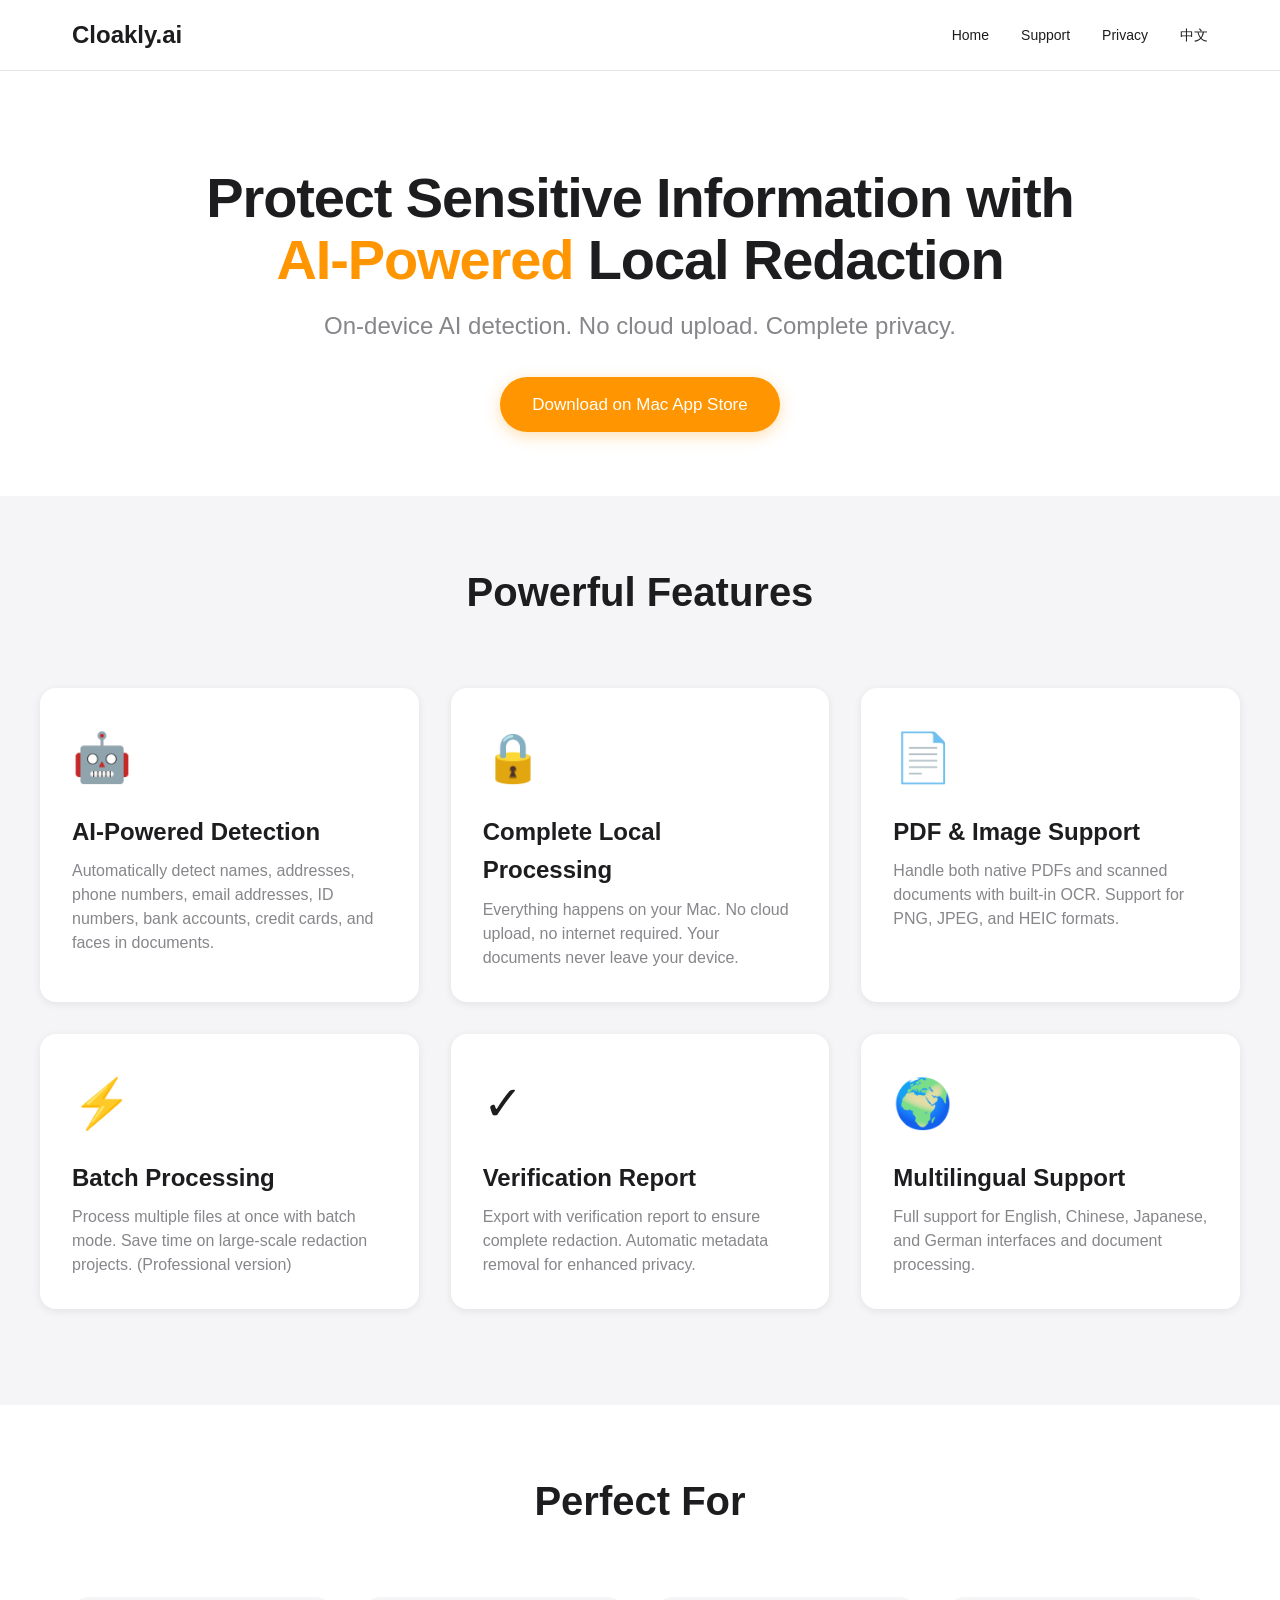
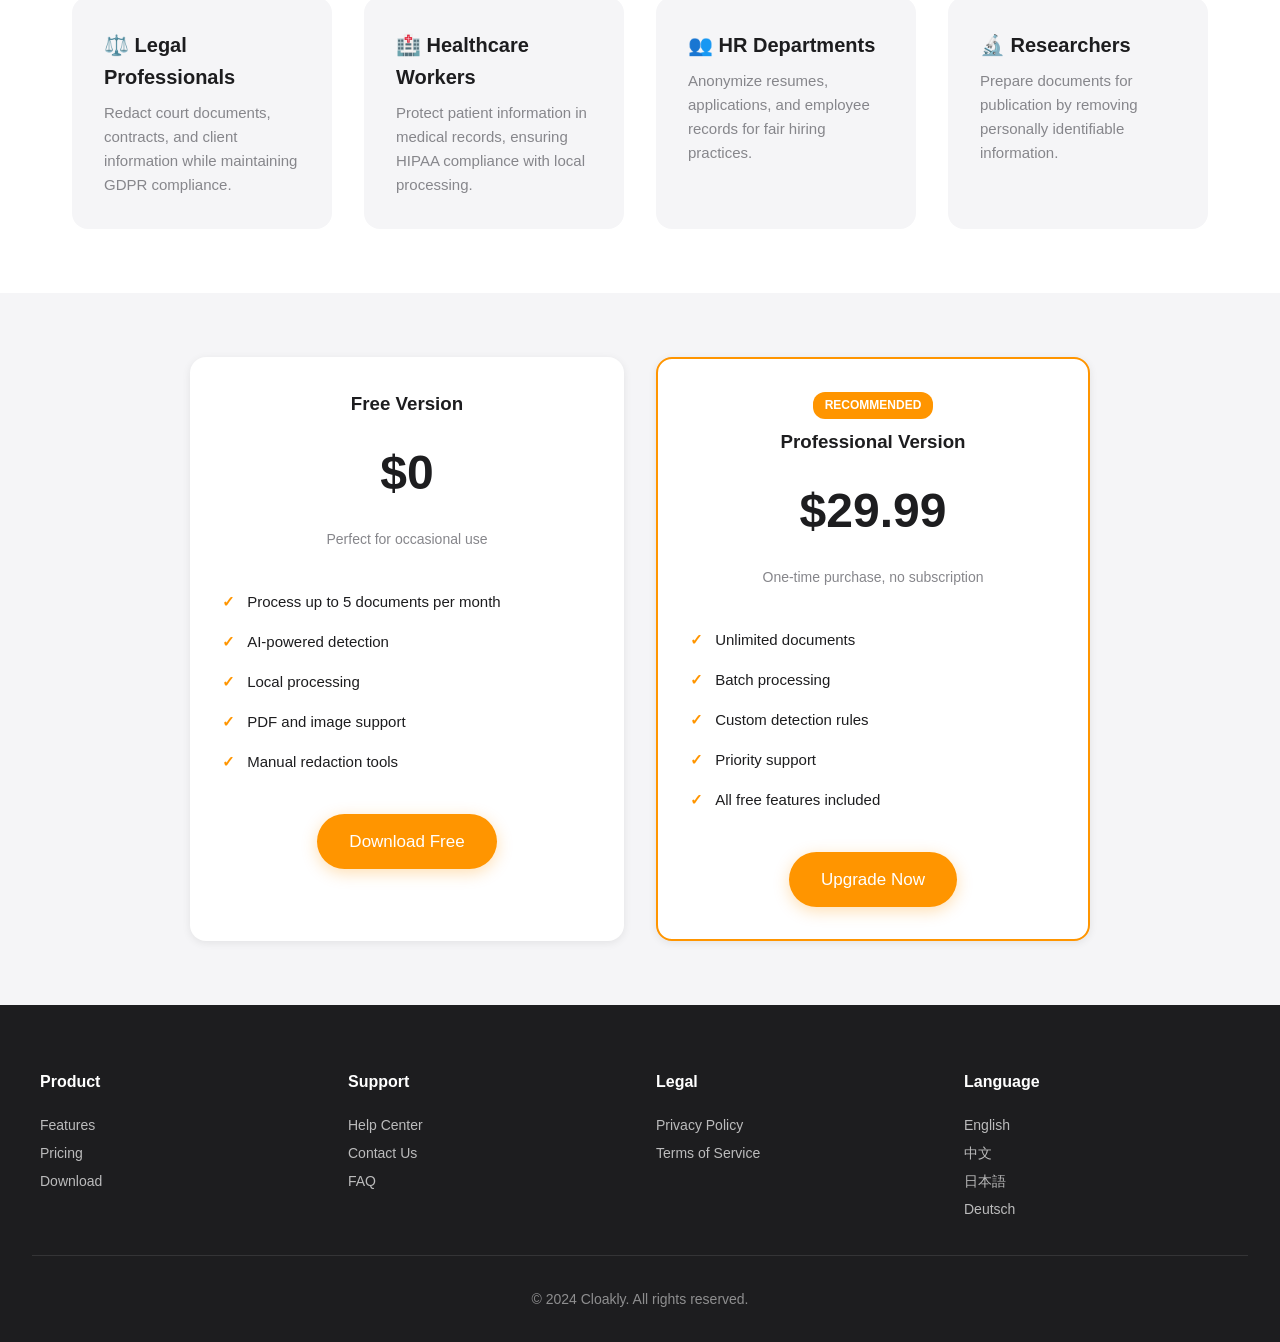
<file: index.html>
<!DOCTYPE html>
<html lang="en">
<head>
    <meta charset="UTF-8">
    <meta name="viewport" content="width=device-width, initial-scale=1.0">
    <meta name="description" content="Cloakly - AI-powered local document redaction tool. Protect sensitive information with on-device AI. No cloud upload, complete privacy.">
    <meta name="keywords" content="redaction, privacy, PDF, secure, local, document, AI, OCR, GDPR, confidential">
    <title>Cloakly - AI-Powered Local Document Redaction</title>
    <link rel="stylesheet" href="css/style.css">
</head>
<body>
    <header>
        <nav>
            <a href="index.html" class="logo">Cloakly.ai</a>
            <ul class="nav-links">
                <li><a href="index.html">Home</a></li>
                <li><a href="support.html">Support</a></li>
                <li><a href="privacy.html">Privacy</a></li>
                <li><a href="index-zh.html">中文</a></li>
            </ul>
        </nav>
    </header>

    <main>
        <section class="hero">
            <h1>Protect Sensitive Information with <span class="highlight">AI-Powered</span> Local Redaction</h1>
            <p>On-device AI detection. No cloud upload. Complete privacy.</p>
            <a href="https://apps.apple.com/app/cloakly" class="cta-button">Download on Mac App Store</a>
        </section>

        <section class="features">
            <div class="features-container">
                <h2 class="section-title">Powerful Features</h2>
                <div class="features-grid">
                    <div class="feature-card">
                        <div class="feature-icon">🤖</div>
                        <h3>AI-Powered Detection</h3>
                        <p>Automatically detect names, addresses, phone numbers, email addresses, ID numbers, bank accounts, credit cards, and faces in documents.</p>
                    </div>
                    <div class="feature-card">
                        <div class="feature-icon">🔒</div>
                        <h3>Complete Local Processing</h3>
                        <p>Everything happens on your Mac. No cloud upload, no internet required. Your documents never leave your device.</p>
                    </div>
                    <div class="feature-card">
                        <div class="feature-icon">📄</div>
                        <h3>PDF & Image Support</h3>
                        <p>Handle both native PDFs and scanned documents with built-in OCR. Support for PNG, JPEG, and HEIC formats.</p>
                    </div>
                    <div class="feature-card">
                        <div class="feature-icon">⚡</div>
                        <h3>Batch Processing</h3>
                        <p>Process multiple files at once with batch mode. Save time on large-scale redaction projects. (Professional version)</p>
                    </div>
                    <div class="feature-card">
                        <div class="feature-icon">✓</div>
                        <h3>Verification Report</h3>
                        <p>Export with verification report to ensure complete redaction. Automatic metadata removal for enhanced privacy.</p>
                    </div>
                    <div class="feature-card">
                        <div class="feature-icon">🌍</div>
                        <h3>Multilingual Support</h3>
                        <p>Full support for English, Chinese, Japanese, and German interfaces and document processing.</p>
                    </div>
                </div>
            </div>
        </section>

        <section class="use-cases">
            <h2 class="section-title">Perfect For</h2>
            <div class="use-cases-list">
                <div class="use-case">
                    <h3>⚖️ Legal Professionals</h3>
                    <p>Redact court documents, contracts, and client information while maintaining GDPR compliance.</p>
                </div>
                <div class="use-case">
                    <h3>🏥 Healthcare Workers</h3>
                    <p>Protect patient information in medical records, ensuring HIPAA compliance with local processing.</p>
                </div>
                <div class="use-case">
                    <h3>👥 HR Departments</h3>
                    <p>Anonymize resumes, applications, and employee records for fair hiring practices.</p>
                </div>
                <div class="use-case">
                    <h3>🔬 Researchers</h3>
                    <p>Prepare documents for publication by removing personally identifiable information.</p>
                </div>
            </div>
        </section>

        <section class="pricing">
            <div class="pricing-container">
                <div class="pricing-card">
                    <h3>Free Version</h3>
                    <p class="price">$0</p>
                    <p class="price-description">Perfect for occasional use</p>
                    <ul class="features-list">
                        <li>Process up to 5 documents per month</li>
                        <li>AI-powered detection</li>
                        <li>Local processing</li>
                        <li>PDF and image support</li>
                        <li>Manual redaction tools</li>
                    </ul>
                    <a href="https://apps.apple.com/app/cloakly" class="cta-button">Download Free</a>
                </div>
                <div class="pricing-card featured">
                    <span class="badge">RECOMMENDED</span>
                    <h3>Professional Version</h3>
                    <p class="price">$29.99</p>
                    <p class="price-description">One-time purchase, no subscription</p>
                    <ul class="features-list">
                        <li>Unlimited documents</li>
                        <li>Batch processing</li>
                        <li>Custom detection rules</li>
                        <li>Priority support</li>
                        <li>All free features included</li>
                    </ul>
                    <a href="https://apps.apple.com/app/cloakly" class="cta-button">Upgrade Now</a>
                </div>
            </div>
        </section>
    </main>

    <footer>
        <div class="footer-content">
            <div class="footer-section">
                <h4>Product</h4>
                <ul>
                    <li><a href="index.html">Features</a></li>
                    <li><a href="index.html#pricing">Pricing</a></li>
                    <li><a href="https://apps.apple.com/app/cloakly">Download</a></li>
                </ul>
            </div>
            <div class="footer-section">
                <h4>Support</h4>
                <ul>
                    <li><a href="support.html">Help Center</a></li>
                    <li><a href="support.html#contact">Contact Us</a></li>
                    <li><a href="support.html#faq">FAQ</a></li>
                </ul>
            </div>
            <div class="footer-section">
                <h4>Legal</h4>
                <ul>
                    <li><a href="privacy.html">Privacy Policy</a></li>
                    <li><a href="privacy.html#terms">Terms of Service</a></li>
                </ul>
            </div>
            <div class="footer-section">
                <h4>Language</h4>
                <ul>
                    <li><a href="index.html">English</a></li>
                    <li><a href="index-zh.html">中文</a></li>
                    <li><a href="index-ja.html">日本語</a></li>
                    <li><a href="index-de.html">Deutsch</a></li>
                </ul>
            </div>
        </div>
        <div class="footer-bottom">
            <p>&copy; 2024 Cloakly. All rights reserved.</p>
        </div>
    </footer>
</body>
</html>
</file>
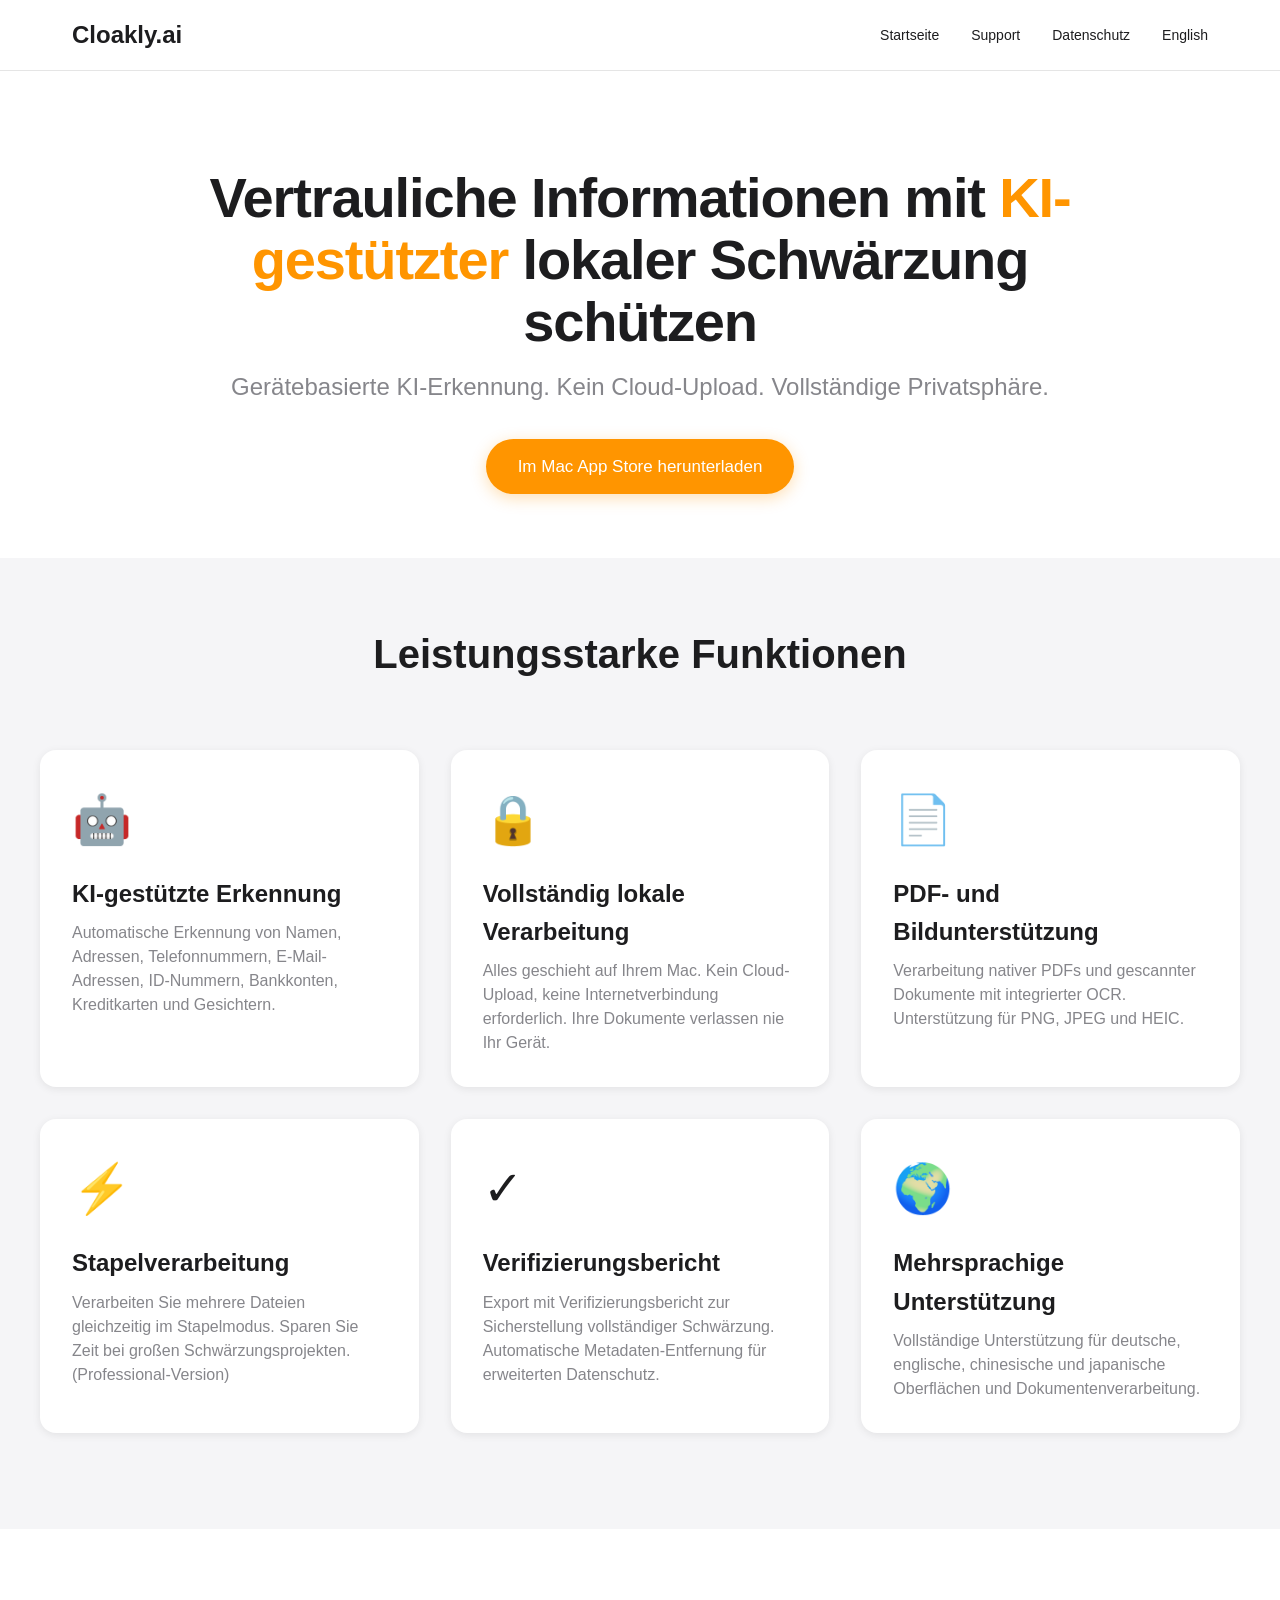
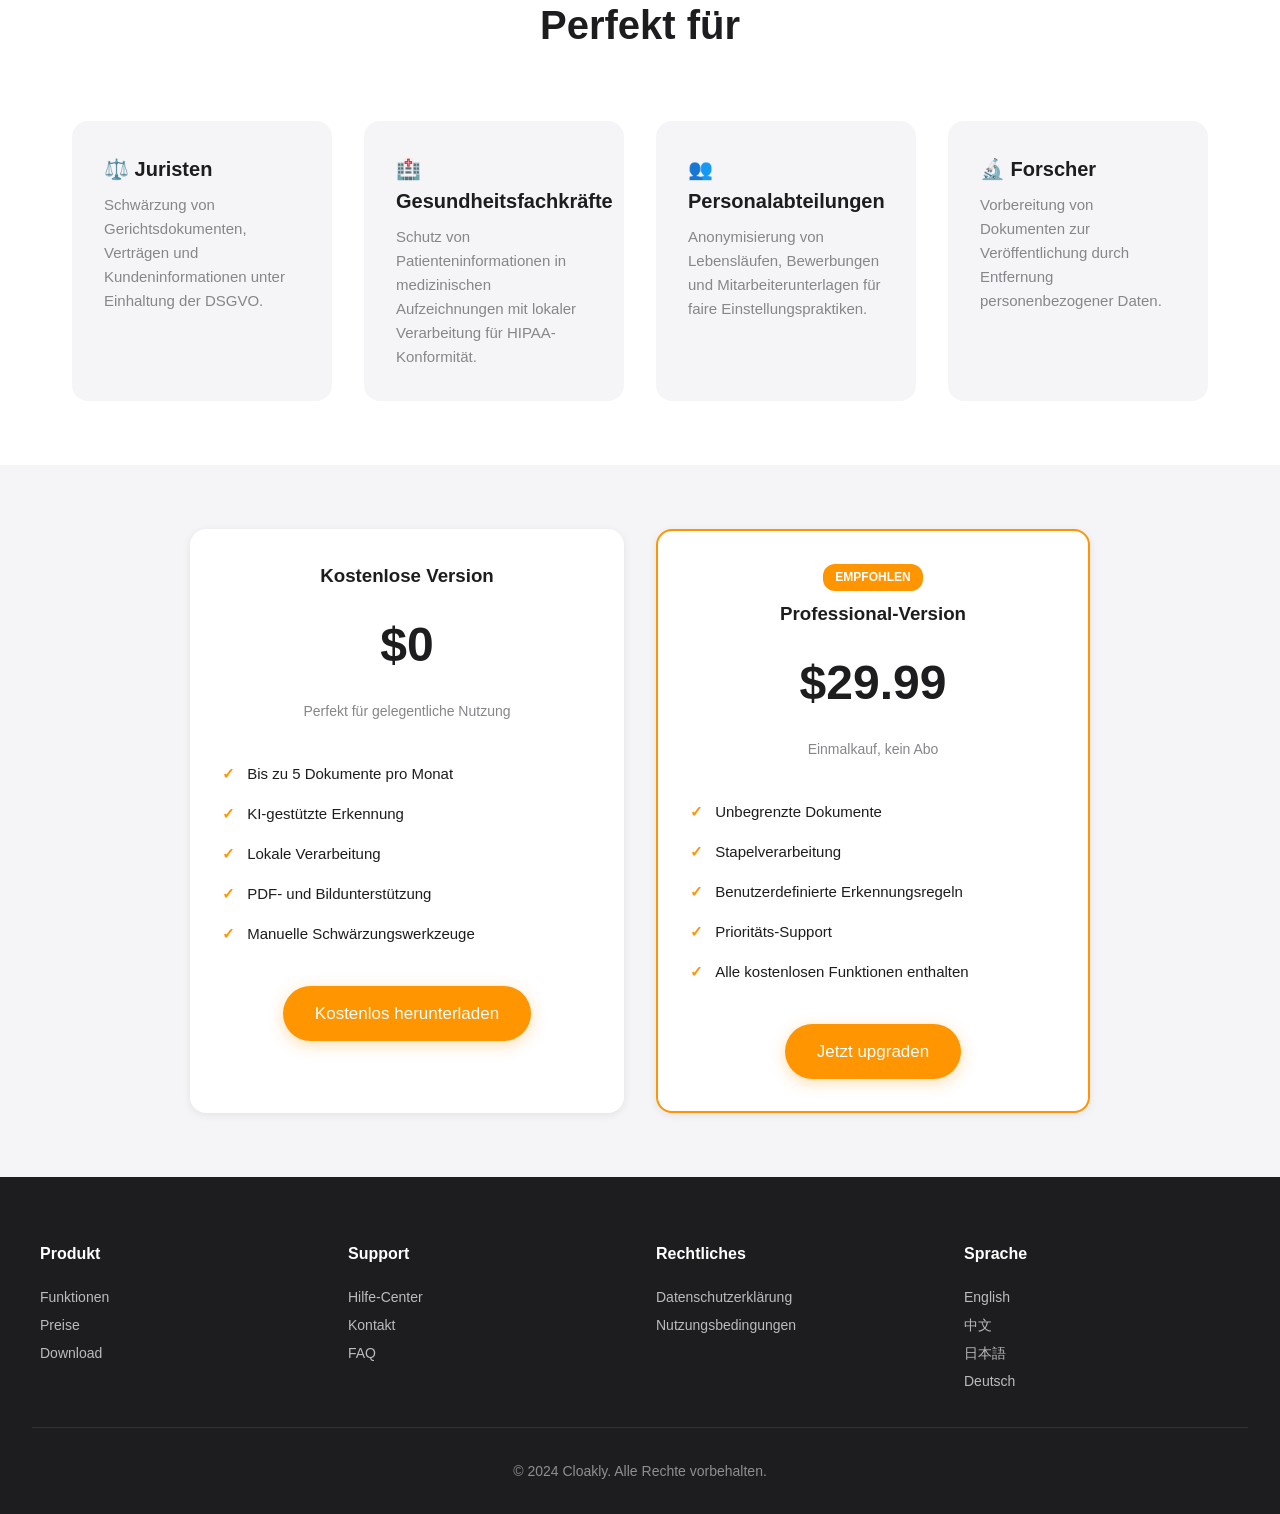
<file: index-de.html>
<!DOCTYPE html>
<html lang="de">
<head>
    <meta charset="UTF-8">
    <meta name="viewport" content="width=device-width, initial-scale=1.0">
    <meta name="description" content="Cloakly - KI-gestütztes lokales Dokumenten-Schwärzungstool. Schützen Sie vertrauliche Informationen mit gerätebasierter KI. Keine Cloud, vollständige Privatsphäre.">
    <meta name="keywords" content="Schwärzung,Datenschutz,PDF,sicher,lokal,Dokument,vertraulich,OCR,DSGVO,anonymisieren">
    <title>Cloakly - KI-gestützte lokale Dokumentenschwärzung</title>
    <link rel="stylesheet" href="css/style.css">
</head>
<body>
    <header>
        <nav>
            <a href="index-de.html" class="logo">Cloakly.ai</a>
            <ul class="nav-links">
                <li><a href="index-de.html">Startseite</a></li>
                <li><a href="support-de.html">Support</a></li>
                <li><a href="privacy-de.html">Datenschutz</a></li>
                <li><a href="index.html">English</a></li>
            </ul>
        </nav>
    </header>

    <main>
        <section class="hero">
            <h1>Vertrauliche Informationen mit <span class="highlight">KI-gestützter</span> lokaler Schwärzung schützen</h1>
            <p>Gerätebasierte KI-Erkennung. Kein Cloud-Upload. Vollständige Privatsphäre.</p>
            <a href="https://apps.apple.com/app/cloakly" class="cta-button">Im Mac App Store herunterladen</a>
        </section>

        <section class="features">
            <div class="features-container">
                <h2 class="section-title">Leistungsstarke Funktionen</h2>
                <div class="features-grid">
                    <div class="feature-card">
                        <div class="feature-icon">🤖</div>
                        <h3>KI-gestützte Erkennung</h3>
                        <p>Automatische Erkennung von Namen, Adressen, Telefonnummern, E-Mail-Adressen, ID-Nummern, Bankkonten, Kreditkarten und Gesichtern.</p>
                    </div>
                    <div class="feature-card">
                        <div class="feature-icon">🔒</div>
                        <h3>Vollständig lokale Verarbeitung</h3>
                        <p>Alles geschieht auf Ihrem Mac. Kein Cloud-Upload, keine Internetverbindung erforderlich. Ihre Dokumente verlassen nie Ihr Gerät.</p>
                    </div>
                    <div class="feature-card">
                        <div class="feature-icon">📄</div>
                        <h3>PDF- und Bildunterstützung</h3>
                        <p>Verarbeitung nativer PDFs und gescannter Dokumente mit integrierter OCR. Unterstützung für PNG, JPEG und HEIC.</p>
                    </div>
                    <div class="feature-card">
                        <div class="feature-icon">⚡</div>
                        <h3>Stapelverarbeitung</h3>
                        <p>Verarbeiten Sie mehrere Dateien gleichzeitig im Stapelmodus. Sparen Sie Zeit bei großen Schwärzungsprojekten. (Professional-Version)</p>
                    </div>
                    <div class="feature-card">
                        <div class="feature-icon">✓</div>
                        <h3>Verifizierungsbericht</h3>
                        <p>Export mit Verifizierungsbericht zur Sicherstellung vollständiger Schwärzung. Automatische Metadaten-Entfernung für erweiterten Datenschutz.</p>
                    </div>
                    <div class="feature-card">
                        <div class="feature-icon">🌍</div>
                        <h3>Mehrsprachige Unterstützung</h3>
                        <p>Vollständige Unterstützung für deutsche, englische, chinesische und japanische Oberflächen und Dokumentenverarbeitung.</p>
                    </div>
                </div>
            </div>
        </section>

        <section class="use-cases">
            <h2 class="section-title">Perfekt für</h2>
            <div class="use-cases-list">
                <div class="use-case">
                    <h3>⚖️ Juristen</h3>
                    <p>Schwärzung von Gerichtsdokumenten, Verträgen und Kundeninformationen unter Einhaltung der DSGVO.</p>
                </div>
                <div class="use-case">
                    <h3>🏥 Gesundheitsfachkräfte</h3>
                    <p>Schutz von Patienteninformationen in medizinischen Aufzeichnungen mit lokaler Verarbeitung für HIPAA-Konformität.</p>
                </div>
                <div class="use-case">
                    <h3>👥 Personalabteilungen</h3>
                    <p>Anonymisierung von Lebensläufen, Bewerbungen und Mitarbeiterunterlagen für faire Einstellungspraktiken.</p>
                </div>
                <div class="use-case">
                    <h3>🔬 Forscher</h3>
                    <p>Vorbereitung von Dokumenten zur Veröffentlichung durch Entfernung personenbezogener Daten.</p>
                </div>
            </div>
        </section>

        <section class="pricing">
            <div class="pricing-container">
                <div class="pricing-card">
                    <h3>Kostenlose Version</h3>
                    <p class="price">$0</p>
                    <p class="price-description">Perfekt für gelegentliche Nutzung</p>
                    <ul class="features-list">
                        <li>Bis zu 5 Dokumente pro Monat</li>
                        <li>KI-gestützte Erkennung</li>
                        <li>Lokale Verarbeitung</li>
                        <li>PDF- und Bildunterstützung</li>
                        <li>Manuelle Schwärzungswerkzeuge</li>
                    </ul>
                    <a href="https://apps.apple.com/app/cloakly" class="cta-button">Kostenlos herunterladen</a>
                </div>
                <div class="pricing-card featured">
                    <span class="badge">EMPFOHLEN</span>
                    <h3>Professional-Version</h3>
                    <p class="price">$29.99</p>
                    <p class="price-description">Einmalkauf, kein Abo</p>
                    <ul class="features-list">
                        <li>Unbegrenzte Dokumente</li>
                        <li>Stapelverarbeitung</li>
                        <li>Benutzerdefinierte Erkennungsregeln</li>
                        <li>Prioritäts-Support</li>
                        <li>Alle kostenlosen Funktionen enthalten</li>
                    </ul>
                    <a href="https://apps.apple.com/app/cloakly" class="cta-button">Jetzt upgraden</a>
                </div>
            </div>
        </section>
    </main>

    <footer>
        <div class="footer-content">
            <div class="footer-section">
                <h4>Produkt</h4>
                <ul>
                    <li><a href="index-de.html">Funktionen</a></li>
                    <li><a href="index-de.html#pricing">Preise</a></li>
                    <li><a href="https://apps.apple.com/app/cloakly">Download</a></li>
                </ul>
            </div>
            <div class="footer-section">
                <h4>Support</h4>
                <ul>
                    <li><a href="support-de.html">Hilfe-Center</a></li>
                    <li><a href="support-de.html#contact">Kontakt</a></li>
                    <li><a href="support-de.html#faq">FAQ</a></li>
                </ul>
            </div>
            <div class="footer-section">
                <h4>Rechtliches</h4>
                <ul>
                    <li><a href="privacy-de.html">Datenschutzerklärung</a></li>
                    <li><a href="privacy-de.html#terms">Nutzungsbedingungen</a></li>
                </ul>
            </div>
            <div class="footer-section">
                <h4>Sprache</h4>
                <ul>
                    <li><a href="index.html">English</a></li>
                    <li><a href="index-zh.html">中文</a></li>
                    <li><a href="index-ja.html">日本語</a></li>
                    <li><a href="index-de.html">Deutsch</a></li>
                </ul>
            </div>
        </div>
        <div class="footer-bottom">
            <p>&copy; 2024 Cloakly. Alle Rechte vorbehalten.</p>
        </div>
    </footer>
</body>
</html>
</file>
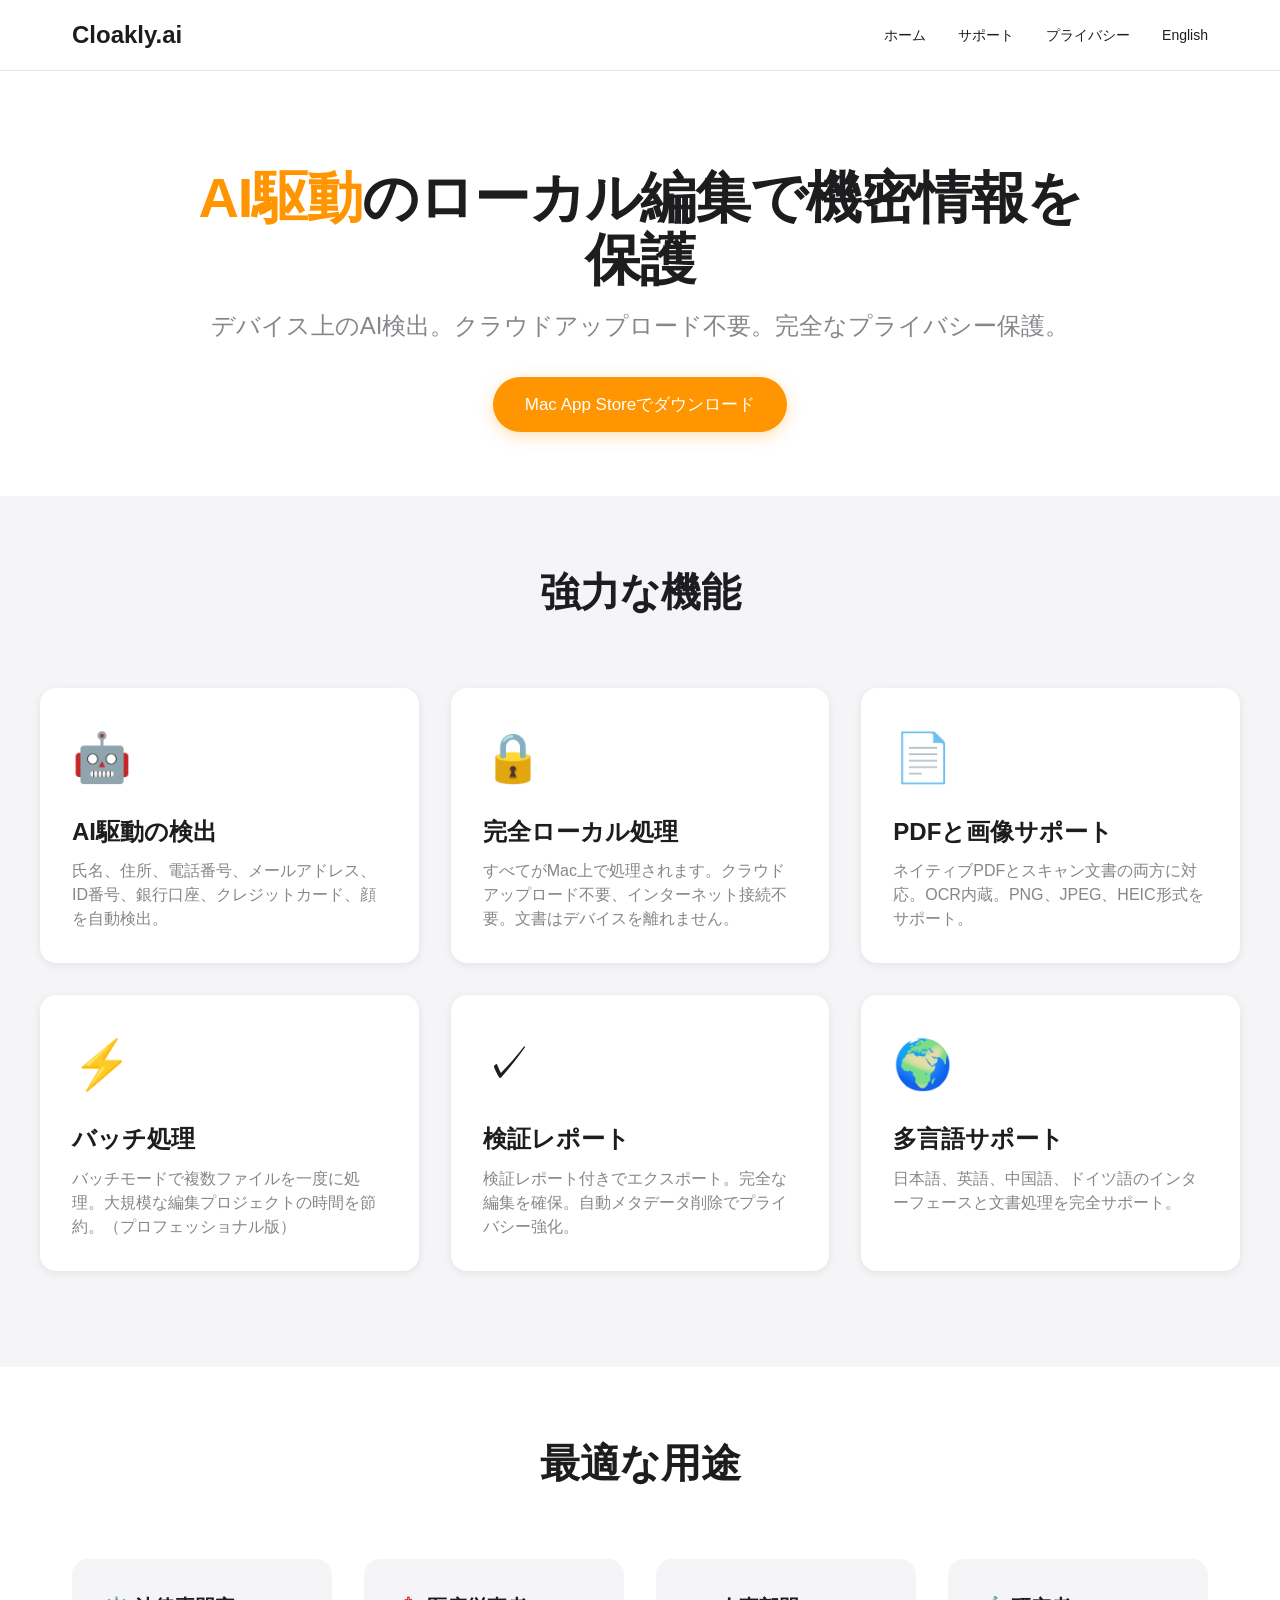
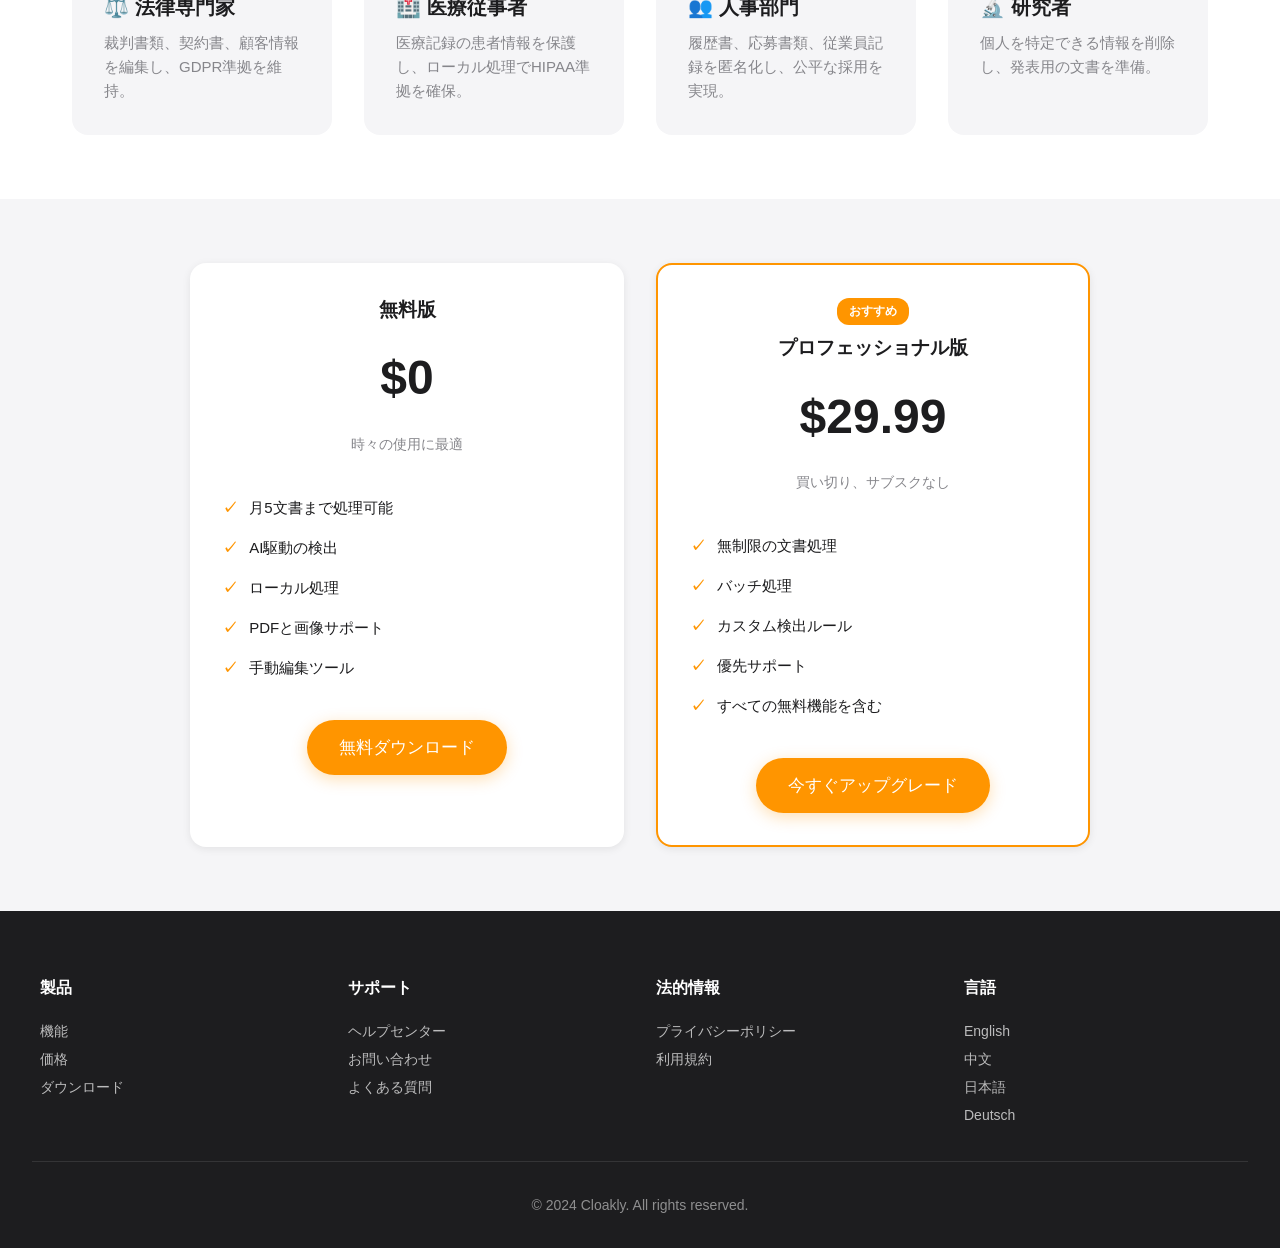
<file: index-ja.html>
<!DOCTYPE html>
<html lang="ja">
<head>
    <meta charset="UTF-8">
    <meta name="viewport" content="width=device-width, initial-scale=1.0">
    <meta name="description" content="Cloakly - AI駆動のローカル文書編集ツール。デバイス上のAIで機密情報を保護。クラウド不要、完全なプライバシー保護。">
    <meta name="keywords" content="編集,プライバシー,PDF,セキュア,ローカル,文書,機密,OCR,個人情報保護,匿名化">
    <title>Cloakly - AI駆動のローカル文書編集ツール</title>
    <link rel="stylesheet" href="css/style.css">
</head>
<body>
    <header>
        <nav>
            <a href="index-ja.html" class="logo">Cloakly.ai</a>
            <ul class="nav-links">
                <li><a href="index-ja.html">ホーム</a></li>
                <li><a href="support-ja.html">サポート</a></li>
                <li><a href="privacy-ja.html">プライバシー</a></li>
                <li><a href="index.html">English</a></li>
            </ul>
        </nav>
    </header>

    <main>
        <section class="hero">
            <h1><span class="highlight">AI駆動</span>のローカル編集で機密情報を保護</h1>
            <p>デバイス上のAI検出。クラウドアップロード不要。完全なプライバシー保護。</p>
            <a href="https://apps.apple.com/app/cloakly" class="cta-button">Mac App Storeでダウンロード</a>
        </section>

        <section class="features">
            <div class="features-container">
                <h2 class="section-title">強力な機能</h2>
                <div class="features-grid">
                    <div class="feature-card">
                        <div class="feature-icon">🤖</div>
                        <h3>AI駆動の検出</h3>
                        <p>氏名、住所、電話番号、メールアドレス、ID番号、銀行口座、クレジットカード、顔を自動検出。</p>
                    </div>
                    <div class="feature-card">
                        <div class="feature-icon">🔒</div>
                        <h3>完全ローカル処理</h3>
                        <p>すべてがMac上で処理されます。クラウドアップロード不要、インターネット接続不要。文書はデバイスを離れません。</p>
                    </div>
                    <div class="feature-card">
                        <div class="feature-icon">📄</div>
                        <h3>PDFと画像サポート</h3>
                        <p>ネイティブPDFとスキャン文書の両方に対応。OCR内蔵。PNG、JPEG、HEIC形式をサポート。</p>
                    </div>
                    <div class="feature-card">
                        <div class="feature-icon">⚡</div>
                        <h3>バッチ処理</h3>
                        <p>バッチモードで複数ファイルを一度に処理。大規模な編集プロジェクトの時間を節約。（プロフェッショナル版）</p>
                    </div>
                    <div class="feature-card">
                        <div class="feature-icon">✓</div>
                        <h3>検証レポート</h3>
                        <p>検証レポート付きでエクスポート。完全な編集を確保。自動メタデータ削除でプライバシー強化。</p>
                    </div>
                    <div class="feature-card">
                        <div class="feature-icon">🌍</div>
                        <h3>多言語サポート</h3>
                        <p>日本語、英語、中国語、ドイツ語のインターフェースと文書処理を完全サポート。</p>
                    </div>
                </div>
            </div>
        </section>

        <section class="use-cases">
            <h2 class="section-title">最適な用途</h2>
            <div class="use-cases-list">
                <div class="use-case">
                    <h3>⚖️ 法律専門家</h3>
                    <p>裁判書類、契約書、顧客情報を編集し、GDPR準拠を維持。</p>
                </div>
                <div class="use-case">
                    <h3>🏥 医療従事者</h3>
                    <p>医療記録の患者情報を保護し、ローカル処理でHIPAA準拠を確保。</p>
                </div>
                <div class="use-case">
                    <h3>👥 人事部門</h3>
                    <p>履歴書、応募書類、従業員記録を匿名化し、公平な採用を実現。</p>
                </div>
                <div class="use-case">
                    <h3>🔬 研究者</h3>
                    <p>個人を特定できる情報を削除し、発表用の文書を準備。</p>
                </div>
            </div>
        </section>

        <section class="pricing">
            <div class="pricing-container">
                <div class="pricing-card">
                    <h3>無料版</h3>
                    <p class="price">$0</p>
                    <p class="price-description">時々の使用に最適</p>
                    <ul class="features-list">
                        <li>月5文書まで処理可能</li>
                        <li>AI駆動の検出</li>
                        <li>ローカル処理</li>
                        <li>PDFと画像サポート</li>
                        <li>手動編集ツール</li>
                    </ul>
                    <a href="https://apps.apple.com/app/cloakly" class="cta-button">無料ダウンロード</a>
                </div>
                <div class="pricing-card featured">
                    <span class="badge">おすすめ</span>
                    <h3>プロフェッショナル版</h3>
                    <p class="price">$29.99</p>
                    <p class="price-description">買い切り、サブスクなし</p>
                    <ul class="features-list">
                        <li>無制限の文書処理</li>
                        <li>バッチ処理</li>
                        <li>カスタム検出ルール</li>
                        <li>優先サポート</li>
                        <li>すべての無料機能を含む</li>
                    </ul>
                    <a href="https://apps.apple.com/app/cloakly" class="cta-button">今すぐアップグレード</a>
                </div>
            </div>
        </section>
    </main>

    <footer>
        <div class="footer-content">
            <div class="footer-section">
                <h4>製品</h4>
                <ul>
                    <li><a href="index-ja.html">機能</a></li>
                    <li><a href="index-ja.html#pricing">価格</a></li>
                    <li><a href="https://apps.apple.com/app/cloakly">ダウンロード</a></li>
                </ul>
            </div>
            <div class="footer-section">
                <h4>サポート</h4>
                <ul>
                    <li><a href="support-ja.html">ヘルプセンター</a></li>
                    <li><a href="support-ja.html#contact">お問い合わせ</a></li>
                    <li><a href="support-ja.html#faq">よくある質問</a></li>
                </ul>
            </div>
            <div class="footer-section">
                <h4>法的情報</h4>
                <ul>
                    <li><a href="privacy-ja.html">プライバシーポリシー</a></li>
                    <li><a href="privacy-ja.html#terms">利用規約</a></li>
                </ul>
            </div>
            <div class="footer-section">
                <h4>言語</h4>
                <ul>
                    <li><a href="index.html">English</a></li>
                    <li><a href="index-zh.html">中文</a></li>
                    <li><a href="index-ja.html">日本語</a></li>
                    <li><a href="index-de.html">Deutsch</a></li>
                </ul>
            </div>
        </div>
        <div class="footer-bottom">
            <p>&copy; 2024 Cloakly. All rights reserved.</p>
        </div>
    </footer>
</body>
</html>
</file>
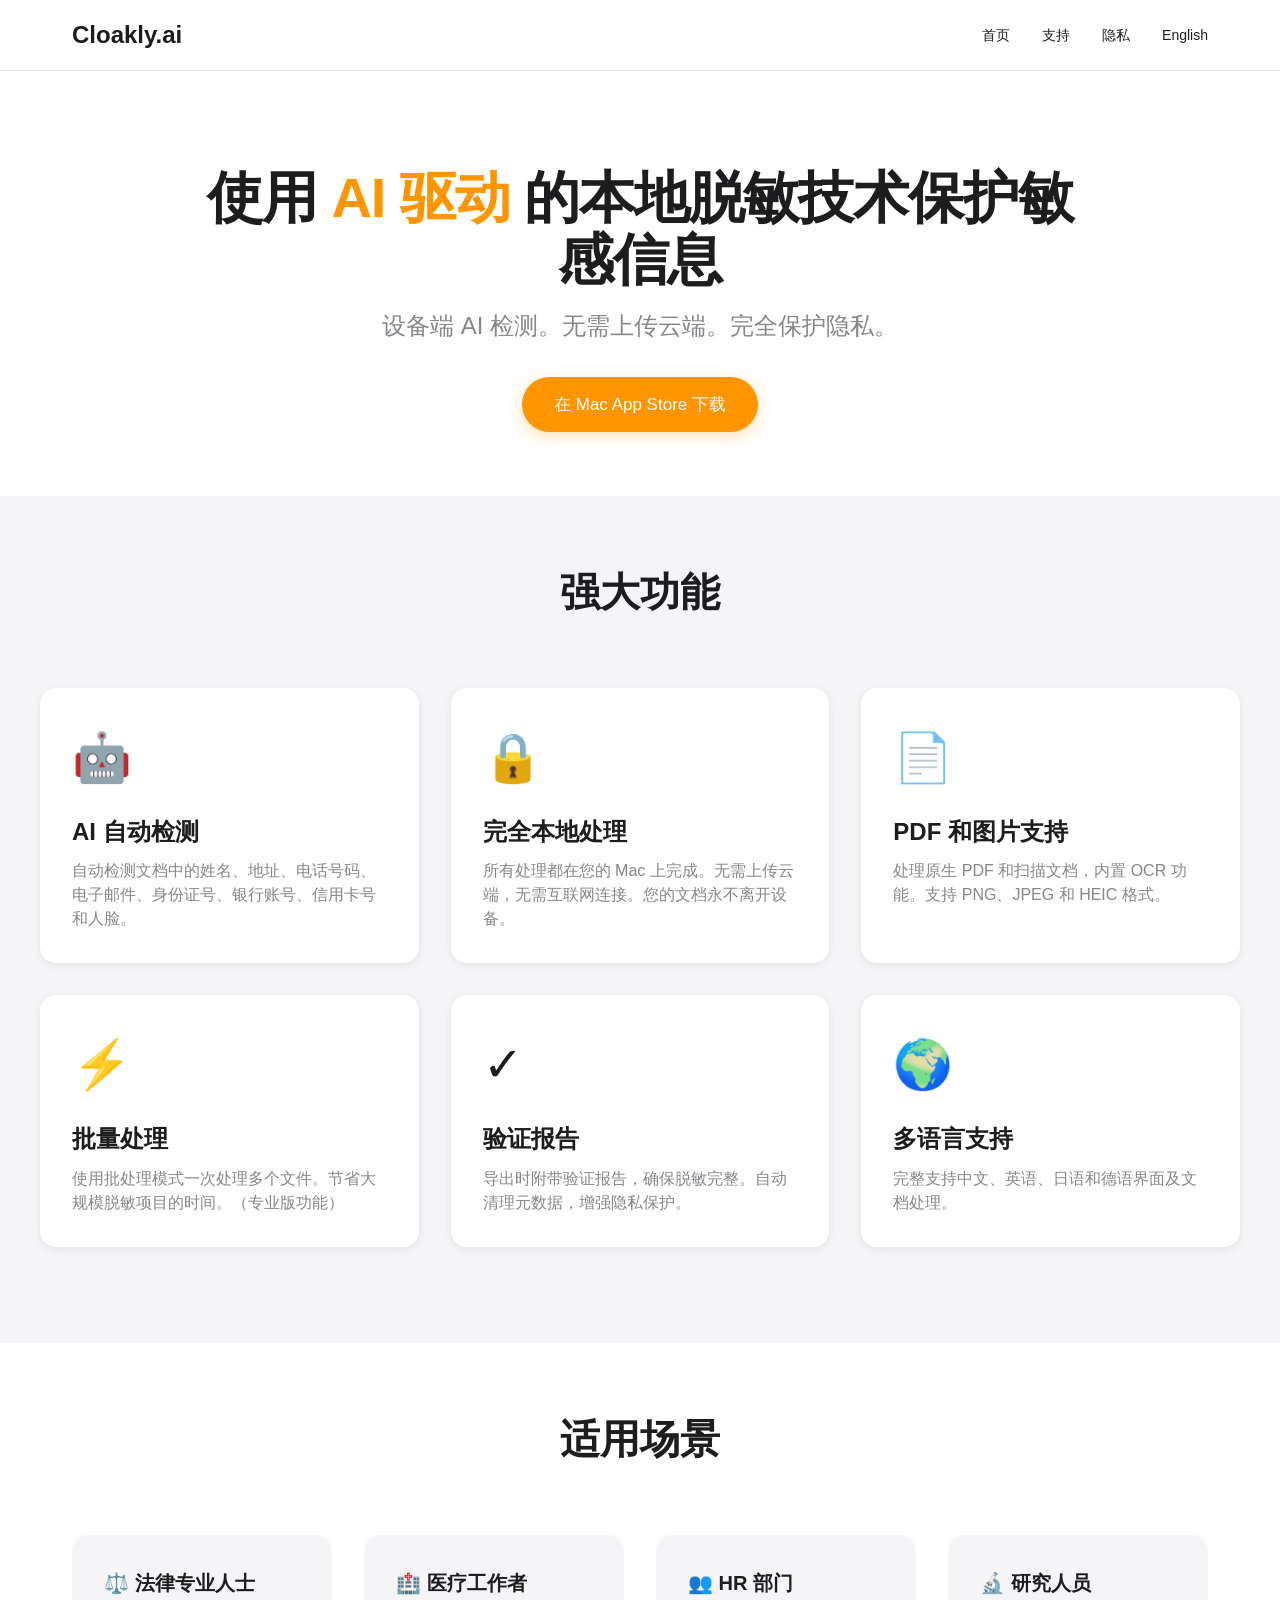
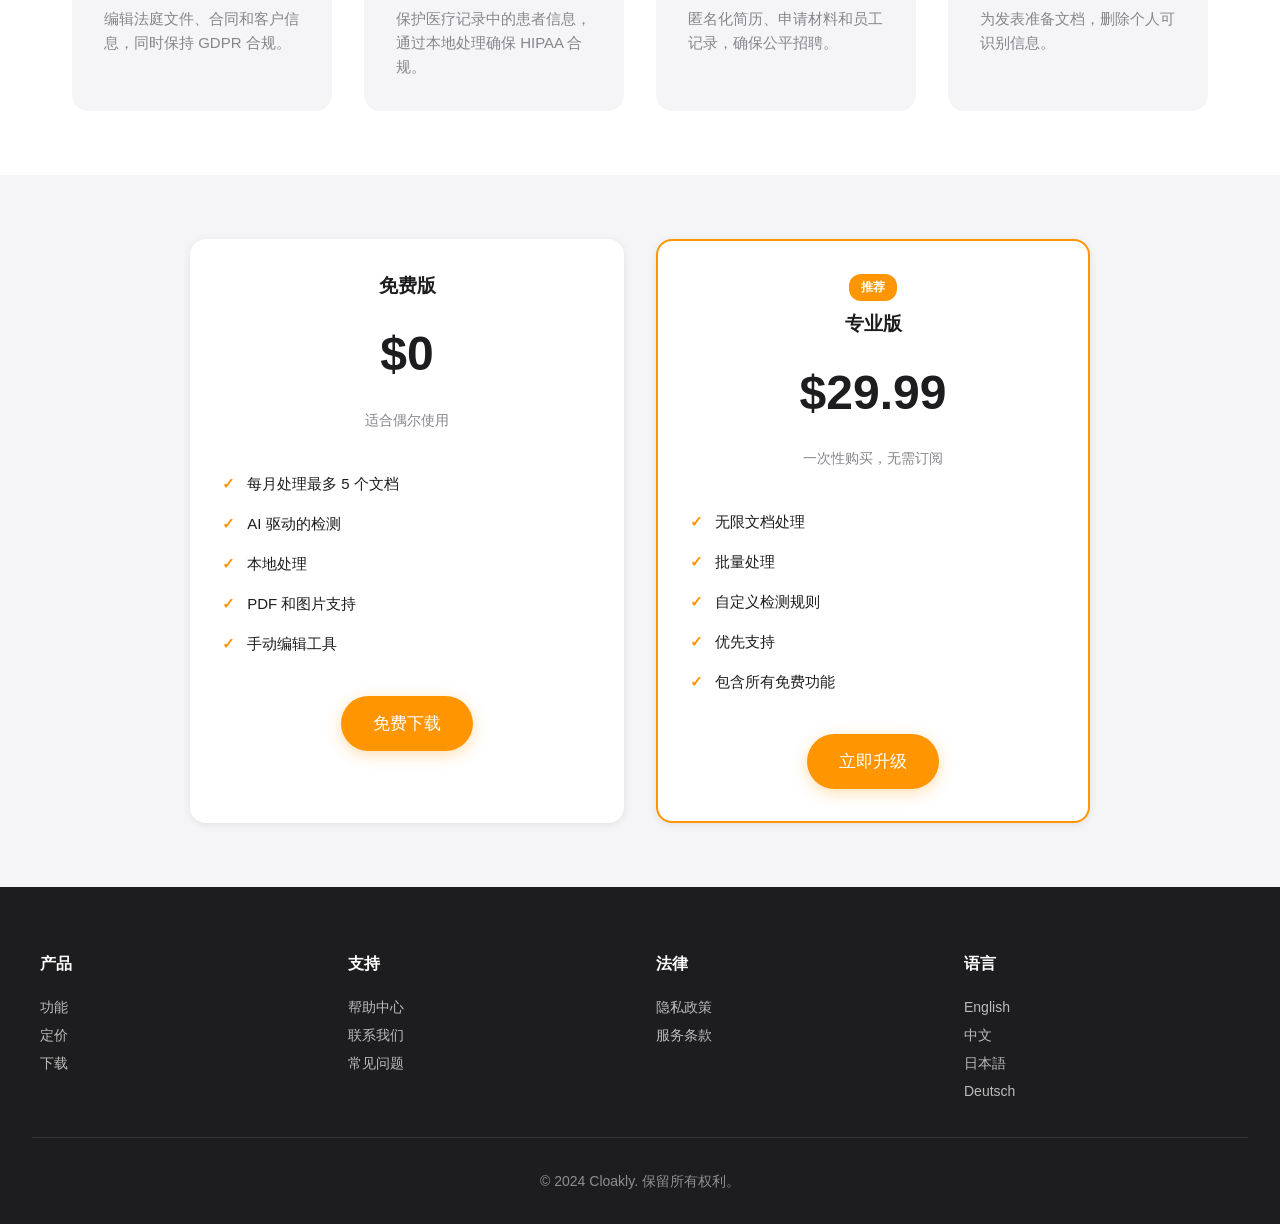
<file: index-zh.html>
<!DOCTYPE html>
<html lang="zh-Hans">
<head>
    <meta charset="UTF-8">
    <meta name="viewport" content="width=device-width, initial-scale=1.0">
    <meta name="description" content="Cloakly - AI 驱动的本地文档脱敏工具。使用设备端 AI 保护敏感信息。无需上传云端，完全保护隐私。">
    <meta name="keywords" content="脱敏,隐私保护,PDF,文档,安全,本地,敏感信息,机密,OCR,数据保护">
    <title>Cloakly - AI 驱动的本地文档脱敏工具</title>
    <link rel="stylesheet" href="css/style.css">
</head>
<body>
    <header>
        <nav>
            <a href="index-zh.html" class="logo">Cloakly.ai</a>
            <ul class="nav-links">
                <li><a href="index-zh.html">首页</a></li>
                <li><a href="support-zh.html">支持</a></li>
                <li><a href="privacy-zh.html">隐私</a></li>
                <li><a href="index.html">English</a></li>
            </ul>
        </nav>
    </header>

    <main>
        <section class="hero">
            <h1>使用 <span class="highlight">AI 驱动</span> 的本地脱敏技术保护敏感信息</h1>
            <p>设备端 AI 检测。无需上传云端。完全保护隐私。</p>
            <a href="https://apps.apple.com/app/cloakly" class="cta-button">在 Mac App Store 下载</a>
        </section>

        <section class="features">
            <div class="features-container">
                <h2 class="section-title">强大功能</h2>
                <div class="features-grid">
                    <div class="feature-card">
                        <div class="feature-icon">🤖</div>
                        <h3>AI 自动检测</h3>
                        <p>自动检测文档中的姓名、地址、电话号码、电子邮件、身份证号、银行账号、信用卡号和人脸。</p>
                    </div>
                    <div class="feature-card">
                        <div class="feature-icon">🔒</div>
                        <h3>完全本地处理</h3>
                        <p>所有处理都在您的 Mac 上完成。无需上传云端，无需互联网连接。您的文档永不离开设备。</p>
                    </div>
                    <div class="feature-card">
                        <div class="feature-icon">📄</div>
                        <h3>PDF 和图片支持</h3>
                        <p>处理原生 PDF 和扫描文档，内置 OCR 功能。支持 PNG、JPEG 和 HEIC 格式。</p>
                    </div>
                    <div class="feature-card">
                        <div class="feature-icon">⚡</div>
                        <h3>批量处理</h3>
                        <p>使用批处理模式一次处理多个文件。节省大规模脱敏项目的时间。（专业版功能）</p>
                    </div>
                    <div class="feature-card">
                        <div class="feature-icon">✓</div>
                        <h3>验证报告</h3>
                        <p>导出时附带验证报告，确保脱敏完整。自动清理元数据，增强隐私保护。</p>
                    </div>
                    <div class="feature-card">
                        <div class="feature-icon">🌍</div>
                        <h3>多语言支持</h3>
                        <p>完整支持中文、英语、日语和德语界面及文档处理。</p>
                    </div>
                </div>
            </div>
        </section>

        <section class="use-cases">
            <h2 class="section-title">适用场景</h2>
            <div class="use-cases-list">
                <div class="use-case">
                    <h3>⚖️ 法律专业人士</h3>
                    <p>编辑法庭文件、合同和客户信息，同时保持 GDPR 合规。</p>
                </div>
                <div class="use-case">
                    <h3>🏥 医疗工作者</h3>
                    <p>保护医疗记录中的患者信息，通过本地处理确保 HIPAA 合规。</p>
                </div>
                <div class="use-case">
                    <h3>👥 HR 部门</h3>
                    <p>匿名化简历、申请材料和员工记录，确保公平招聘。</p>
                </div>
                <div class="use-case">
                    <h3>🔬 研究人员</h3>
                    <p>为发表准备文档，删除个人可识别信息。</p>
                </div>
            </div>
        </section>

        <section class="pricing">
            <div class="pricing-container">
                <div class="pricing-card">
                    <h3>免费版</h3>
                    <p class="price">$0</p>
                    <p class="price-description">适合偶尔使用</p>
                    <ul class="features-list">
                        <li>每月处理最多 5 个文档</li>
                        <li>AI 驱动的检测</li>
                        <li>本地处理</li>
                        <li>PDF 和图片支持</li>
                        <li>手动编辑工具</li>
                    </ul>
                    <a href="https://apps.apple.com/app/cloakly" class="cta-button">免费下载</a>
                </div>
                <div class="pricing-card featured">
                    <span class="badge">推荐</span>
                    <h3>专业版</h3>
                    <p class="price">$29.99</p>
                    <p class="price-description">一次性购买，无需订阅</p>
                    <ul class="features-list">
                        <li>无限文档处理</li>
                        <li>批量处理</li>
                        <li>自定义检测规则</li>
                        <li>优先支持</li>
                        <li>包含所有免费功能</li>
                    </ul>
                    <a href="https://apps.apple.com/app/cloakly" class="cta-button">立即升级</a>
                </div>
            </div>
        </section>
    </main>

    <footer>
        <div class="footer-content">
            <div class="footer-section">
                <h4>产品</h4>
                <ul>
                    <li><a href="index-zh.html">功能</a></li>
                    <li><a href="index-zh.html#pricing">定价</a></li>
                    <li><a href="https://apps.apple.com/app/cloakly">下载</a></li>
                </ul>
            </div>
            <div class="footer-section">
                <h4>支持</h4>
                <ul>
                    <li><a href="support-zh.html">帮助中心</a></li>
                    <li><a href="support-zh.html#contact">联系我们</a></li>
                    <li><a href="support-zh.html#faq">常见问题</a></li>
                </ul>
            </div>
            <div class="footer-section">
                <h4>法律</h4>
                <ul>
                    <li><a href="privacy-zh.html">隐私政策</a></li>
                    <li><a href="privacy-zh.html#terms">服务条款</a></li>
                </ul>
            </div>
            <div class="footer-section">
                <h4>语言</h4>
                <ul>
                    <li><a href="index.html">English</a></li>
                    <li><a href="index-zh.html">中文</a></li>
                    <li><a href="index-ja.html">日本語</a></li>
                    <li><a href="index-de.html">Deutsch</a></li>
                </ul>
            </div>
        </div>
        <div class="footer-bottom">
            <p>&copy; 2024 Cloakly. 保留所有权利。</p>
        </div>
    </footer>
</body>
</html>
</file>
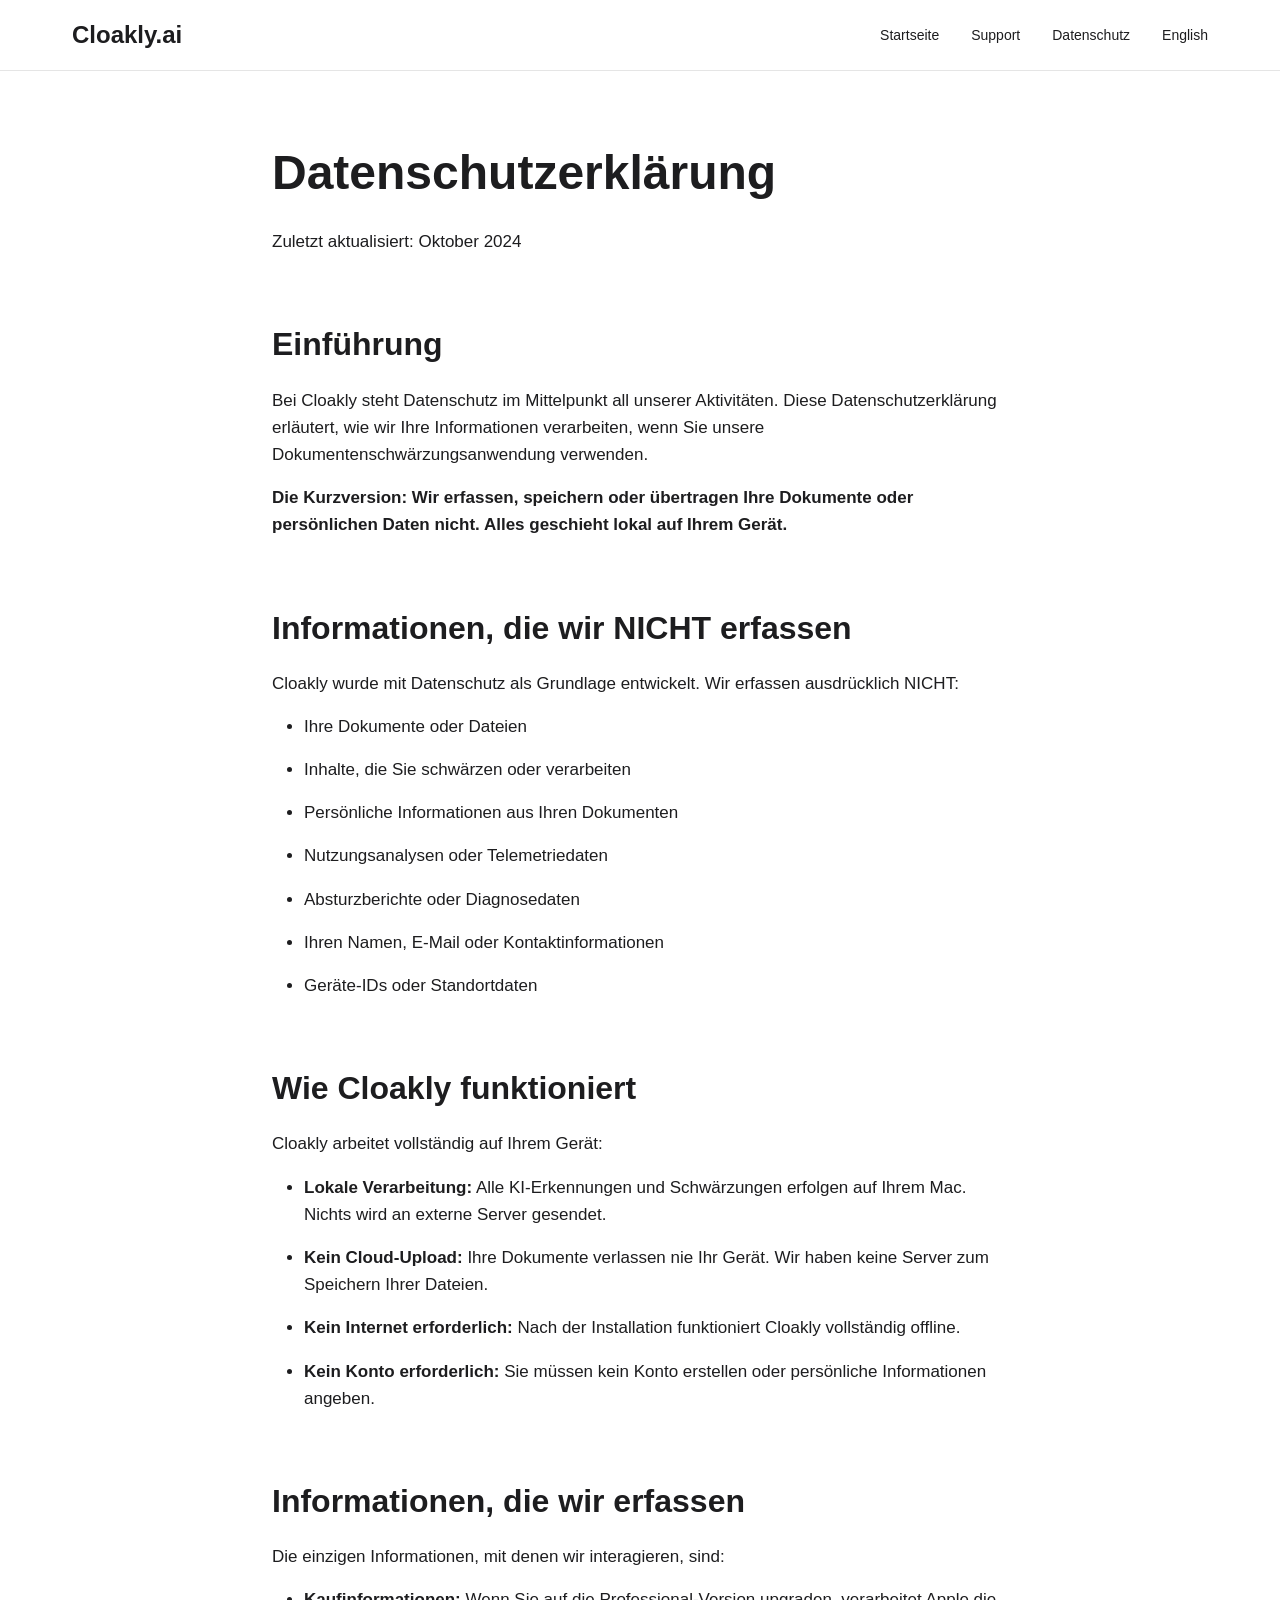
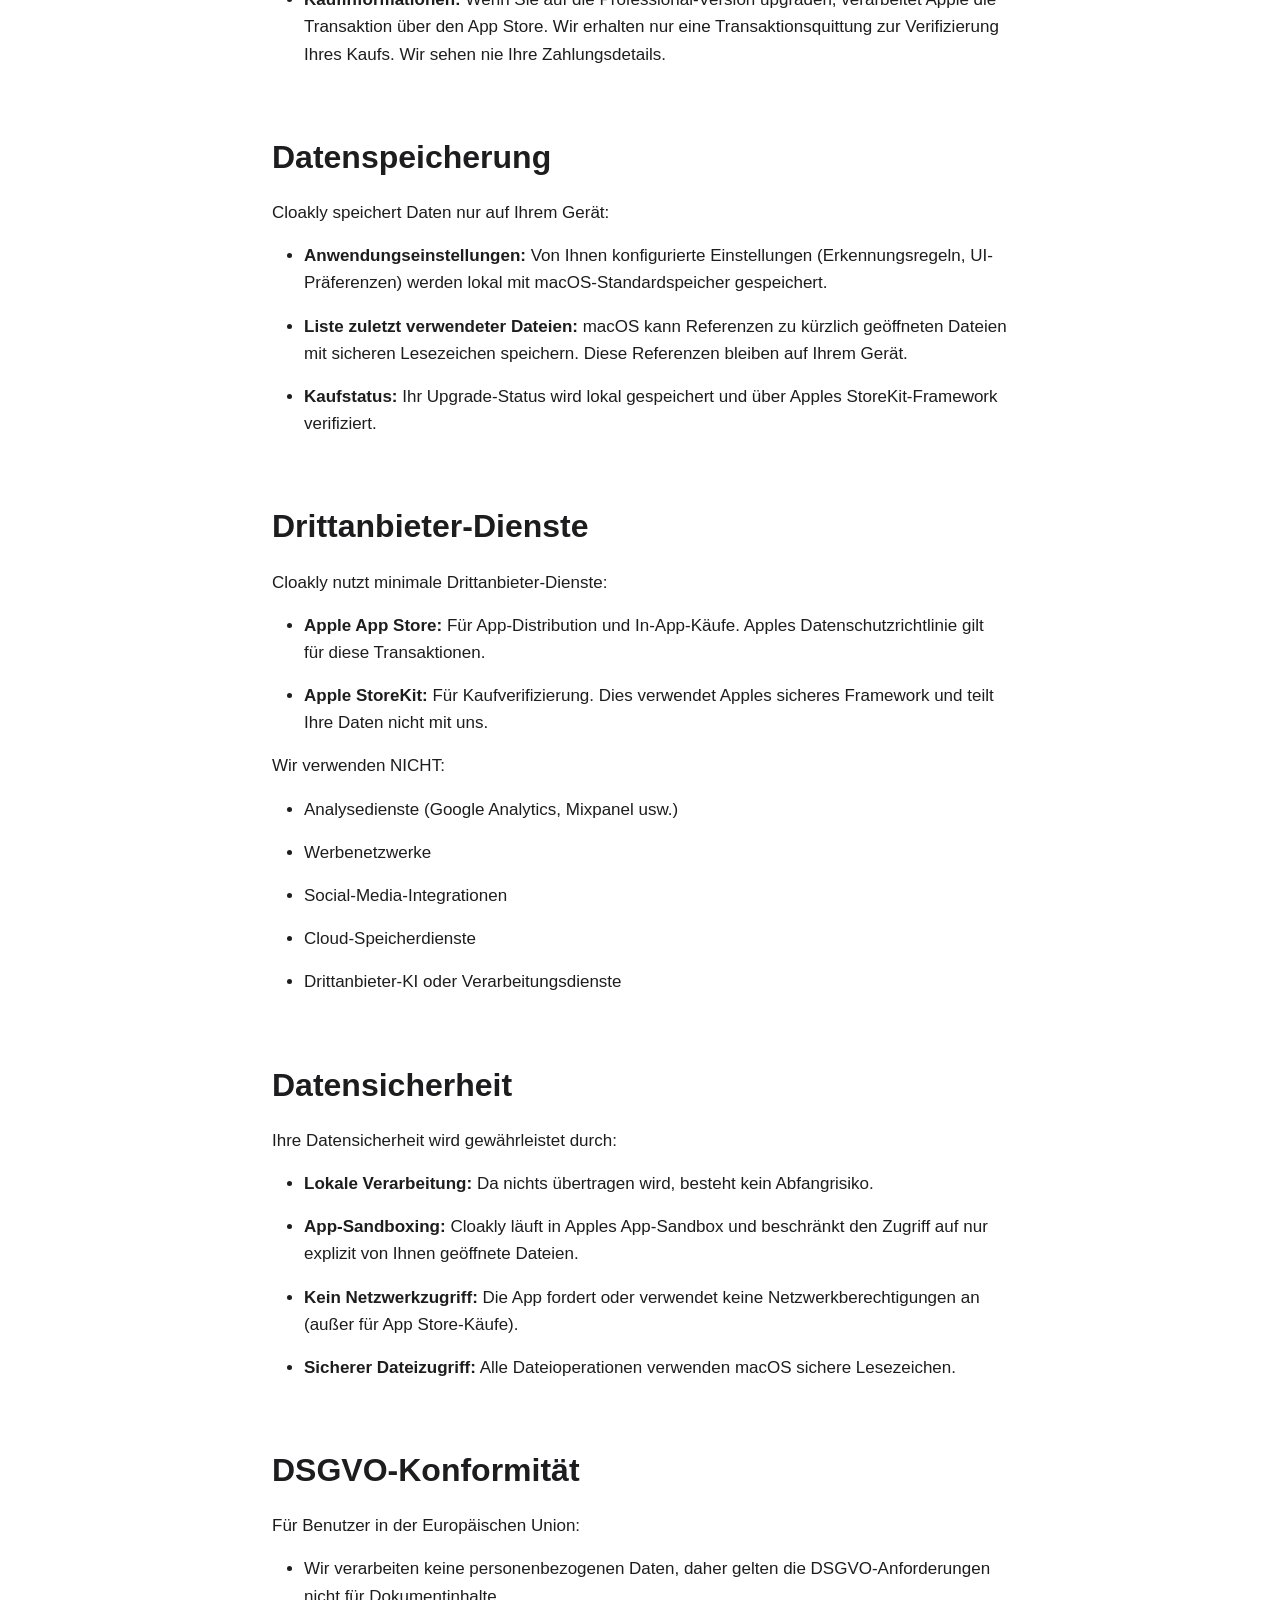
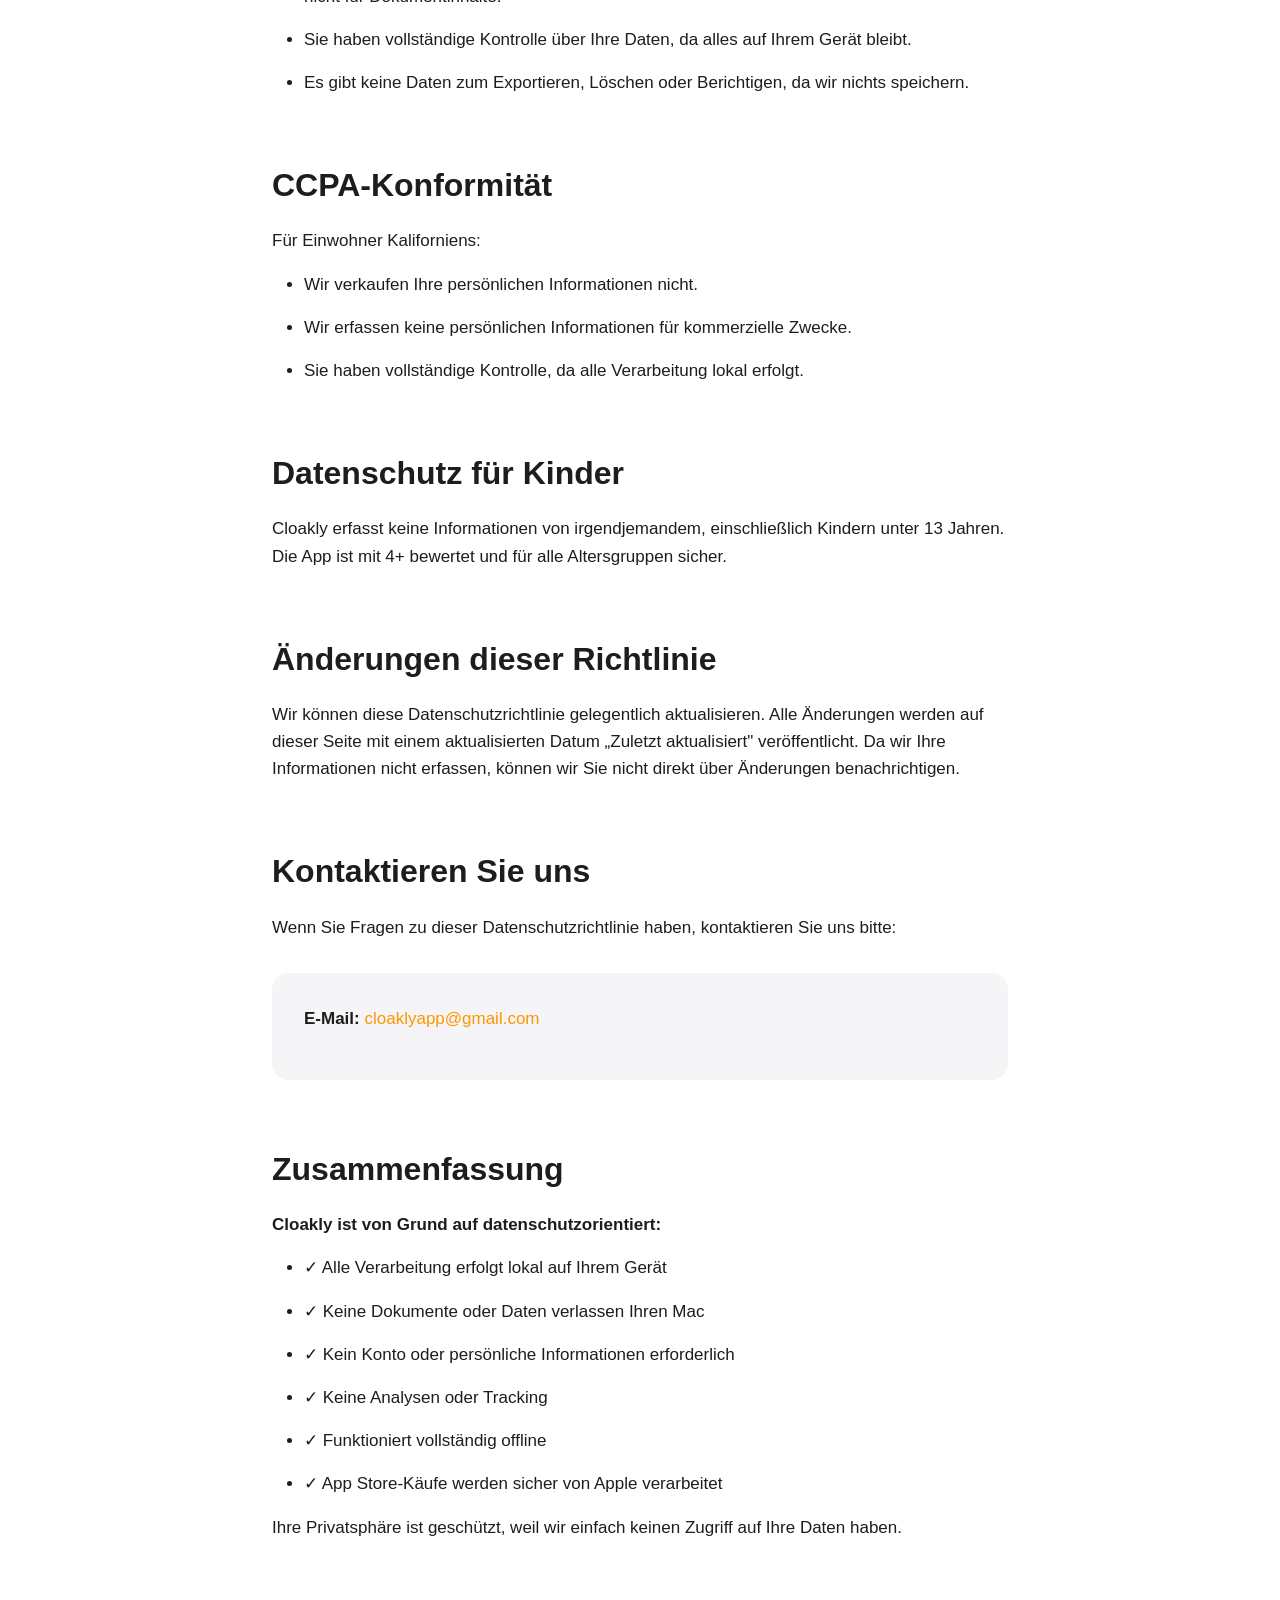
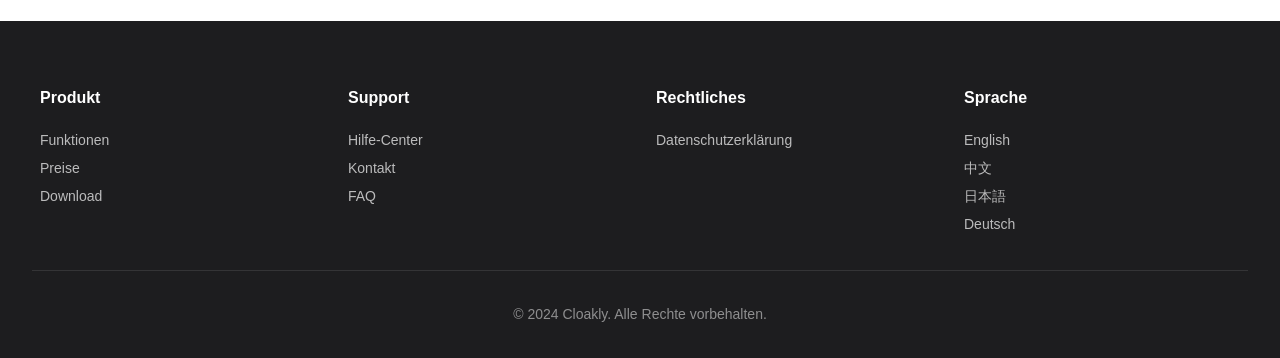
<file: privacy-de.html>
<!DOCTYPE html>
<html lang="de">
<head>
    <meta charset="UTF-8">
    <meta name="viewport" content="width=device-width, initial-scale=1.0">
    <meta name="description" content="Cloakly Datenschutzerklärung - Erfahren Sie, wie wir Ihre Daten und Privatsphäre schützen.">
    <title>Datenschutzerklärung - Cloakly</title>
    <link rel="stylesheet" href="css/style.css">
</head>
<body>
    <header>
        <nav>
            <a href="index-de.html" class="logo">Cloakly.ai</a>
            <ul class="nav-links">
                <li><a href="index-de.html">Startseite</a></li>
                <li><a href="support-de.html">Support</a></li>
                <li><a href="privacy-de.html">Datenschutz</a></li>
                <li><a href="privacy.html">English</a></li>
            </ul>
        </nav>
    </header>

    <main class="privacy-container">
        <h1>Datenschutzerklärung</h1>
        <p class="last-updated">Zuletzt aktualisiert: Oktober 2024</p>

        <h2>Einführung</h2>
        <p>Bei Cloakly steht Datenschutz im Mittelpunkt all unserer Aktivitäten. Diese Datenschutzerklärung erläutert, wie wir Ihre Informationen verarbeiten, wenn Sie unsere Dokumentenschwärzungsanwendung verwenden.</p>
        <p><strong>Die Kurzversion: Wir erfassen, speichern oder übertragen Ihre Dokumente oder persönlichen Daten nicht. Alles geschieht lokal auf Ihrem Gerät.</strong></p>

        <h2>Informationen, die wir NICHT erfassen</h2>
        <p>Cloakly wurde mit Datenschutz als Grundlage entwickelt. Wir erfassen ausdrücklich NICHT:</p>
        <ul>
            <li>Ihre Dokumente oder Dateien</li>
            <li>Inhalte, die Sie schwärzen oder verarbeiten</li>
            <li>Persönliche Informationen aus Ihren Dokumenten</li>
            <li>Nutzungsanalysen oder Telemetriedaten</li>
            <li>Absturzberichte oder Diagnosedaten</li>
            <li>Ihren Namen, E-Mail oder Kontaktinformationen</li>
            <li>Geräte-IDs oder Standortdaten</li>
        </ul>

        <h2>Wie Cloakly funktioniert</h2>
        <p>Cloakly arbeitet vollständig auf Ihrem Gerät:</p>
        <ul>
            <li><strong>Lokale Verarbeitung:</strong> Alle KI-Erkennungen und Schwärzungen erfolgen auf Ihrem Mac. Nichts wird an externe Server gesendet.</li>
            <li><strong>Kein Cloud-Upload:</strong> Ihre Dokumente verlassen nie Ihr Gerät. Wir haben keine Server zum Speichern Ihrer Dateien.</li>
            <li><strong>Kein Internet erforderlich:</strong> Nach der Installation funktioniert Cloakly vollständig offline.</li>
            <li><strong>Kein Konto erforderlich:</strong> Sie müssen kein Konto erstellen oder persönliche Informationen angeben.</li>
        </ul>

        <h2>Informationen, die wir erfassen</h2>
        <p>Die einzigen Informationen, mit denen wir interagieren, sind:</p>
        <ul>
            <li><strong>Kaufinformationen:</strong> Wenn Sie auf die Professional-Version upgraden, verarbeitet Apple die Transaktion über den App Store. Wir erhalten nur eine Transaktionsquittung zur Verifizierung Ihres Kaufs. Wir sehen nie Ihre Zahlungsdetails.</li>
        </ul>

        <h2>Datenspeicherung</h2>
        <p>Cloakly speichert Daten nur auf Ihrem Gerät:</p>
        <ul>
            <li><strong>Anwendungseinstellungen:</strong> Von Ihnen konfigurierte Einstellungen (Erkennungsregeln, UI-Präferenzen) werden lokal mit macOS-Standardspeicher gespeichert.</li>
            <li><strong>Liste zuletzt verwendeter Dateien:</strong> macOS kann Referenzen zu kürzlich geöffneten Dateien mit sicheren Lesezeichen speichern. Diese Referenzen bleiben auf Ihrem Gerät.</li>
            <li><strong>Kaufstatus:</strong> Ihr Upgrade-Status wird lokal gespeichert und über Apples StoreKit-Framework verifiziert.</li>
        </ul>

        <h2>Drittanbieter-Dienste</h2>
        <p>Cloakly nutzt minimale Drittanbieter-Dienste:</p>
        <ul>
            <li><strong>Apple App Store:</strong> Für App-Distribution und In-App-Käufe. Apples Datenschutzrichtlinie gilt für diese Transaktionen.</li>
            <li><strong>Apple StoreKit:</strong> Für Kaufverifizierung. Dies verwendet Apples sicheres Framework und teilt Ihre Daten nicht mit uns.</li>
        </ul>
        <p>Wir verwenden NICHT:</p>
        <ul>
            <li>Analysedienste (Google Analytics, Mixpanel usw.)</li>
            <li>Werbenetzwerke</li>
            <li>Social-Media-Integrationen</li>
            <li>Cloud-Speicherdienste</li>
            <li>Drittanbieter-KI oder Verarbeitungsdienste</li>
        </ul>

        <h2>Datensicherheit</h2>
        <p>Ihre Datensicherheit wird gewährleistet durch:</p>
        <ul>
            <li><strong>Lokale Verarbeitung:</strong> Da nichts übertragen wird, besteht kein Abfangrisiko.</li>
            <li><strong>App-Sandboxing:</strong> Cloakly läuft in Apples App-Sandbox und beschränkt den Zugriff auf nur explizit von Ihnen geöffnete Dateien.</li>
            <li><strong>Kein Netzwerkzugriff:</strong> Die App fordert oder verwendet keine Netzwerkberechtigungen an (außer für App Store-Käufe).</li>
            <li><strong>Sicherer Dateizugriff:</strong> Alle Dateioperationen verwenden macOS sichere Lesezeichen.</li>
        </ul>

        <h2>DSGVO-Konformität</h2>
        <p>Für Benutzer in der Europäischen Union:</p>
        <ul>
            <li>Wir verarbeiten keine personenbezogenen Daten, daher gelten die DSGVO-Anforderungen nicht für Dokumentinhalte.</li>
            <li>Sie haben vollständige Kontrolle über Ihre Daten, da alles auf Ihrem Gerät bleibt.</li>
            <li>Es gibt keine Daten zum Exportieren, Löschen oder Berichtigen, da wir nichts speichern.</li>
        </ul>

        <h2>CCPA-Konformität</h2>
        <p>Für Einwohner Kaliforniens:</p>
        <ul>
            <li>Wir verkaufen Ihre persönlichen Informationen nicht.</li>
            <li>Wir erfassen keine persönlichen Informationen für kommerzielle Zwecke.</li>
            <li>Sie haben vollständige Kontrolle, da alle Verarbeitung lokal erfolgt.</li>
        </ul>

        <h2>Datenschutz für Kinder</h2>
        <p>Cloakly erfasst keine Informationen von irgendjemandem, einschließlich Kindern unter 13 Jahren. Die App ist mit 4+ bewertet und für alle Altersgruppen sicher.</p>

        <h2>Änderungen dieser Richtlinie</h2>
        <p>Wir können diese Datenschutzrichtlinie gelegentlich aktualisieren. Alle Änderungen werden auf dieser Seite mit einem aktualisierten Datum „Zuletzt aktualisiert" veröffentlicht. Da wir Ihre Informationen nicht erfassen, können wir Sie nicht direkt über Änderungen benachrichtigen.</p>

        <h2>Kontaktieren Sie uns</h2>
        <p>Wenn Sie Fragen zu dieser Datenschutzrichtlinie haben, kontaktieren Sie uns bitte:</p>
        <div class="contact-box">
            <p><strong>E-Mail:</strong> <a href="mailto:cloaklyapp@gmail.com">cloaklyapp@gmail.com</a></p>
        </div>

        <h2>Zusammenfassung</h2>
        <p><strong>Cloakly ist von Grund auf datenschutzorientiert:</strong></p>
        <ul>
            <li>✓ Alle Verarbeitung erfolgt lokal auf Ihrem Gerät</li>
            <li>✓ Keine Dokumente oder Daten verlassen Ihren Mac</li>
            <li>✓ Kein Konto oder persönliche Informationen erforderlich</li>
            <li>✓ Keine Analysen oder Tracking</li>
            <li>✓ Funktioniert vollständig offline</li>
            <li>✓ App Store-Käufe werden sicher von Apple verarbeitet</li>
        </ul>
        <p>Ihre Privatsphäre ist geschützt, weil wir einfach keinen Zugriff auf Ihre Daten haben.</p>
    </main>

    <footer>
        <div class="footer-content">
            <div class="footer-section">
                <h4>Produkt</h4>
                <ul>
                    <li><a href="index-de.html">Funktionen</a></li>
                    <li><a href="index-de.html#pricing">Preise</a></li>
                    <li><a href="https://apps.apple.com/app/cloakly">Download</a></li>
                </ul>
            </div>
            <div class="footer-section">
                <h4>Support</h4>
                <ul>
                    <li><a href="support-de.html">Hilfe-Center</a></li>
                    <li><a href="support-de.html#contact">Kontakt</a></li>
                    <li><a href="support-de.html#faq">FAQ</a></li>
                </ul>
            </div>
            <div class="footer-section">
                <h4>Rechtliches</h4>
                <ul>
                    <li><a href="privacy-de.html">Datenschutzerklärung</a></li>
                </ul>
            </div>
            <div class="footer-section">
                <h4>Sprache</h4>
                <ul>
                    <li><a href="privacy.html">English</a></li>
                    <li><a href="privacy-zh.html">中文</a></li>
                    <li><a href="privacy-ja.html">日本語</a></li>
                    <li><a href="privacy-de.html">Deutsch</a></li>
                </ul>
            </div>
        </div>
        <div class="footer-bottom">
            <p>&copy; 2024 Cloakly. Alle Rechte vorbehalten.</p>
        </div>
    </footer>
</body>
</html>
</file>
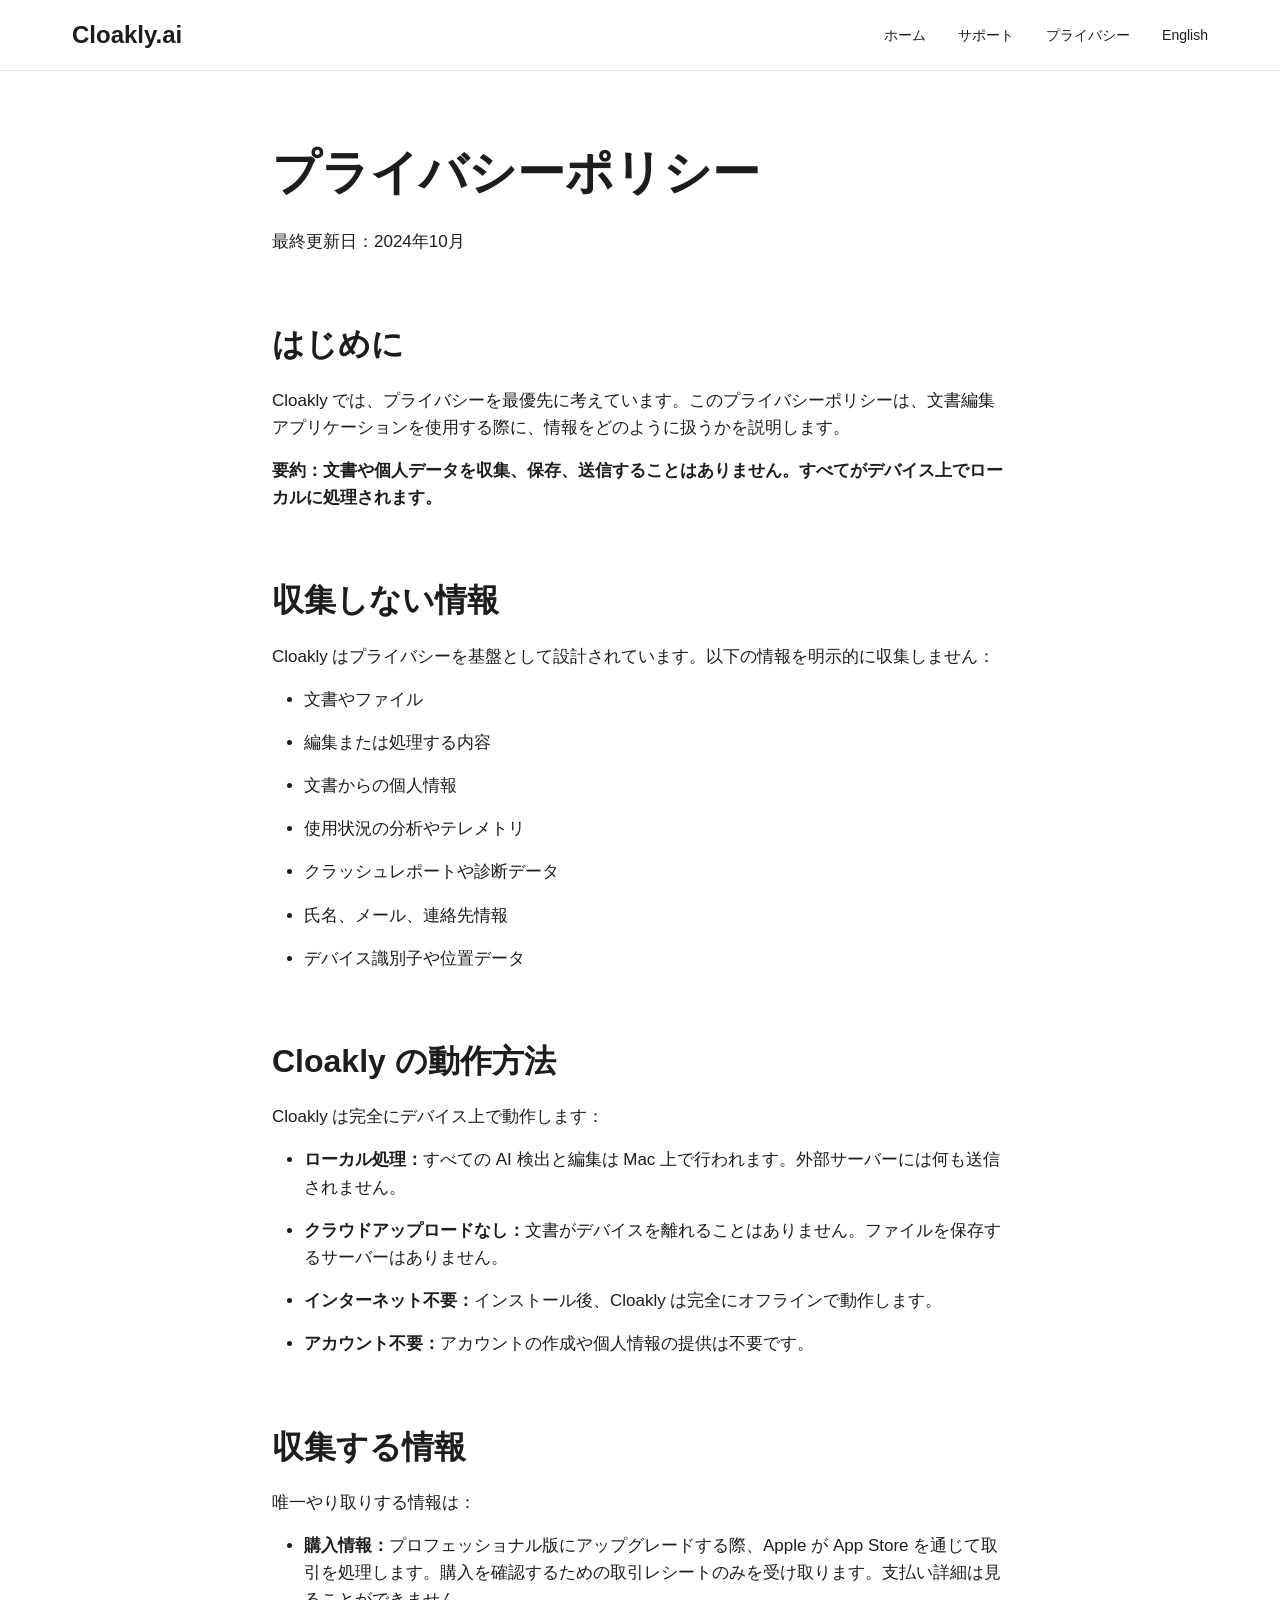
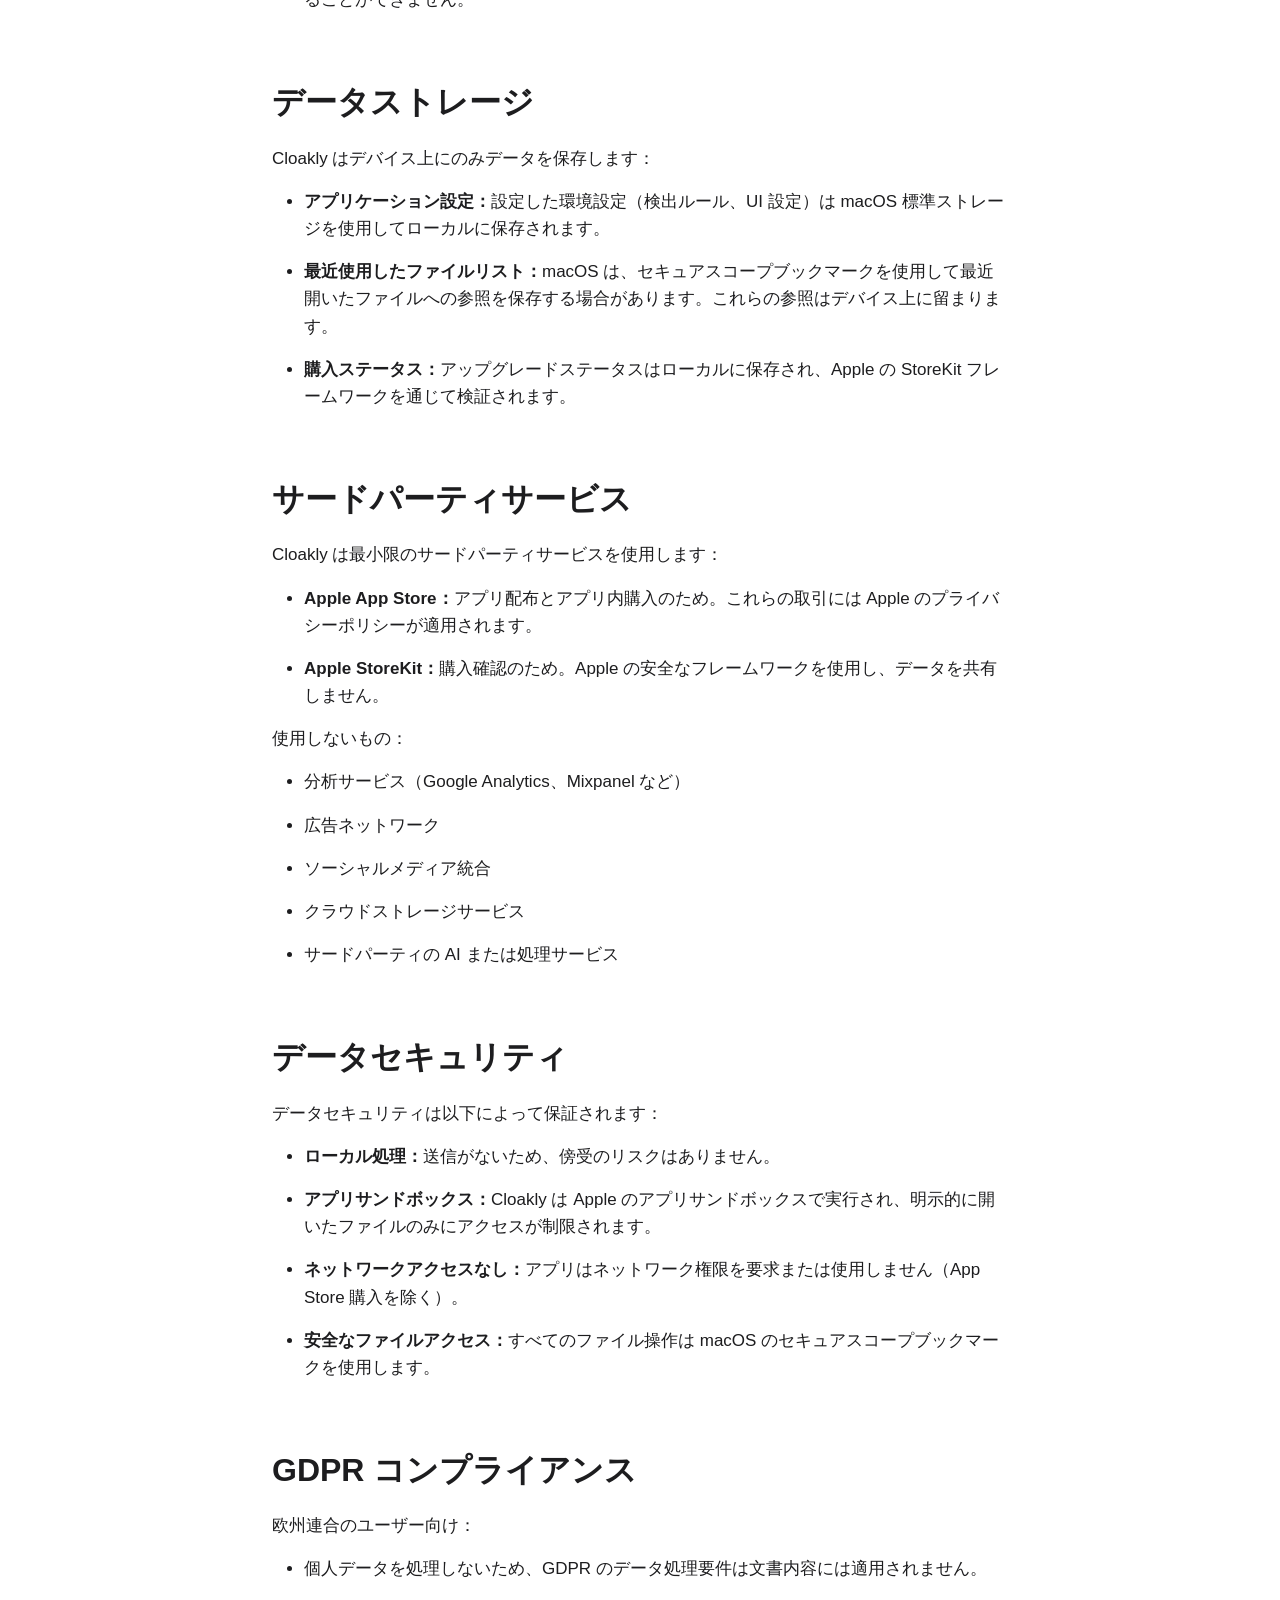
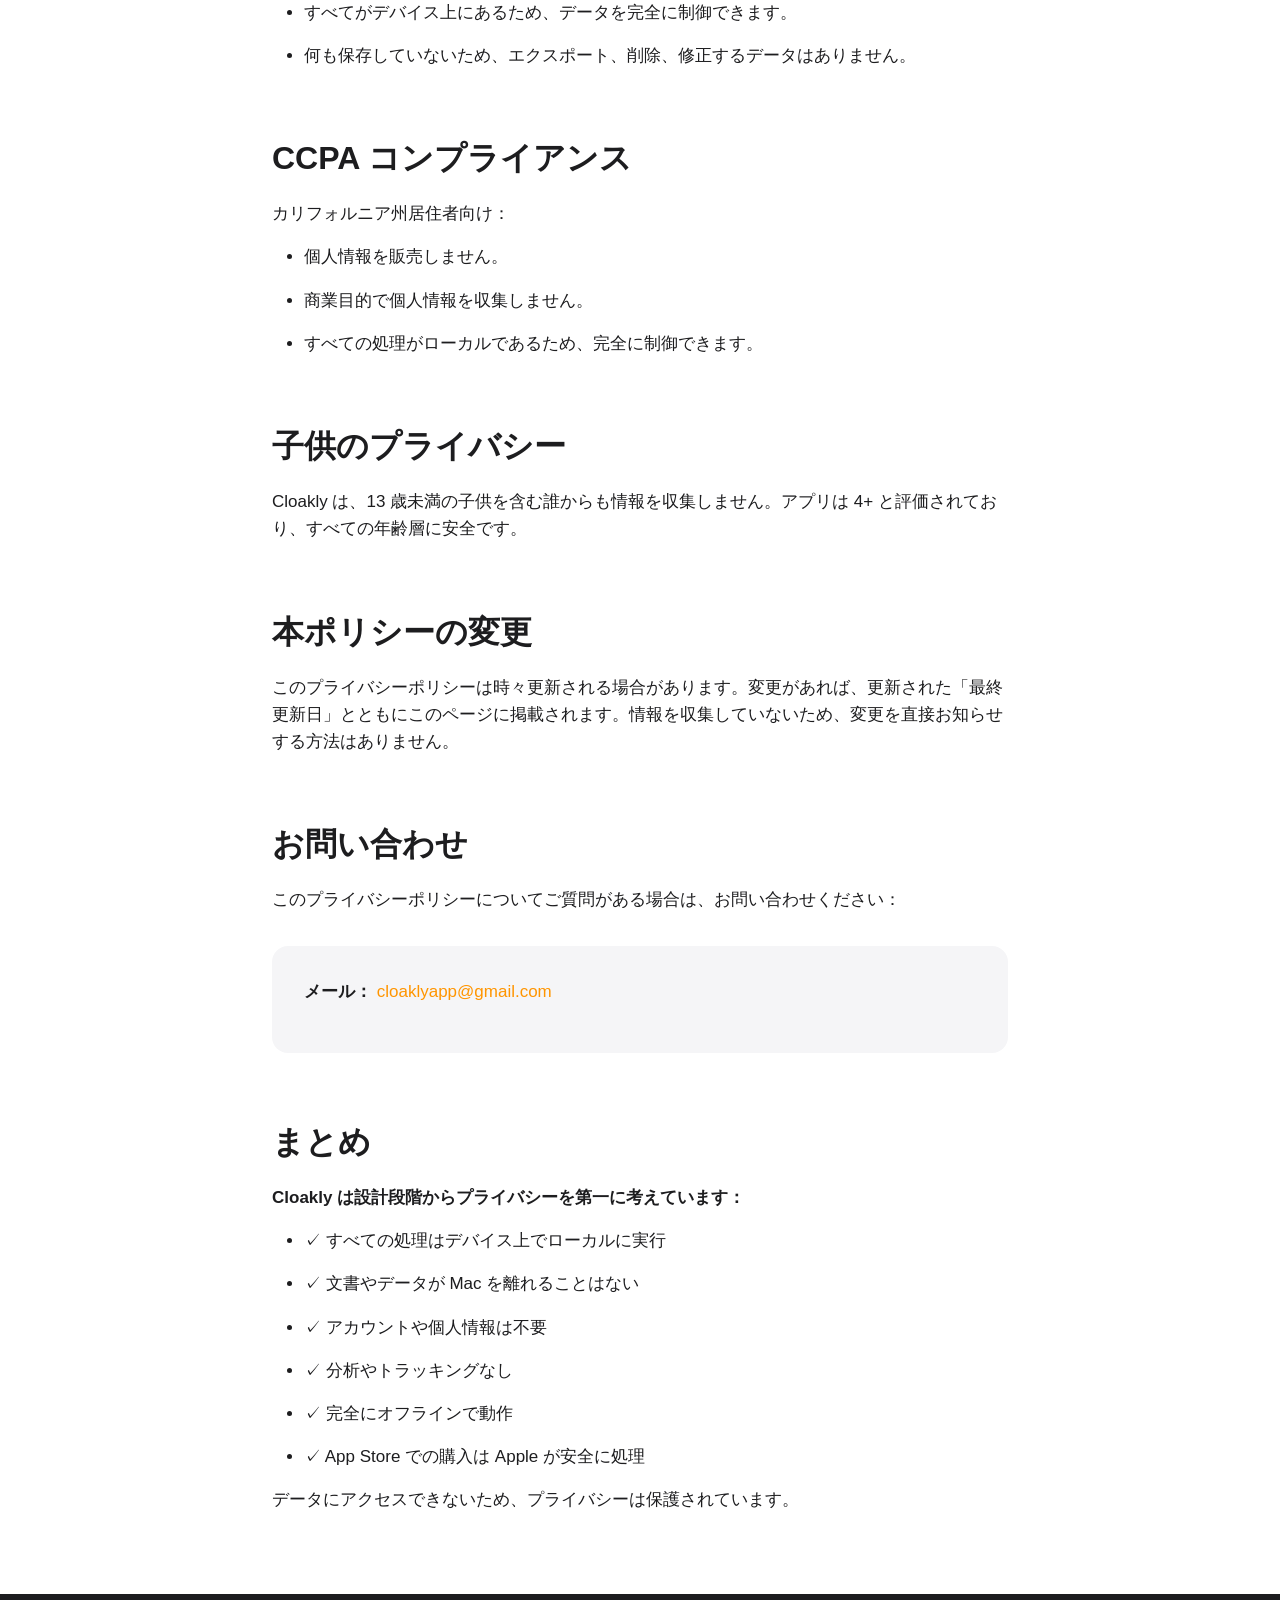
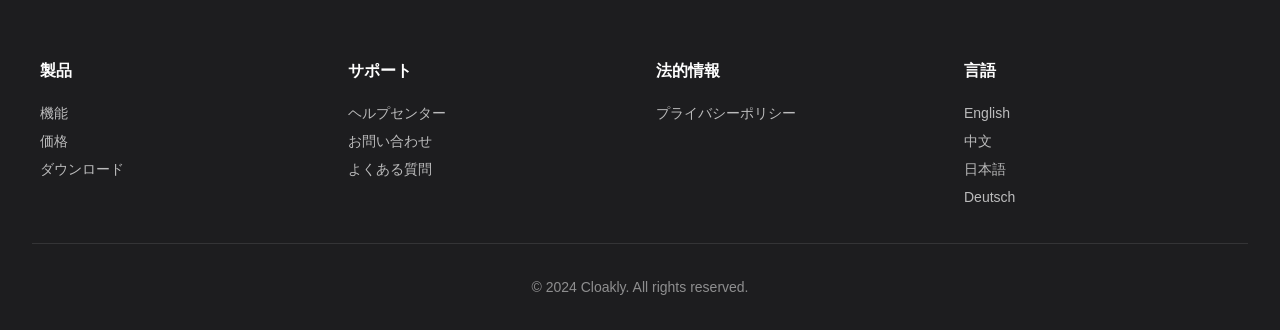
<file: privacy-ja.html>
<!DOCTYPE html>
<html lang="ja">
<head>
    <meta charset="UTF-8">
    <meta name="viewport" content="width=device-width, initial-scale=1.0">
    <meta name="description" content="Cloakly プライバシーポリシー - データとプライバシーの保護方法について。">
    <title>プライバシーポリシー - Cloakly</title>
    <link rel="stylesheet" href="css/style.css">
</head>
<body>
    <header>
        <nav>
            <a href="index-ja.html" class="logo">Cloakly.ai</a>
            <ul class="nav-links">
                <li><a href="index-ja.html">ホーム</a></li>
                <li><a href="support-ja.html">サポート</a></li>
                <li><a href="privacy-ja.html">プライバシー</a></li>
                <li><a href="privacy.html">English</a></li>
            </ul>
        </nav>
    </header>

    <main class="privacy-container">
        <h1>プライバシーポリシー</h1>
        <p class="last-updated">最終更新日：2024年10月</p>

        <h2>はじめに</h2>
        <p>Cloakly では、プライバシーを最優先に考えています。このプライバシーポリシーは、文書編集アプリケーションを使用する際に、情報をどのように扱うかを説明します。</p>
        <p><strong>要約：文書や個人データを収集、保存、送信することはありません。すべてがデバイス上でローカルに処理されます。</strong></p>

        <h2>収集しない情報</h2>
        <p>Cloakly はプライバシーを基盤として設計されています。以下の情報を明示的に収集しません：</p>
        <ul>
            <li>文書やファイル</li>
            <li>編集または処理する内容</li>
            <li>文書からの個人情報</li>
            <li>使用状況の分析やテレメトリ</li>
            <li>クラッシュレポートや診断データ</li>
            <li>氏名、メール、連絡先情報</li>
            <li>デバイス識別子や位置データ</li>
        </ul>

        <h2>Cloakly の動作方法</h2>
        <p>Cloakly は完全にデバイス上で動作します：</p>
        <ul>
            <li><strong>ローカル処理：</strong>すべての AI 検出と編集は Mac 上で行われます。外部サーバーには何も送信されません。</li>
            <li><strong>クラウドアップロードなし：</strong>文書がデバイスを離れることはありません。ファイルを保存するサーバーはありません。</li>
            <li><strong>インターネット不要：</strong>インストール後、Cloakly は完全にオフラインで動作します。</li>
            <li><strong>アカウント不要：</strong>アカウントの作成や個人情報の提供は不要です。</li>
        </ul>

        <h2>収集する情報</h2>
        <p>唯一やり取りする情報は：</p>
        <ul>
            <li><strong>購入情報：</strong>プロフェッショナル版にアップグレードする際、Apple が App Store を通じて取引を処理します。購入を確認するための取引レシートのみを受け取ります。支払い詳細は見ることができません。</li>
        </ul>

        <h2>データストレージ</h2>
        <p>Cloakly はデバイス上にのみデータを保存します：</p>
        <ul>
            <li><strong>アプリケーション設定：</strong>設定した環境設定（検出ルール、UI 設定）は macOS 標準ストレージを使用してローカルに保存されます。</li>
            <li><strong>最近使用したファイルリスト：</strong>macOS は、セキュアスコープブックマークを使用して最近開いたファイルへの参照を保存する場合があります。これらの参照はデバイス上に留まります。</li>
            <li><strong>購入ステータス：</strong>アップグレードステータスはローカルに保存され、Apple の StoreKit フレームワークを通じて検証されます。</li>
        </ul>

        <h2>サードパーティサービス</h2>
        <p>Cloakly は最小限のサードパーティサービスを使用します：</p>
        <ul>
            <li><strong>Apple App Store：</strong>アプリ配布とアプリ内購入のため。これらの取引には Apple のプライバシーポリシーが適用されます。</li>
            <li><strong>Apple StoreKit：</strong>購入確認のため。Apple の安全なフレームワークを使用し、データを共有しません。</li>
        </ul>
        <p>使用しないもの：</p>
        <ul>
            <li>分析サービス（Google Analytics、Mixpanel など）</li>
            <li>広告ネットワーク</li>
            <li>ソーシャルメディア統合</li>
            <li>クラウドストレージサービス</li>
            <li>サードパーティの AI または処理サービス</li>
        </ul>

        <h2>データセキュリティ</h2>
        <p>データセキュリティは以下によって保証されます：</p>
        <ul>
            <li><strong>ローカル処理：</strong>送信がないため、傍受のリスクはありません。</li>
            <li><strong>アプリサンドボックス：</strong>Cloakly は Apple のアプリサンドボックスで実行され、明示的に開いたファイルのみにアクセスが制限されます。</li>
            <li><strong>ネットワークアクセスなし：</strong>アプリはネットワーク権限を要求または使用しません（App Store 購入を除く）。</li>
            <li><strong>安全なファイルアクセス：</strong>すべてのファイル操作は macOS のセキュアスコープブックマークを使用します。</li>
        </ul>

        <h2>GDPR コンプライアンス</h2>
        <p>欧州連合のユーザー向け：</p>
        <ul>
            <li>個人データを処理しないため、GDPR のデータ処理要件は文書内容には適用されません。</li>
            <li>すべてがデバイス上にあるため、データを完全に制御できます。</li>
            <li>何も保存していないため、エクスポート、削除、修正するデータはありません。</li>
        </ul>

        <h2>CCPA コンプライアンス</h2>
        <p>カリフォルニア州居住者向け：</p>
        <ul>
            <li>個人情報を販売しません。</li>
            <li>商業目的で個人情報を収集しません。</li>
            <li>すべての処理がローカルであるため、完全に制御できます。</li>
        </ul>

        <h2>子供のプライバシー</h2>
        <p>Cloakly は、13 歳未満の子供を含む誰からも情報を収集しません。アプリは 4+ と評価されており、すべての年齢層に安全です。</p>

        <h2>本ポリシーの変更</h2>
        <p>このプライバシーポリシーは時々更新される場合があります。変更があれば、更新された「最終更新日」とともにこのページに掲載されます。情報を収集していないため、変更を直接お知らせする方法はありません。</p>

        <h2>お問い合わせ</h2>
        <p>このプライバシーポリシーについてご質問がある場合は、お問い合わせください：</p>
        <div class="contact-box">
            <p><strong>メール：</strong> <a href="mailto:cloaklyapp@gmail.com">cloaklyapp@gmail.com</a></p>
        </div>

        <h2>まとめ</h2>
        <p><strong>Cloakly は設計段階からプライバシーを第一に考えています：</strong></p>
        <ul>
            <li>✓ すべての処理はデバイス上でローカルに実行</li>
            <li>✓ 文書やデータが Mac を離れることはない</li>
            <li>✓ アカウントや個人情報は不要</li>
            <li>✓ 分析やトラッキングなし</li>
            <li>✓ 完全にオフラインで動作</li>
            <li>✓ App Store での購入は Apple が安全に処理</li>
        </ul>
        <p>データにアクセスできないため、プライバシーは保護されています。</p>
    </main>

    <footer>
        <div class="footer-content">
            <div class="footer-section">
                <h4>製品</h4>
                <ul>
                    <li><a href="index-ja.html">機能</a></li>
                    <li><a href="index-ja.html#pricing">価格</a></li>
                    <li><a href="https://apps.apple.com/app/cloakly">ダウンロード</a></li>
                </ul>
            </div>
            <div class="footer-section">
                <h4>サポート</h4>
                <ul>
                    <li><a href="support-ja.html">ヘルプセンター</a></li>
                    <li><a href="support-ja.html#contact">お問い合わせ</a></li>
                    <li><a href="support-ja.html#faq">よくある質問</a></li>
                </ul>
            </div>
            <div class="footer-section">
                <h4>法的情報</h4>
                <ul>
                    <li><a href="privacy-ja.html">プライバシーポリシー</a></li>
                </ul>
            </div>
            <div class="footer-section">
                <h4>言語</h4>
                <ul>
                    <li><a href="privacy.html">English</a></li>
                    <li><a href="privacy-zh.html">中文</a></li>
                    <li><a href="privacy-ja.html">日本語</a></li>
                    <li><a href="privacy-de.html">Deutsch</a></li>
                </ul>
            </div>
        </div>
        <div class="footer-bottom">
            <p>&copy; 2024 Cloakly. All rights reserved.</p>
        </div>
    </footer>
</body>
</html>
</file>
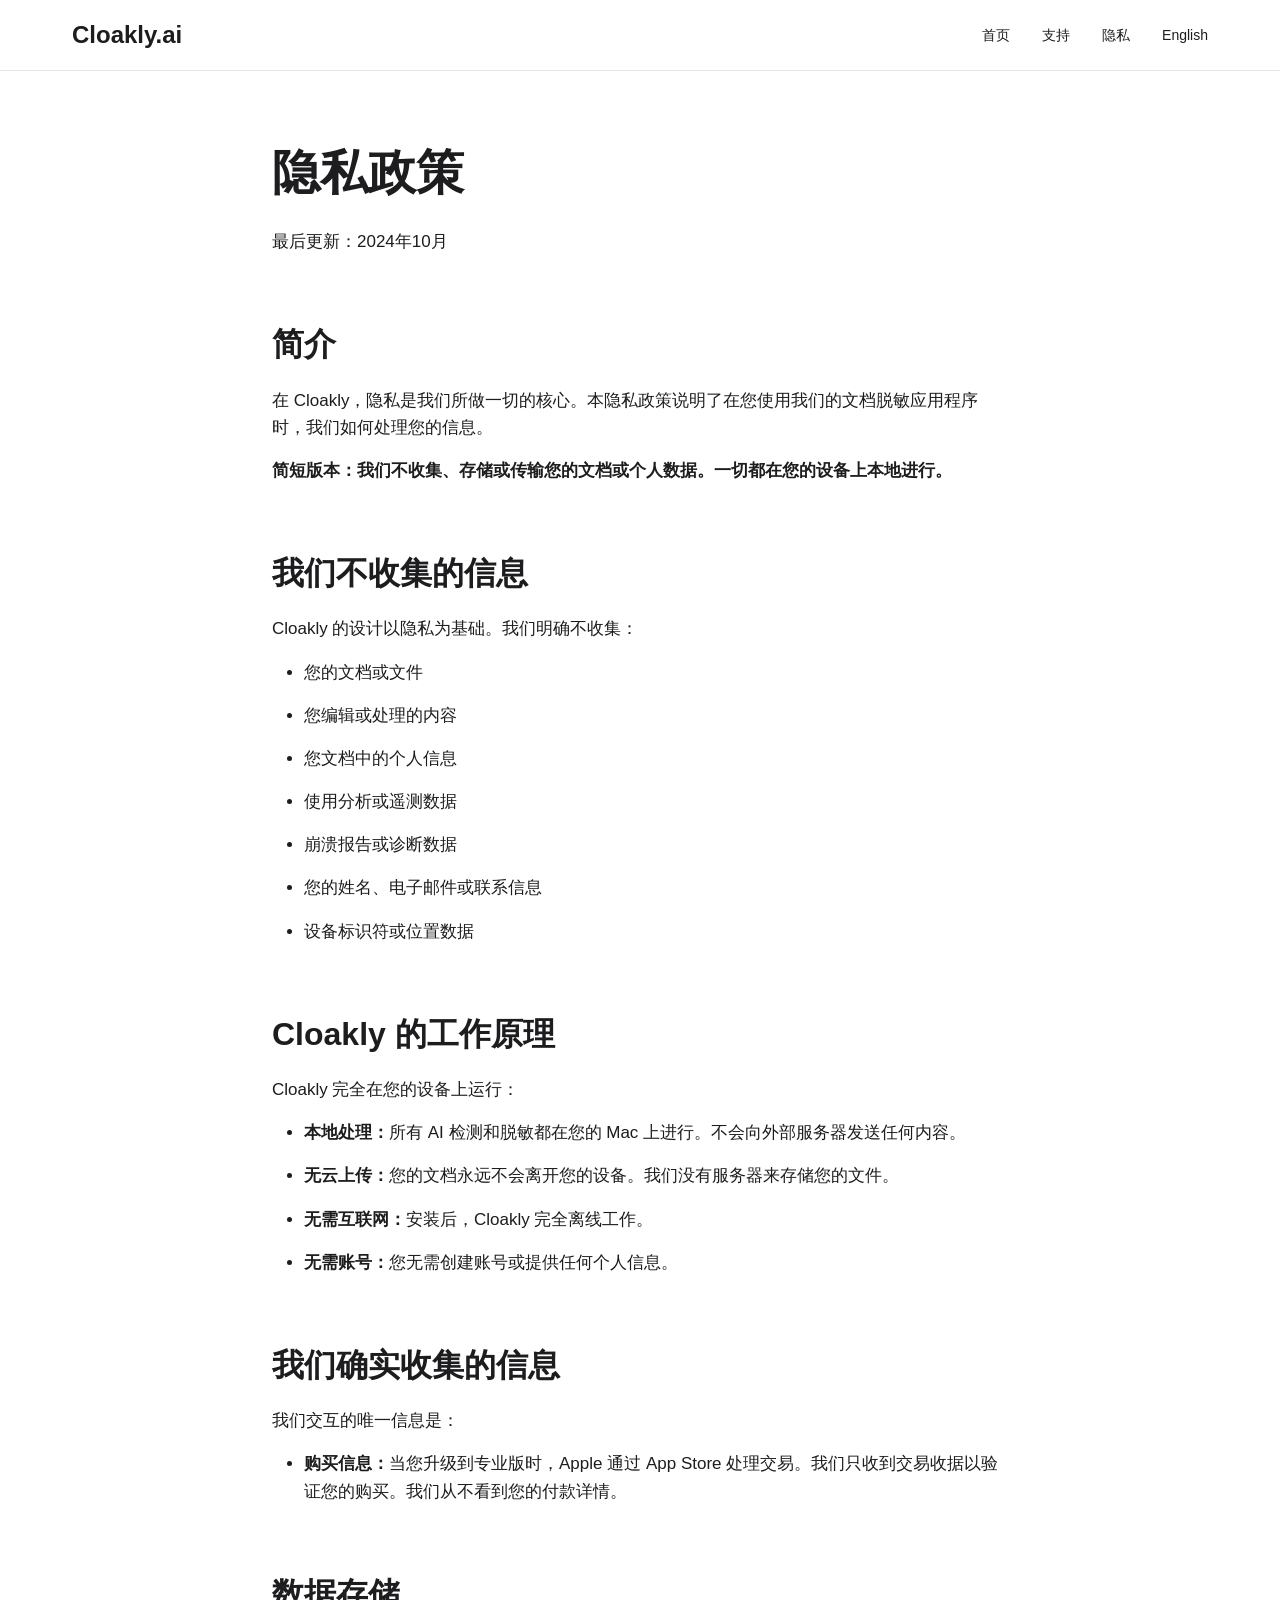
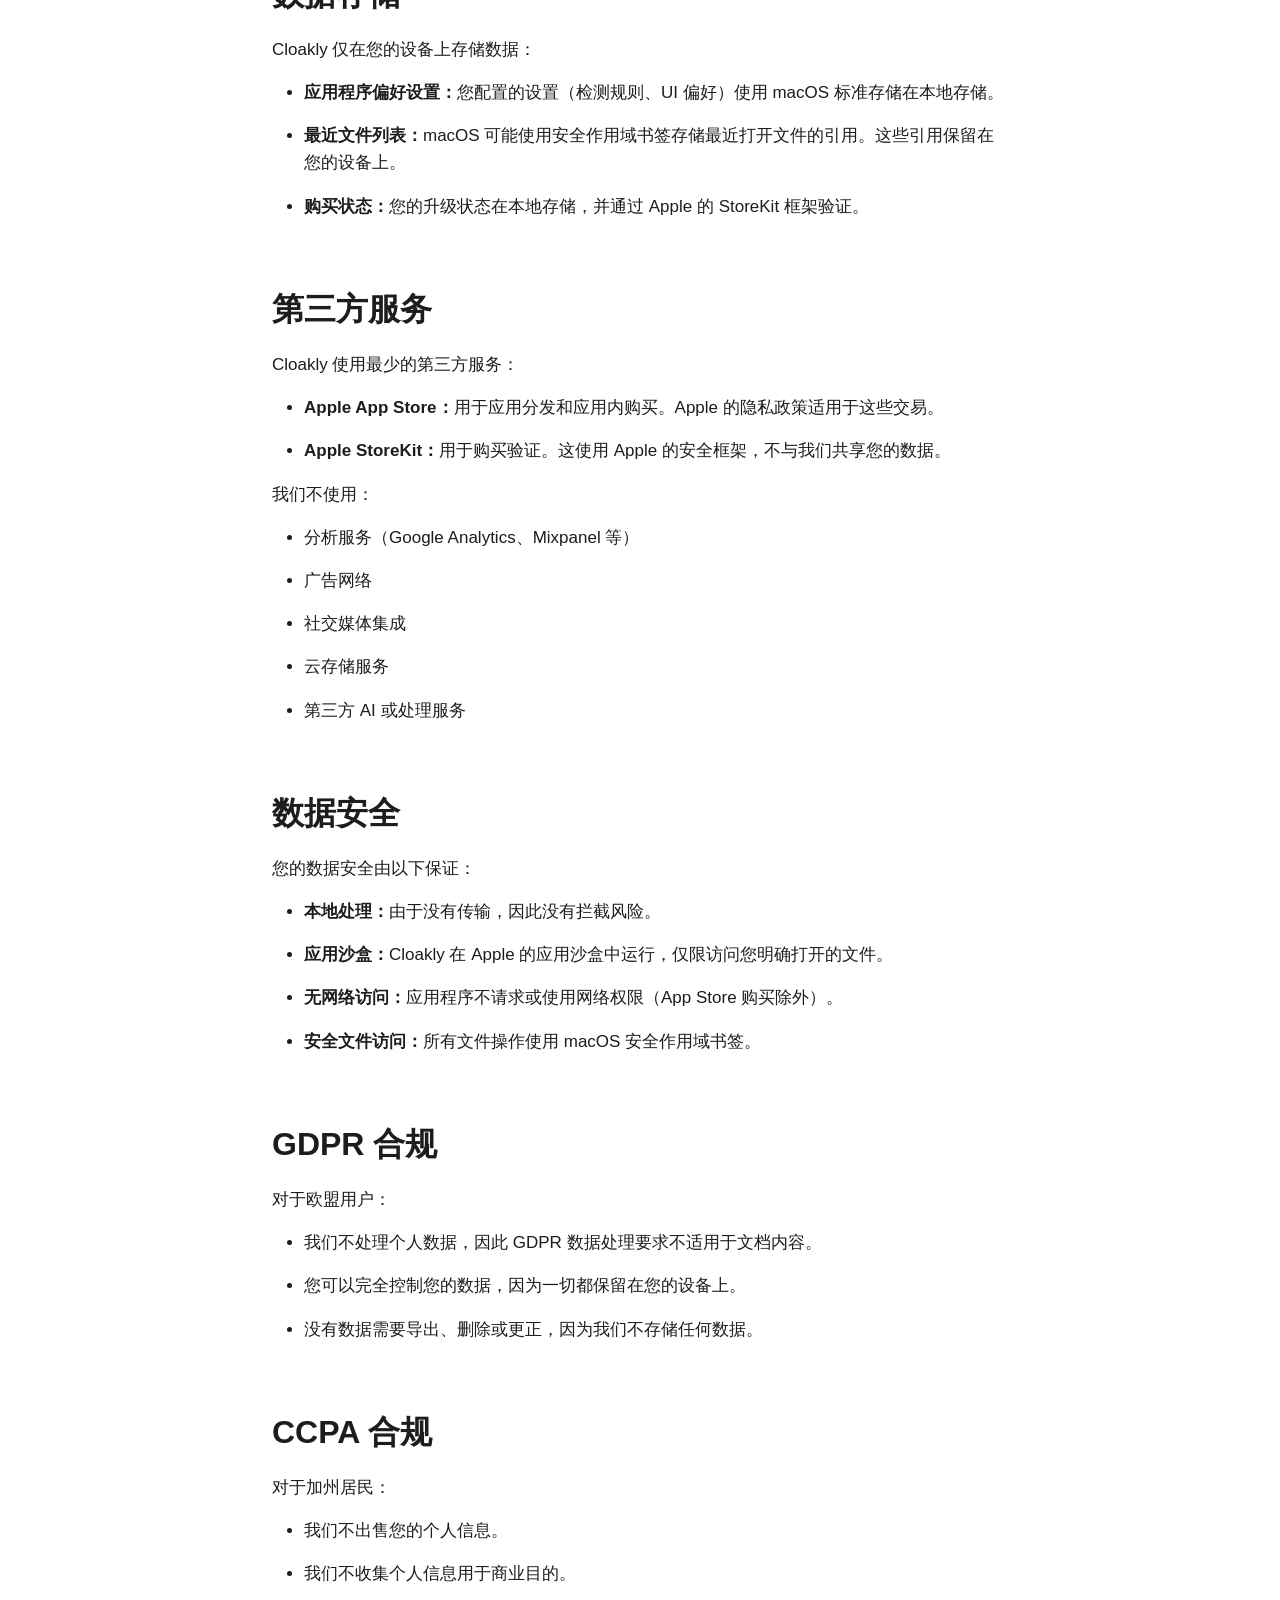
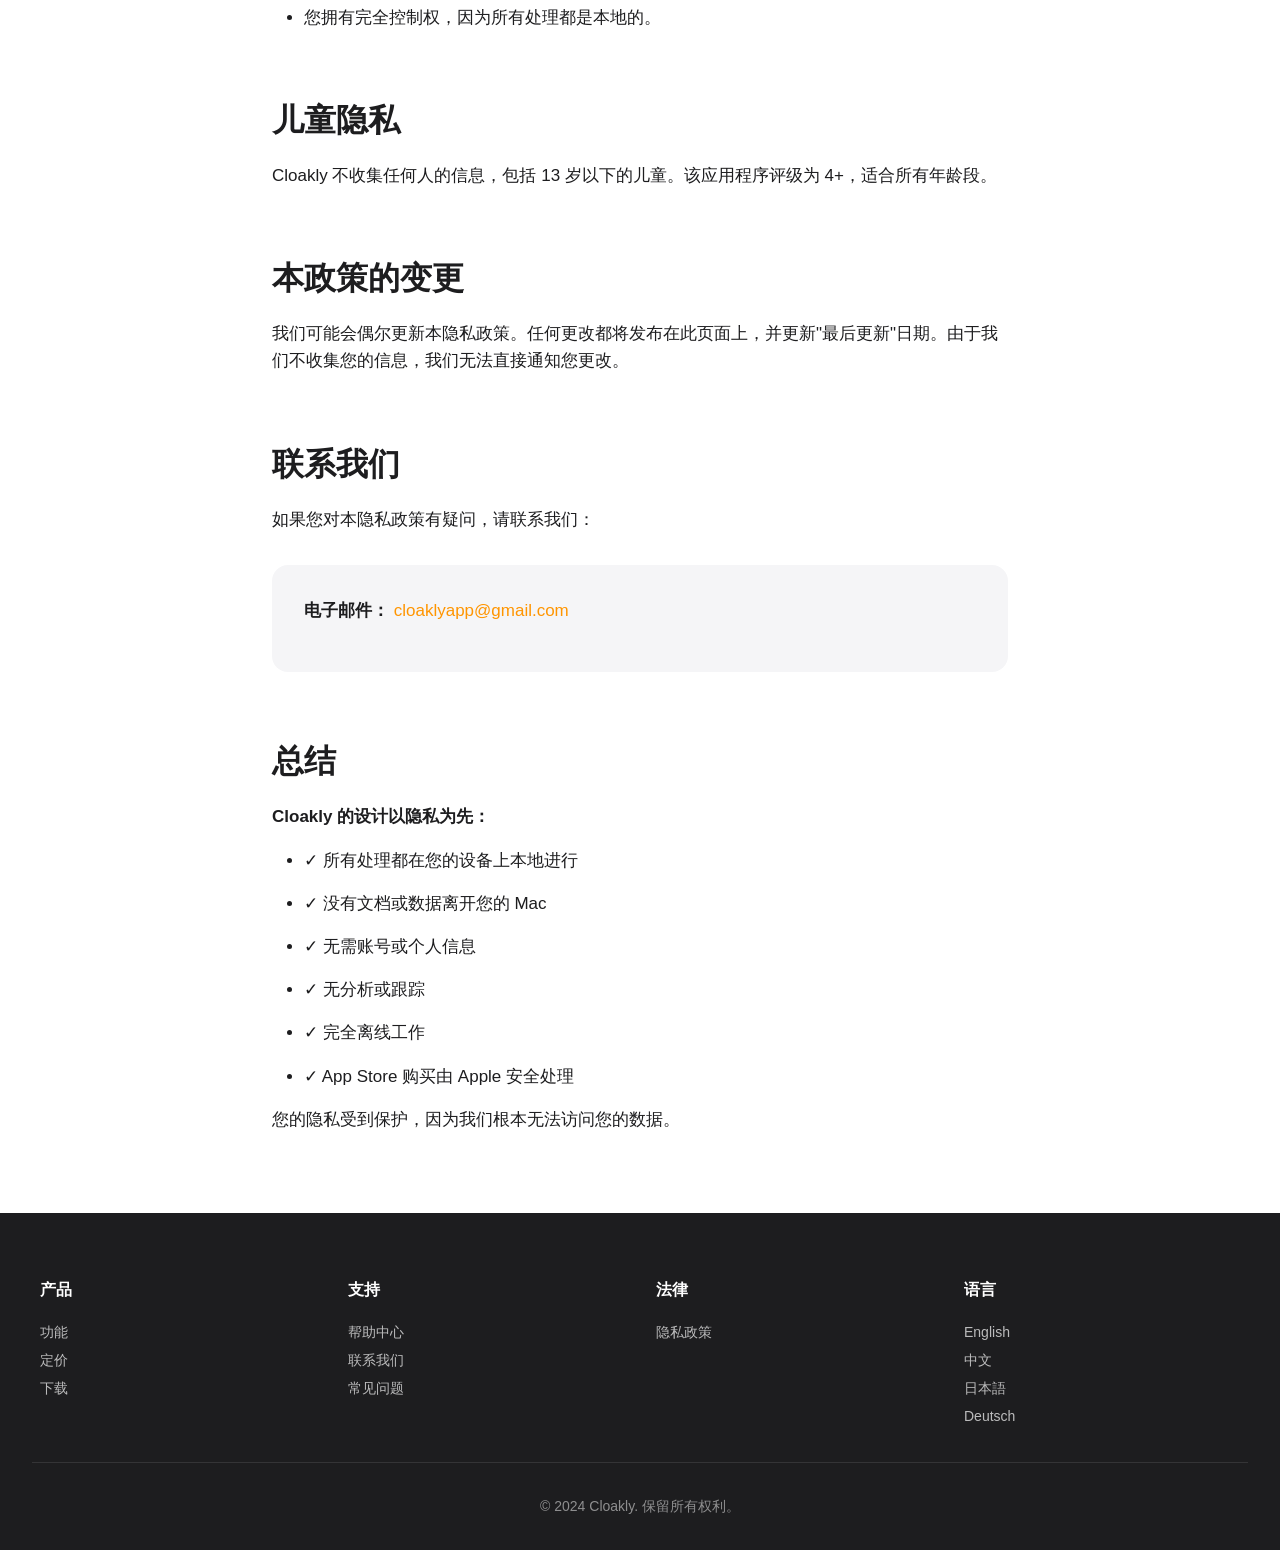
<file: privacy-zh.html>
<!DOCTYPE html>
<html lang="zh-Hans">
<head>
    <meta charset="UTF-8">
    <meta name="viewport" content="width=device-width, initial-scale=1.0">
    <meta name="description" content="Cloakly 隐私政策 - 了解我们如何保护您的数据和隐私。">
    <title>隐私政策 - Cloakly</title>
    <link rel="stylesheet" href="css/style.css">
</head>
<body>
    <header>
        <nav>
            <a href="index-zh.html" class="logo">Cloakly.ai</a>
            <ul class="nav-links">
                <li><a href="index-zh.html">首页</a></li>
                <li><a href="support-zh.html">支持</a></li>
                <li><a href="privacy-zh.html">隐私</a></li>
                <li><a href="privacy.html">English</a></li>
            </ul>
        </nav>
    </header>

    <main class="privacy-container">
        <h1>隐私政策</h1>
        <p class="last-updated">最后更新：2024年10月</p>

        <h2>简介</h2>
        <p>在 Cloakly，隐私是我们所做一切的核心。本隐私政策说明了在您使用我们的文档脱敏应用程序时，我们如何处理您的信息。</p>
        <p><strong>简短版本：我们不收集、存储或传输您的文档或个人数据。一切都在您的设备上本地进行。</strong></p>

        <h2>我们不收集的信息</h2>
        <p>Cloakly 的设计以隐私为基础。我们明确不收集：</p>
        <ul>
            <li>您的文档或文件</li>
            <li>您编辑或处理的内容</li>
            <li>您文档中的个人信息</li>
            <li>使用分析或遥测数据</li>
            <li>崩溃报告或诊断数据</li>
            <li>您的姓名、电子邮件或联系信息</li>
            <li>设备标识符或位置数据</li>
        </ul>

        <h2>Cloakly 的工作原理</h2>
        <p>Cloakly 完全在您的设备上运行：</p>
        <ul>
            <li><strong>本地处理：</strong>所有 AI 检测和脱敏都在您的 Mac 上进行。不会向外部服务器发送任何内容。</li>
            <li><strong>无云上传：</strong>您的文档永远不会离开您的设备。我们没有服务器来存储您的文件。</li>
            <li><strong>无需互联网：</strong>安装后，Cloakly 完全离线工作。</li>
            <li><strong>无需账号：</strong>您无需创建账号或提供任何个人信息。</li>
        </ul>

        <h2>我们确实收集的信息</h2>
        <p>我们交互的唯一信息是：</p>
        <ul>
            <li><strong>购买信息：</strong>当您升级到专业版时，Apple 通过 App Store 处理交易。我们只收到交易收据以验证您的购买。我们从不看到您的付款详情。</li>
        </ul>

        <h2>数据存储</h2>
        <p>Cloakly 仅在您的设备上存储数据：</p>
        <ul>
            <li><strong>应用程序偏好设置：</strong>您配置的设置（检测规则、UI 偏好）使用 macOS 标准存储在本地存储。</li>
            <li><strong>最近文件列表：</strong>macOS 可能使用安全作用域书签存储最近打开文件的引用。这些引用保留在您的设备上。</li>
            <li><strong>购买状态：</strong>您的升级状态在本地存储，并通过 Apple 的 StoreKit 框架验证。</li>
        </ul>

        <h2>第三方服务</h2>
        <p>Cloakly 使用最少的第三方服务：</p>
        <ul>
            <li><strong>Apple App Store：</strong>用于应用分发和应用内购买。Apple 的隐私政策适用于这些交易。</li>
            <li><strong>Apple StoreKit：</strong>用于购买验证。这使用 Apple 的安全框架，不与我们共享您的数据。</li>
        </ul>
        <p>我们不使用：</p>
        <ul>
            <li>分析服务（Google Analytics、Mixpanel 等）</li>
            <li>广告网络</li>
            <li>社交媒体集成</li>
            <li>云存储服务</li>
            <li>第三方 AI 或处理服务</li>
        </ul>

        <h2>数据安全</h2>
        <p>您的数据安全由以下保证：</p>
        <ul>
            <li><strong>本地处理：</strong>由于没有传输，因此没有拦截风险。</li>
            <li><strong>应用沙盒：</strong>Cloakly 在 Apple 的应用沙盒中运行，仅限访问您明确打开的文件。</li>
            <li><strong>无网络访问：</strong>应用程序不请求或使用网络权限（App Store 购买除外）。</li>
            <li><strong>安全文件访问：</strong>所有文件操作使用 macOS 安全作用域书签。</li>
        </ul>

        <h2>GDPR 合规</h2>
        <p>对于欧盟用户：</p>
        <ul>
            <li>我们不处理个人数据，因此 GDPR 数据处理要求不适用于文档内容。</li>
            <li>您可以完全控制您的数据，因为一切都保留在您的设备上。</li>
            <li>没有数据需要导出、删除或更正，因为我们不存储任何数据。</li>
        </ul>

        <h2>CCPA 合规</h2>
        <p>对于加州居民：</p>
        <ul>
            <li>我们不出售您的个人信息。</li>
            <li>我们不收集个人信息用于商业目的。</li>
            <li>您拥有完全控制权，因为所有处理都是本地的。</li>
        </ul>

        <h2>儿童隐私</h2>
        <p>Cloakly 不收集任何人的信息，包括 13 岁以下的儿童。该应用程序评级为 4+，适合所有年龄段。</p>

        <h2>本政策的变更</h2>
        <p>我们可能会偶尔更新本隐私政策。任何更改都将发布在此页面上，并更新"最后更新"日期。由于我们不收集您的信息，我们无法直接通知您更改。</p>

        <h2>联系我们</h2>
        <p>如果您对本隐私政策有疑问，请联系我们：</p>
        <div class="contact-box">
            <p><strong>电子邮件：</strong> <a href="mailto:cloaklyapp@gmail.com">cloaklyapp@gmail.com</a></p>
        </div>

        <h2>总结</h2>
        <p><strong>Cloakly 的设计以隐私为先：</strong></p>
        <ul>
            <li>✓ 所有处理都在您的设备上本地进行</li>
            <li>✓ 没有文档或数据离开您的 Mac</li>
            <li>✓ 无需账号或个人信息</li>
            <li>✓ 无分析或跟踪</li>
            <li>✓ 完全离线工作</li>
            <li>✓ App Store 购买由 Apple 安全处理</li>
        </ul>
        <p>您的隐私受到保护，因为我们根本无法访问您的数据。</p>
    </main>

    <footer>
        <div class="footer-content">
            <div class="footer-section">
                <h4>产品</h4>
                <ul>
                    <li><a href="index-zh.html">功能</a></li>
                    <li><a href="index-zh.html#pricing">定价</a></li>
                    <li><a href="https://apps.apple.com/app/cloakly">下载</a></li>
                </ul>
            </div>
            <div class="footer-section">
                <h4>支持</h4>
                <ul>
                    <li><a href="support-zh.html">帮助中心</a></li>
                    <li><a href="support-zh.html#contact">联系我们</a></li>
                    <li><a href="support-zh.html#faq">常见问题</a></li>
                </ul>
            </div>
            <div class="footer-section">
                <h4>法律</h4>
                <ul>
                    <li><a href="privacy-zh.html">隐私政策</a></li>
                </ul>
            </div>
            <div class="footer-section">
                <h4>语言</h4>
                <ul>
                    <li><a href="privacy.html">English</a></li>
                    <li><a href="privacy-zh.html">中文</a></li>
                    <li><a href="privacy-ja.html">日本語</a></li>
                    <li><a href="privacy-de.html">Deutsch</a></li>
                </ul>
            </div>
        </div>
        <div class="footer-bottom">
            <p>&copy; 2024 Cloakly. 保留所有权利。</p>
        </div>
    </footer>
</body>
</html>
</file>
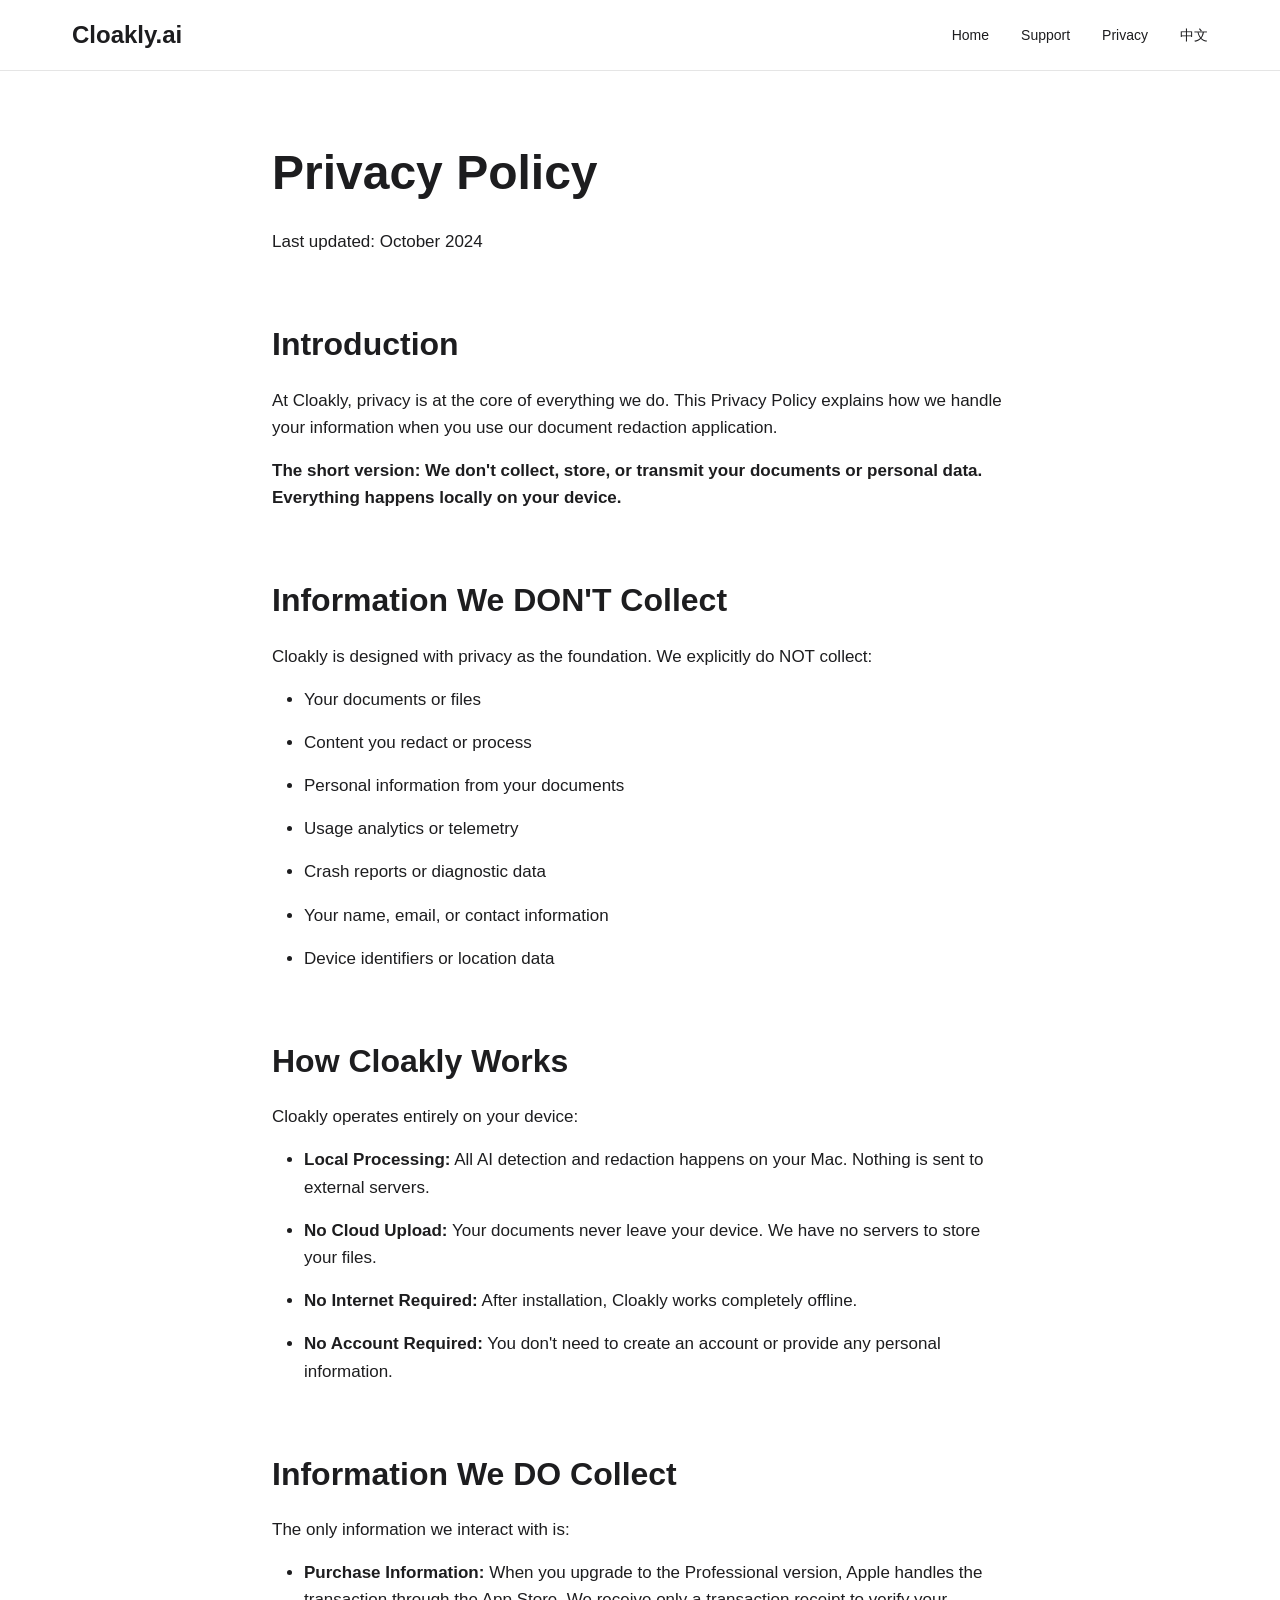
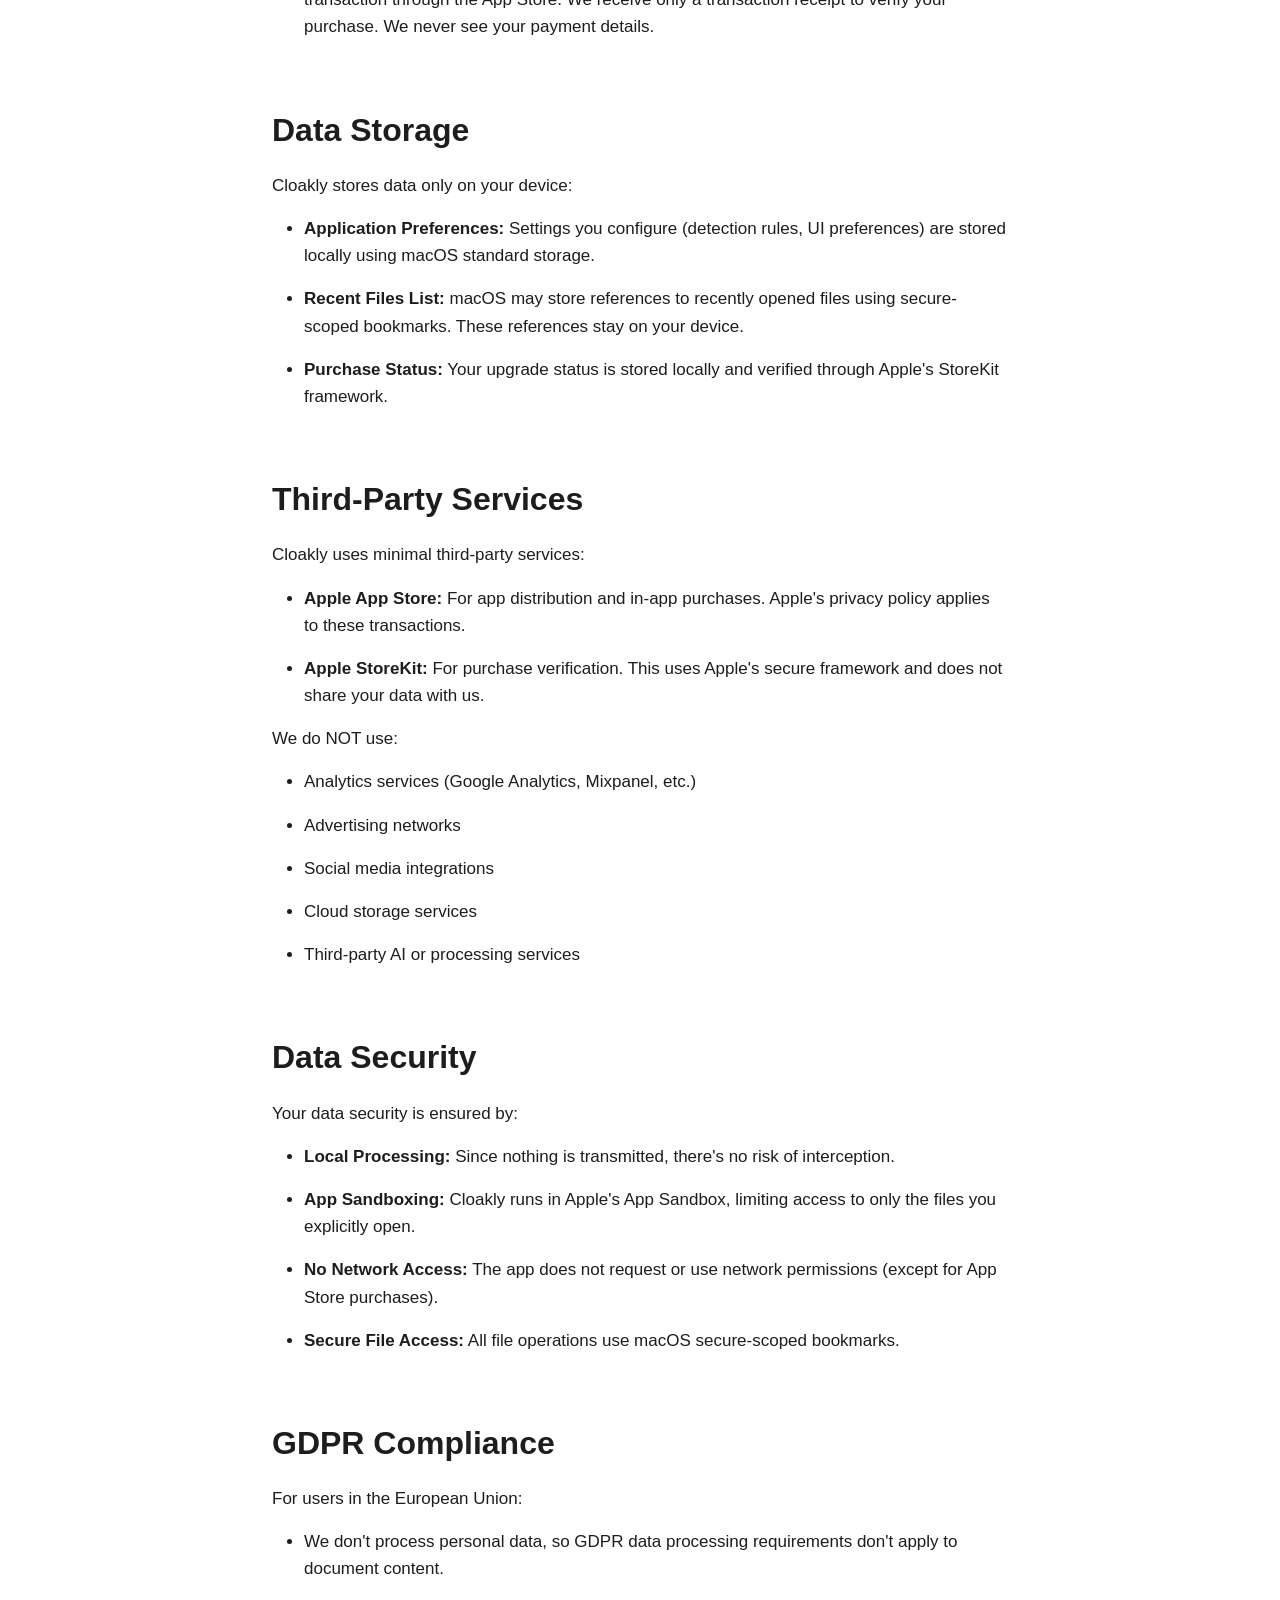
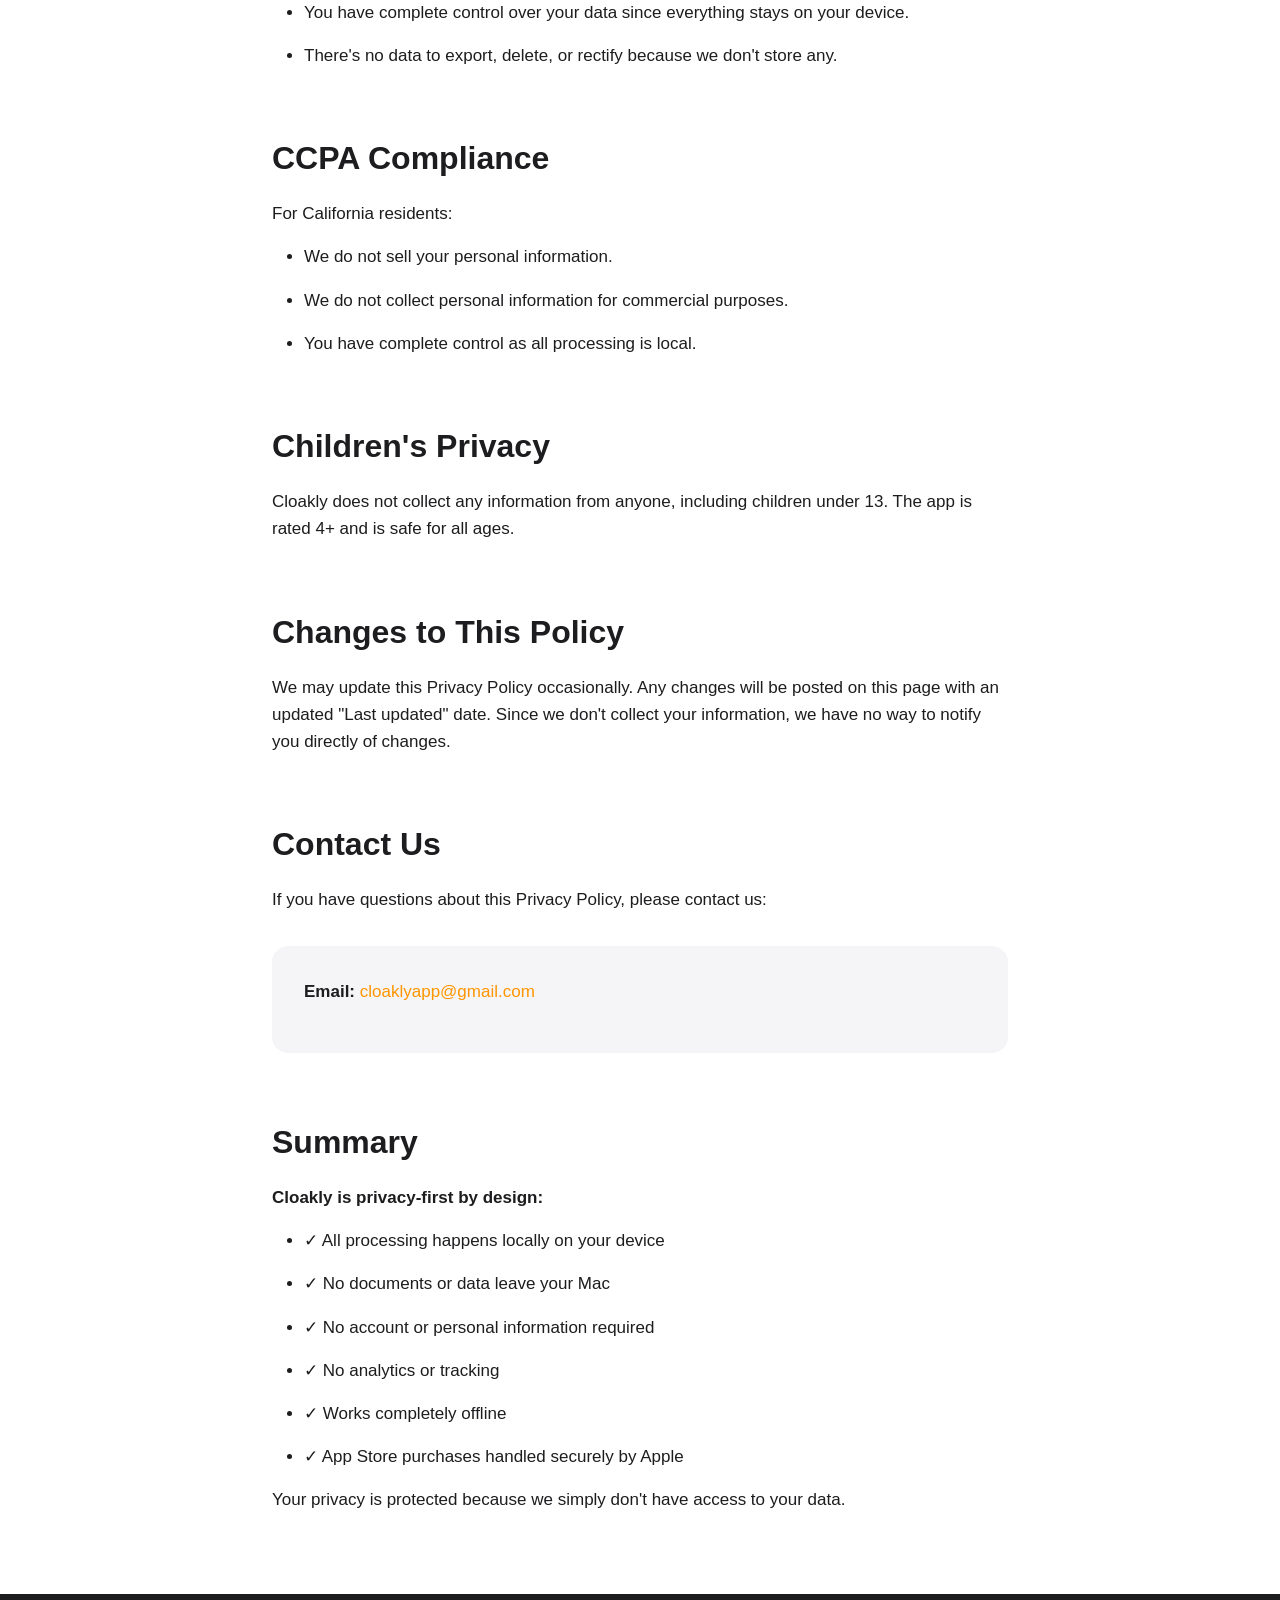
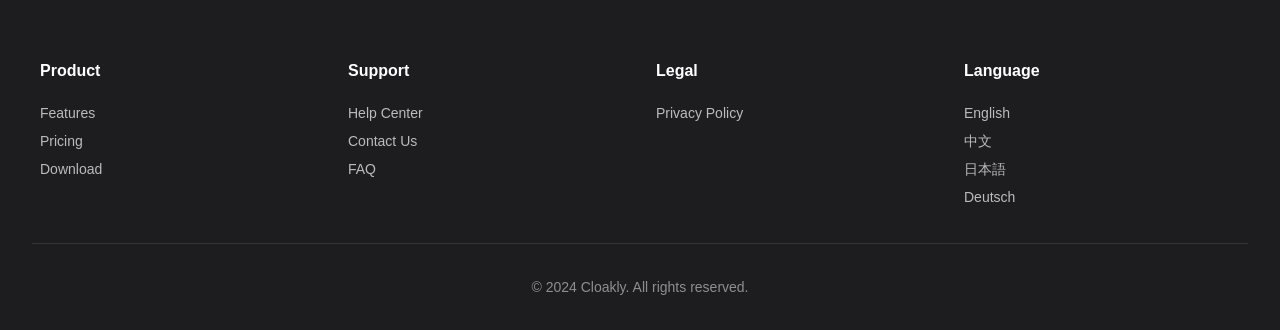
<file: privacy.html>
<!DOCTYPE html>
<html lang="en">
<head>
    <meta charset="UTF-8">
    <meta name="viewport" content="width=device-width, initial-scale=1.0">
    <meta name="description" content="Cloakly Privacy Policy - Learn how we protect your data and privacy.">
    <title>Privacy Policy - Cloakly</title>
    <link rel="stylesheet" href="css/style.css">
</head>
<body>
    <header>
        <nav>
            <a href="index.html" class="logo">Cloakly.ai</a>
            <ul class="nav-links">
                <li><a href="index.html">Home</a></li>
                <li><a href="support.html">Support</a></li>
                <li><a href="privacy.html">Privacy</a></li>
                <li><a href="index-zh.html">中文</a></li>
            </ul>
        </nav>
    </header>

    <main class="privacy-container">
        <h1>Privacy Policy</h1>
        <p class="last-updated">Last updated: October 2024</p>

        <h2>Introduction</h2>
        <p>At Cloakly, privacy is at the core of everything we do. This Privacy Policy explains how we handle your information when you use our document redaction application.</p>
        <p><strong>The short version: We don't collect, store, or transmit your documents or personal data. Everything happens locally on your device.</strong></p>

        <h2>Information We DON'T Collect</h2>
        <p>Cloakly is designed with privacy as the foundation. We explicitly do NOT collect:</p>
        <ul>
            <li>Your documents or files</li>
            <li>Content you redact or process</li>
            <li>Personal information from your documents</li>
            <li>Usage analytics or telemetry</li>
            <li>Crash reports or diagnostic data</li>
            <li>Your name, email, or contact information</li>
            <li>Device identifiers or location data</li>
        </ul>

        <h2>How Cloakly Works</h2>
        <p>Cloakly operates entirely on your device:</p>
        <ul>
            <li><strong>Local Processing:</strong> All AI detection and redaction happens on your Mac. Nothing is sent to external servers.</li>
            <li><strong>No Cloud Upload:</strong> Your documents never leave your device. We have no servers to store your files.</li>
            <li><strong>No Internet Required:</strong> After installation, Cloakly works completely offline.</li>
            <li><strong>No Account Required:</strong> You don't need to create an account or provide any personal information.</li>
        </ul>

        <h2>Information We DO Collect</h2>
        <p>The only information we interact with is:</p>
        <ul>
            <li><strong>Purchase Information:</strong> When you upgrade to the Professional version, Apple handles the transaction through the App Store. We receive only a transaction receipt to verify your purchase. We never see your payment details.</li>
        </ul>

        <h2>Data Storage</h2>
        <p>Cloakly stores data only on your device:</p>
        <ul>
            <li><strong>Application Preferences:</strong> Settings you configure (detection rules, UI preferences) are stored locally using macOS standard storage.</li>
            <li><strong>Recent Files List:</strong> macOS may store references to recently opened files using secure-scoped bookmarks. These references stay on your device.</li>
            <li><strong>Purchase Status:</strong> Your upgrade status is stored locally and verified through Apple's StoreKit framework.</li>
        </ul>

        <h2>Third-Party Services</h2>
        <p>Cloakly uses minimal third-party services:</p>
        <ul>
            <li><strong>Apple App Store:</strong> For app distribution and in-app purchases. Apple's privacy policy applies to these transactions.</li>
            <li><strong>Apple StoreKit:</strong> For purchase verification. This uses Apple's secure framework and does not share your data with us.</li>
        </ul>
        <p>We do NOT use:</p>
        <ul>
            <li>Analytics services (Google Analytics, Mixpanel, etc.)</li>
            <li>Advertising networks</li>
            <li>Social media integrations</li>
            <li>Cloud storage services</li>
            <li>Third-party AI or processing services</li>
        </ul>

        <h2>Data Security</h2>
        <p>Your data security is ensured by:</p>
        <ul>
            <li><strong>Local Processing:</strong> Since nothing is transmitted, there's no risk of interception.</li>
            <li><strong>App Sandboxing:</strong> Cloakly runs in Apple's App Sandbox, limiting access to only the files you explicitly open.</li>
            <li><strong>No Network Access:</strong> The app does not request or use network permissions (except for App Store purchases).</li>
            <li><strong>Secure File Access:</strong> All file operations use macOS secure-scoped bookmarks.</li>
        </ul>

        <h2>GDPR Compliance</h2>
        <p>For users in the European Union:</p>
        <ul>
            <li>We don't process personal data, so GDPR data processing requirements don't apply to document content.</li>
            <li>You have complete control over your data since everything stays on your device.</li>
            <li>There's no data to export, delete, or rectify because we don't store any.</li>
        </ul>

        <h2>CCPA Compliance</h2>
        <p>For California residents:</p>
        <ul>
            <li>We do not sell your personal information.</li>
            <li>We do not collect personal information for commercial purposes.</li>
            <li>You have complete control as all processing is local.</li>
        </ul>

        <h2>Children's Privacy</h2>
        <p>Cloakly does not collect any information from anyone, including children under 13. The app is rated 4+ and is safe for all ages.</p>

        <h2>Changes to This Policy</h2>
        <p>We may update this Privacy Policy occasionally. Any changes will be posted on this page with an updated "Last updated" date. Since we don't collect your information, we have no way to notify you directly of changes.</p>

        <h2>Contact Us</h2>
        <p>If you have questions about this Privacy Policy, please contact us:</p>
        <div class="contact-box">
            <p><strong>Email:</strong> <a href="mailto:cloaklyapp@gmail.com">cloaklyapp@gmail.com</a></p>
        </div>

        <h2>Summary</h2>
        <p><strong>Cloakly is privacy-first by design:</strong></p>
        <ul>
            <li>✓ All processing happens locally on your device</li>
            <li>✓ No documents or data leave your Mac</li>
            <li>✓ No account or personal information required</li>
            <li>✓ No analytics or tracking</li>
            <li>✓ Works completely offline</li>
            <li>✓ App Store purchases handled securely by Apple</li>
        </ul>
        <p>Your privacy is protected because we simply don't have access to your data.</p>
    </main>

    <footer>
        <div class="footer-content">
            <div class="footer-section">
                <h4>Product</h4>
                <ul>
                    <li><a href="index.html">Features</a></li>
                    <li><a href="index.html#pricing">Pricing</a></li>
                    <li><a href="https://apps.apple.com/app/cloakly">Download</a></li>
                </ul>
            </div>
            <div class="footer-section">
                <h4>Support</h4>
                <ul>
                    <li><a href="support.html">Help Center</a></li>
                    <li><a href="support.html#contact">Contact Us</a></li>
                    <li><a href="support.html#faq">FAQ</a></li>
                </ul>
            </div>
            <div class="footer-section">
                <h4>Legal</h4>
                <ul>
                    <li><a href="privacy.html">Privacy Policy</a></li>
                </ul>
            </div>
            <div class="footer-section">
                <h4>Language</h4>
                <ul>
                    <li><a href="privacy.html">English</a></li>
                    <li><a href="privacy-zh.html">中文</a></li>
                    <li><a href="privacy-ja.html">日本語</a></li>
                    <li><a href="privacy-de.html">Deutsch</a></li>
                </ul>
            </div>
        </div>
        <div class="footer-bottom">
            <p>&copy; 2024 Cloakly. All rights reserved.</p>
        </div>
    </footer>
</body>
</html>
</file>
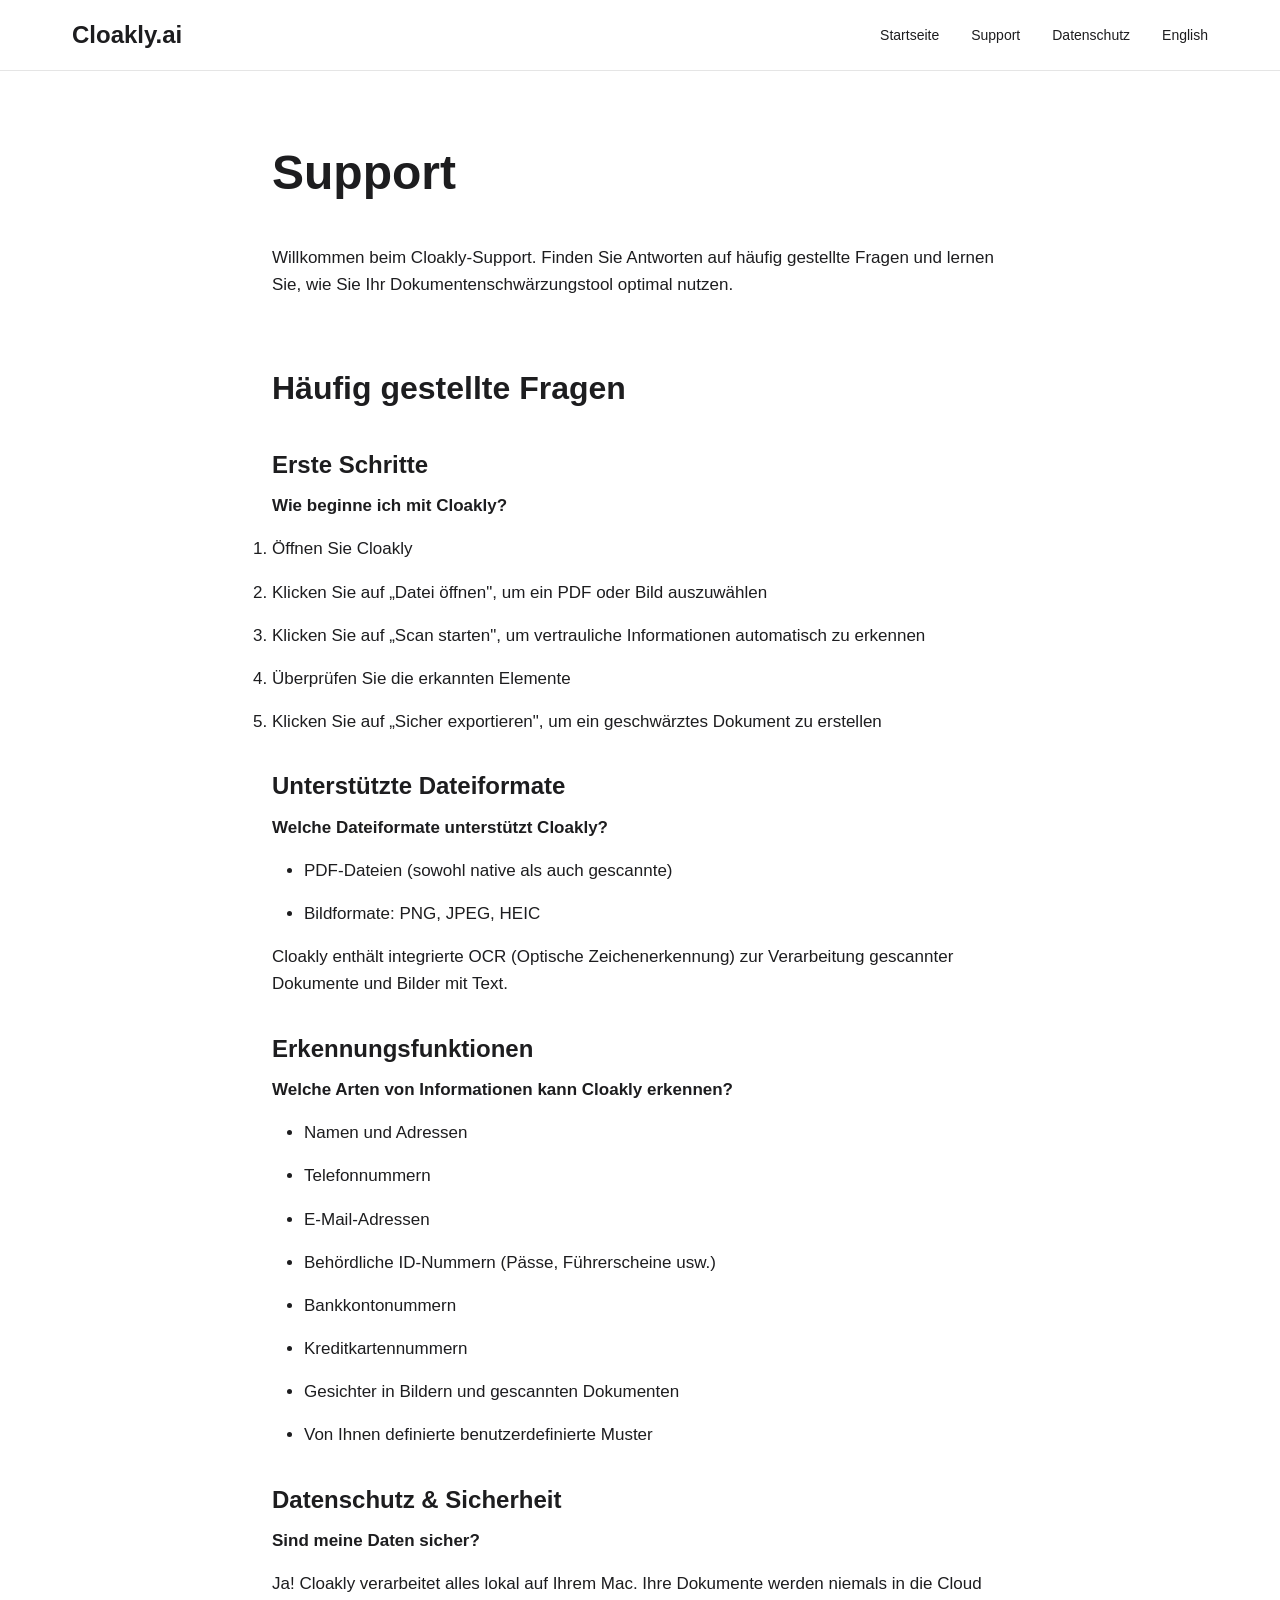
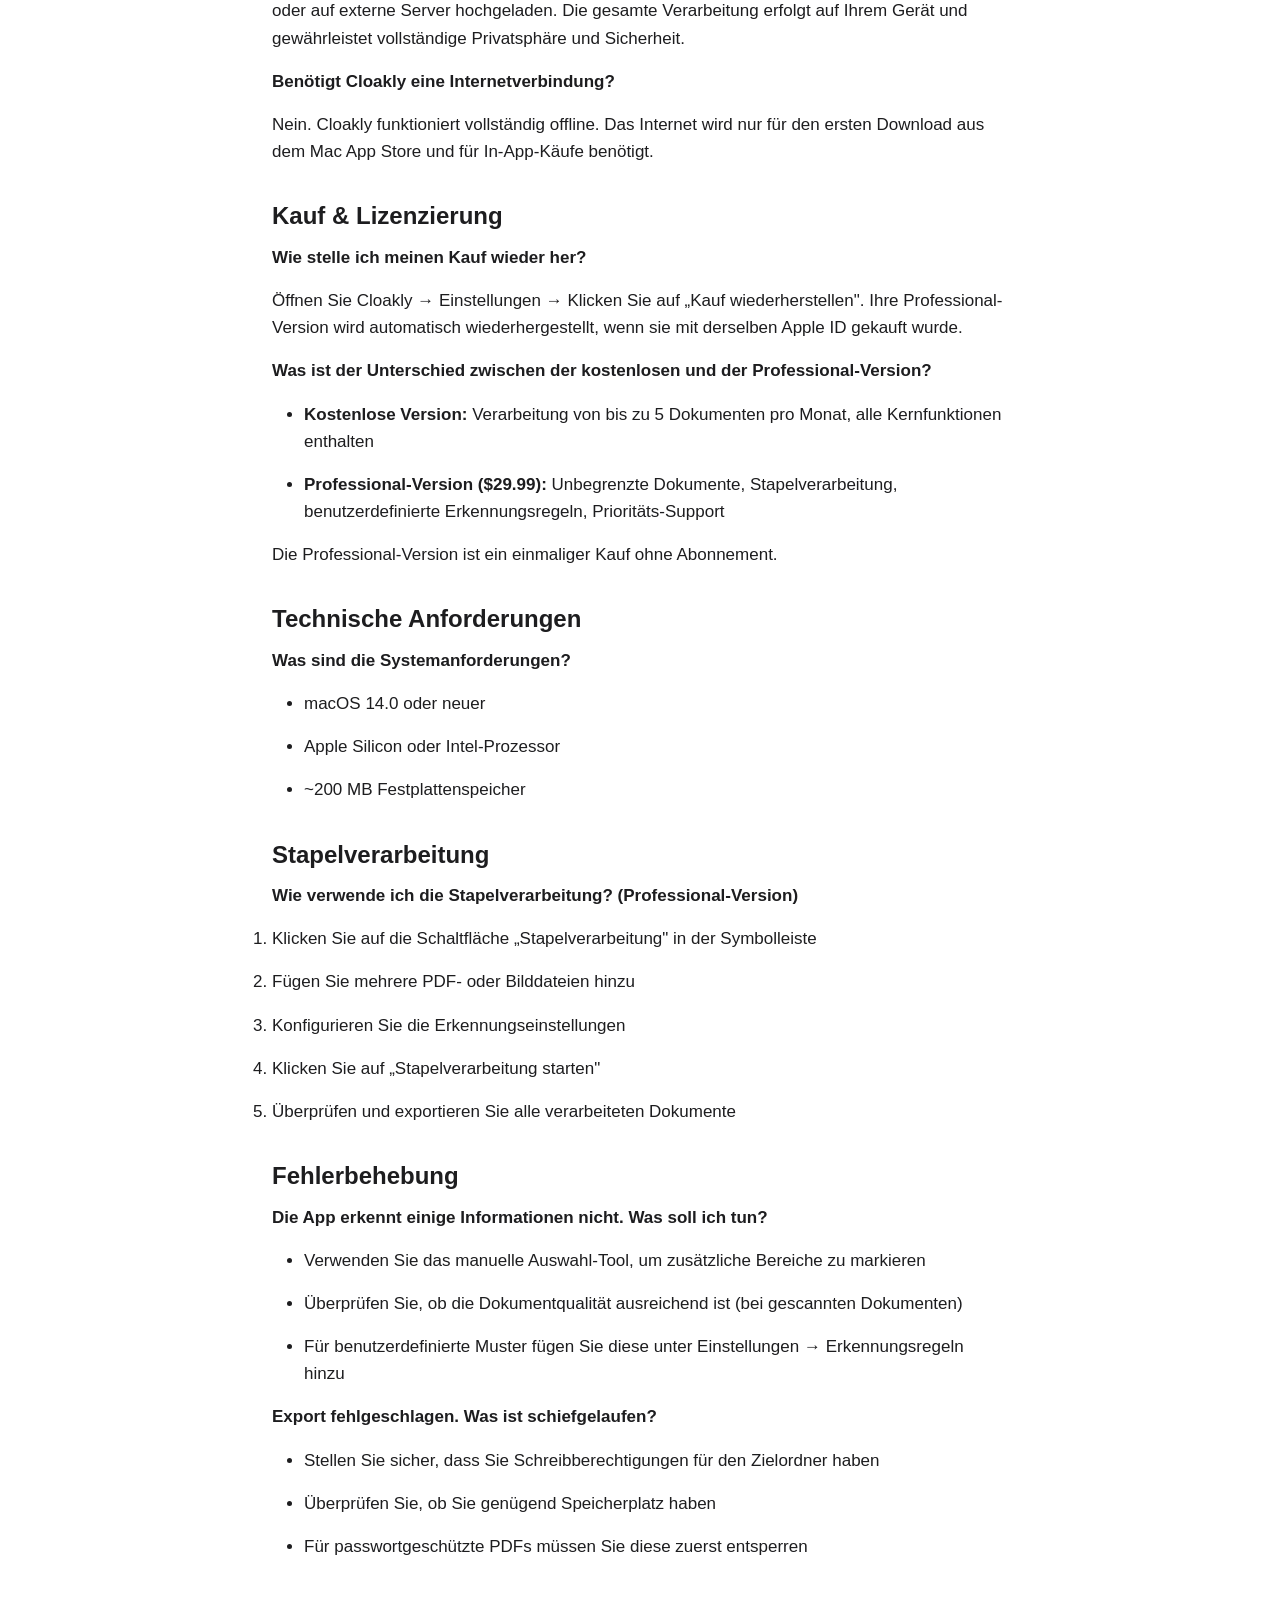
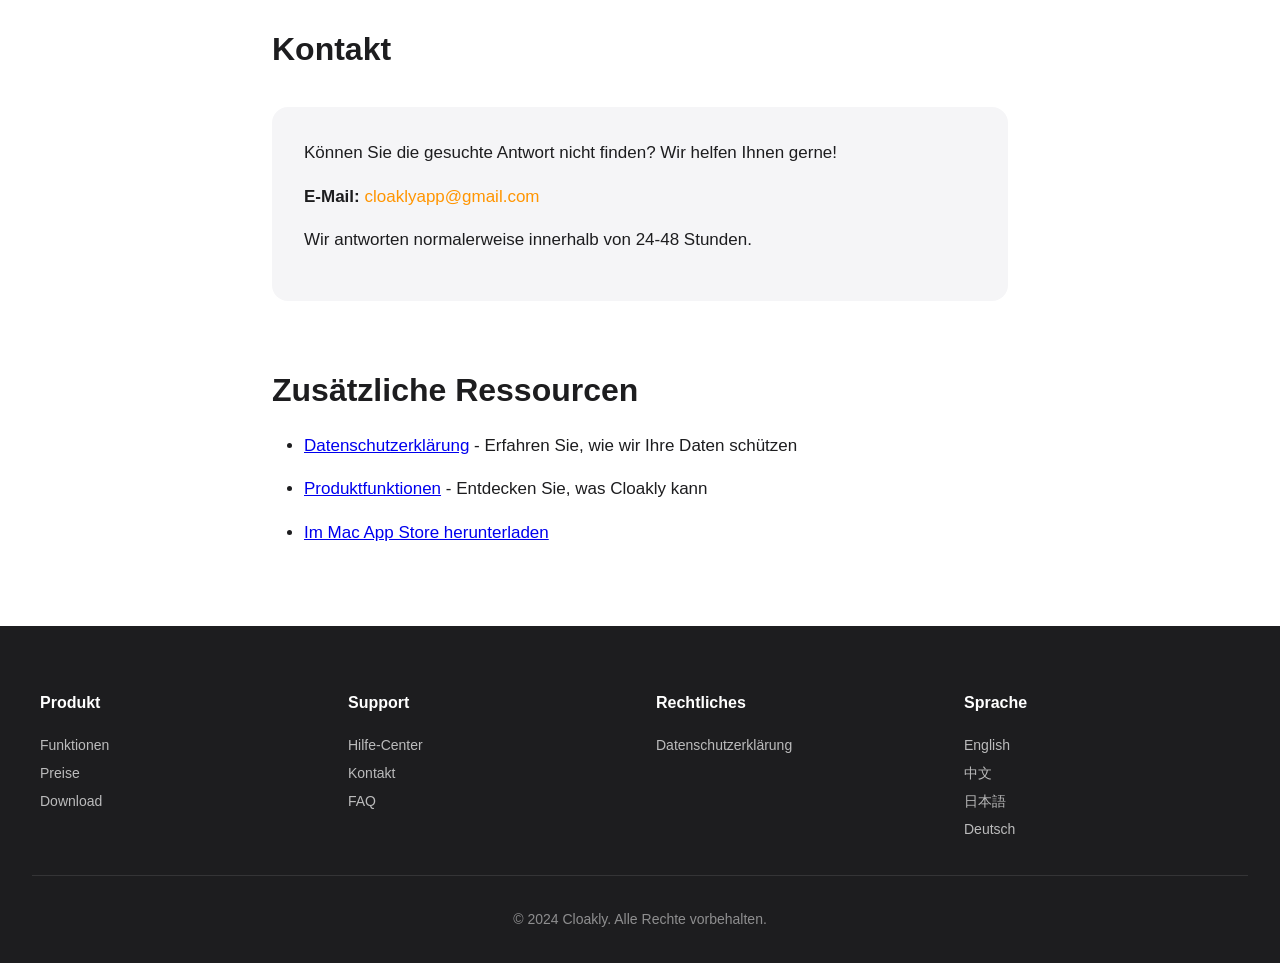
<file: support-de.html>
<!DOCTYPE html>
<html lang="de">
<head>
    <meta charset="UTF-8">
    <meta name="viewport" content="width=device-width, initial-scale=1.0">
    <meta name="description" content="Cloakly Support - Hilfe-Center, FAQ und Kontaktinformationen für das Dokumentenschwärzungstool.">
    <title>Support - Cloakly</title>
    <link rel="stylesheet" href="css/style.css">
</head>
<body>
    <header>
        <nav>
            <a href="index-de.html" class="logo">Cloakly.ai</a>
            <ul class="nav-links">
                <li><a href="index-de.html">Startseite</a></li>
                <li><a href="support-de.html">Support</a></li>
                <li><a href="privacy-de.html">Datenschutz</a></li>
                <li><a href="support.html">English</a></li>
            </ul>
        </nav>
    </header>

    <main class="support-container">
        <h1>Support</h1>
        <p>Willkommen beim Cloakly-Support. Finden Sie Antworten auf häufig gestellte Fragen und lernen Sie, wie Sie Ihr Dokumentenschwärzungstool optimal nutzen.</p>

        <h2 id="faq">Häufig gestellte Fragen</h2>

        <h3>Erste Schritte</h3>
        <p><strong>Wie beginne ich mit Cloakly?</strong></p>
        <ol>
            <li>Öffnen Sie Cloakly</li>
            <li>Klicken Sie auf „Datei öffnen", um ein PDF oder Bild auszuwählen</li>
            <li>Klicken Sie auf „Scan starten", um vertrauliche Informationen automatisch zu erkennen</li>
            <li>Überprüfen Sie die erkannten Elemente</li>
            <li>Klicken Sie auf „Sicher exportieren", um ein geschwärztes Dokument zu erstellen</li>
        </ol>

        <h3>Unterstützte Dateiformate</h3>
        <p><strong>Welche Dateiformate unterstützt Cloakly?</strong></p>
        <ul>
            <li>PDF-Dateien (sowohl native als auch gescannte)</li>
            <li>Bildformate: PNG, JPEG, HEIC</li>
        </ul>
        <p>Cloakly enthält integrierte OCR (Optische Zeichenerkennung) zur Verarbeitung gescannter Dokumente und Bilder mit Text.</p>

        <h3>Erkennungsfunktionen</h3>
        <p><strong>Welche Arten von Informationen kann Cloakly erkennen?</strong></p>
        <ul>
            <li>Namen und Adressen</li>
            <li>Telefonnummern</li>
            <li>E-Mail-Adressen</li>
            <li>Behördliche ID-Nummern (Pässe, Führerscheine usw.)</li>
            <li>Bankkontonummern</li>
            <li>Kreditkartennummern</li>
            <li>Gesichter in Bildern und gescannten Dokumenten</li>
            <li>Von Ihnen definierte benutzerdefinierte Muster</li>
        </ul>

        <h3>Datenschutz & Sicherheit</h3>
        <p><strong>Sind meine Daten sicher?</strong></p>
        <p>Ja! Cloakly verarbeitet alles lokal auf Ihrem Mac. Ihre Dokumente werden niemals in die Cloud oder auf externe Server hochgeladen. Die gesamte Verarbeitung erfolgt auf Ihrem Gerät und gewährleistet vollständige Privatsphäre und Sicherheit.</p>

        <p><strong>Benötigt Cloakly eine Internetverbindung?</strong></p>
        <p>Nein. Cloakly funktioniert vollständig offline. Das Internet wird nur für den ersten Download aus dem Mac App Store und für In-App-Käufe benötigt.</p>

        <h3>Kauf & Lizenzierung</h3>
        <p><strong>Wie stelle ich meinen Kauf wieder her?</strong></p>
        <p>Öffnen Sie Cloakly → Einstellungen → Klicken Sie auf „Kauf wiederherstellen". Ihre Professional-Version wird automatisch wiederhergestellt, wenn sie mit derselben Apple ID gekauft wurde.</p>

        <p><strong>Was ist der Unterschied zwischen der kostenlosen und der Professional-Version?</strong></p>
        <ul>
            <li><strong>Kostenlose Version:</strong> Verarbeitung von bis zu 5 Dokumenten pro Monat, alle Kernfunktionen enthalten</li>
            <li><strong>Professional-Version ($29.99):</strong> Unbegrenzte Dokumente, Stapelverarbeitung, benutzerdefinierte Erkennungsregeln, Prioritäts-Support</li>
        </ul>
        <p>Die Professional-Version ist ein einmaliger Kauf ohne Abonnement.</p>

        <h3>Technische Anforderungen</h3>
        <p><strong>Was sind die Systemanforderungen?</strong></p>
        <ul>
            <li>macOS 14.0 oder neuer</li>
            <li>Apple Silicon oder Intel-Prozessor</li>
            <li>~200 MB Festplattenspeicher</li>
        </ul>

        <h3>Stapelverarbeitung</h3>
        <p><strong>Wie verwende ich die Stapelverarbeitung? (Professional-Version)</strong></p>
        <ol>
            <li>Klicken Sie auf die Schaltfläche „Stapelverarbeitung" in der Symbolleiste</li>
            <li>Fügen Sie mehrere PDF- oder Bilddateien hinzu</li>
            <li>Konfigurieren Sie die Erkennungseinstellungen</li>
            <li>Klicken Sie auf „Stapelverarbeitung starten"</li>
            <li>Überprüfen und exportieren Sie alle verarbeiteten Dokumente</li>
        </ol>

        <h3>Fehlerbehebung</h3>
        <p><strong>Die App erkennt einige Informationen nicht. Was soll ich tun?</strong></p>
        <ul>
            <li>Verwenden Sie das manuelle Auswahl-Tool, um zusätzliche Bereiche zu markieren</li>
            <li>Überprüfen Sie, ob die Dokumentqualität ausreichend ist (bei gescannten Dokumenten)</li>
            <li>Für benutzerdefinierte Muster fügen Sie diese unter Einstellungen → Erkennungsregeln hinzu</li>
        </ul>

        <p><strong>Export fehlgeschlagen. Was ist schiefgelaufen?</strong></p>
        <ul>
            <li>Stellen Sie sicher, dass Sie Schreibberechtigungen für den Zielordner haben</li>
            <li>Überprüfen Sie, ob Sie genügend Speicherplatz haben</li>
            <li>Für passwortgeschützte PDFs müssen Sie diese zuerst entsperren</li>
        </ul>

        <h2 id="contact">Kontakt</h2>
        <div class="contact-box">
            <p>Können Sie die gesuchte Antwort nicht finden? Wir helfen Ihnen gerne!</p>
            <p><strong>E-Mail:</strong> <a href="mailto:cloaklyapp@gmail.com">cloaklyapp@gmail.com</a></p>
            <p>Wir antworten normalerweise innerhalb von 24-48 Stunden.</p>
        </div>

        <h2>Zusätzliche Ressourcen</h2>
        <ul>
            <li><a href="privacy-de.html">Datenschutzerklärung</a> - Erfahren Sie, wie wir Ihre Daten schützen</li>
            <li><a href="index-de.html">Produktfunktionen</a> - Entdecken Sie, was Cloakly kann</li>
            <li><a href="https://apps.apple.com/app/cloakly">Im Mac App Store herunterladen</a></li>
        </ul>
    </main>

    <footer>
        <div class="footer-content">
            <div class="footer-section">
                <h4>Produkt</h4>
                <ul>
                    <li><a href="index-de.html">Funktionen</a></li>
                    <li><a href="index-de.html#pricing">Preise</a></li>
                    <li><a href="https://apps.apple.com/app/cloakly">Download</a></li>
                </ul>
            </div>
            <div class="footer-section">
                <h4>Support</h4>
                <ul>
                    <li><a href="support-de.html">Hilfe-Center</a></li>
                    <li><a href="support-de.html#contact">Kontakt</a></li>
                    <li><a href="support-de.html#faq">FAQ</a></li>
                </ul>
            </div>
            <div class="footer-section">
                <h4>Rechtliches</h4>
                <ul>
                    <li><a href="privacy-de.html">Datenschutzerklärung</a></li>
                </ul>
            </div>
            <div class="footer-section">
                <h4>Sprache</h4>
                <ul>
                    <li><a href="support.html">English</a></li>
                    <li><a href="support-zh.html">中文</a></li>
                    <li><a href="support-ja.html">日本語</a></li>
                    <li><a href="support-de.html">Deutsch</a></li>
                </ul>
            </div>
        </div>
        <div class="footer-bottom">
            <p>&copy; 2024 Cloakly. Alle Rechte vorbehalten.</p>
        </div>
    </footer>
</body>
</html>
</file>
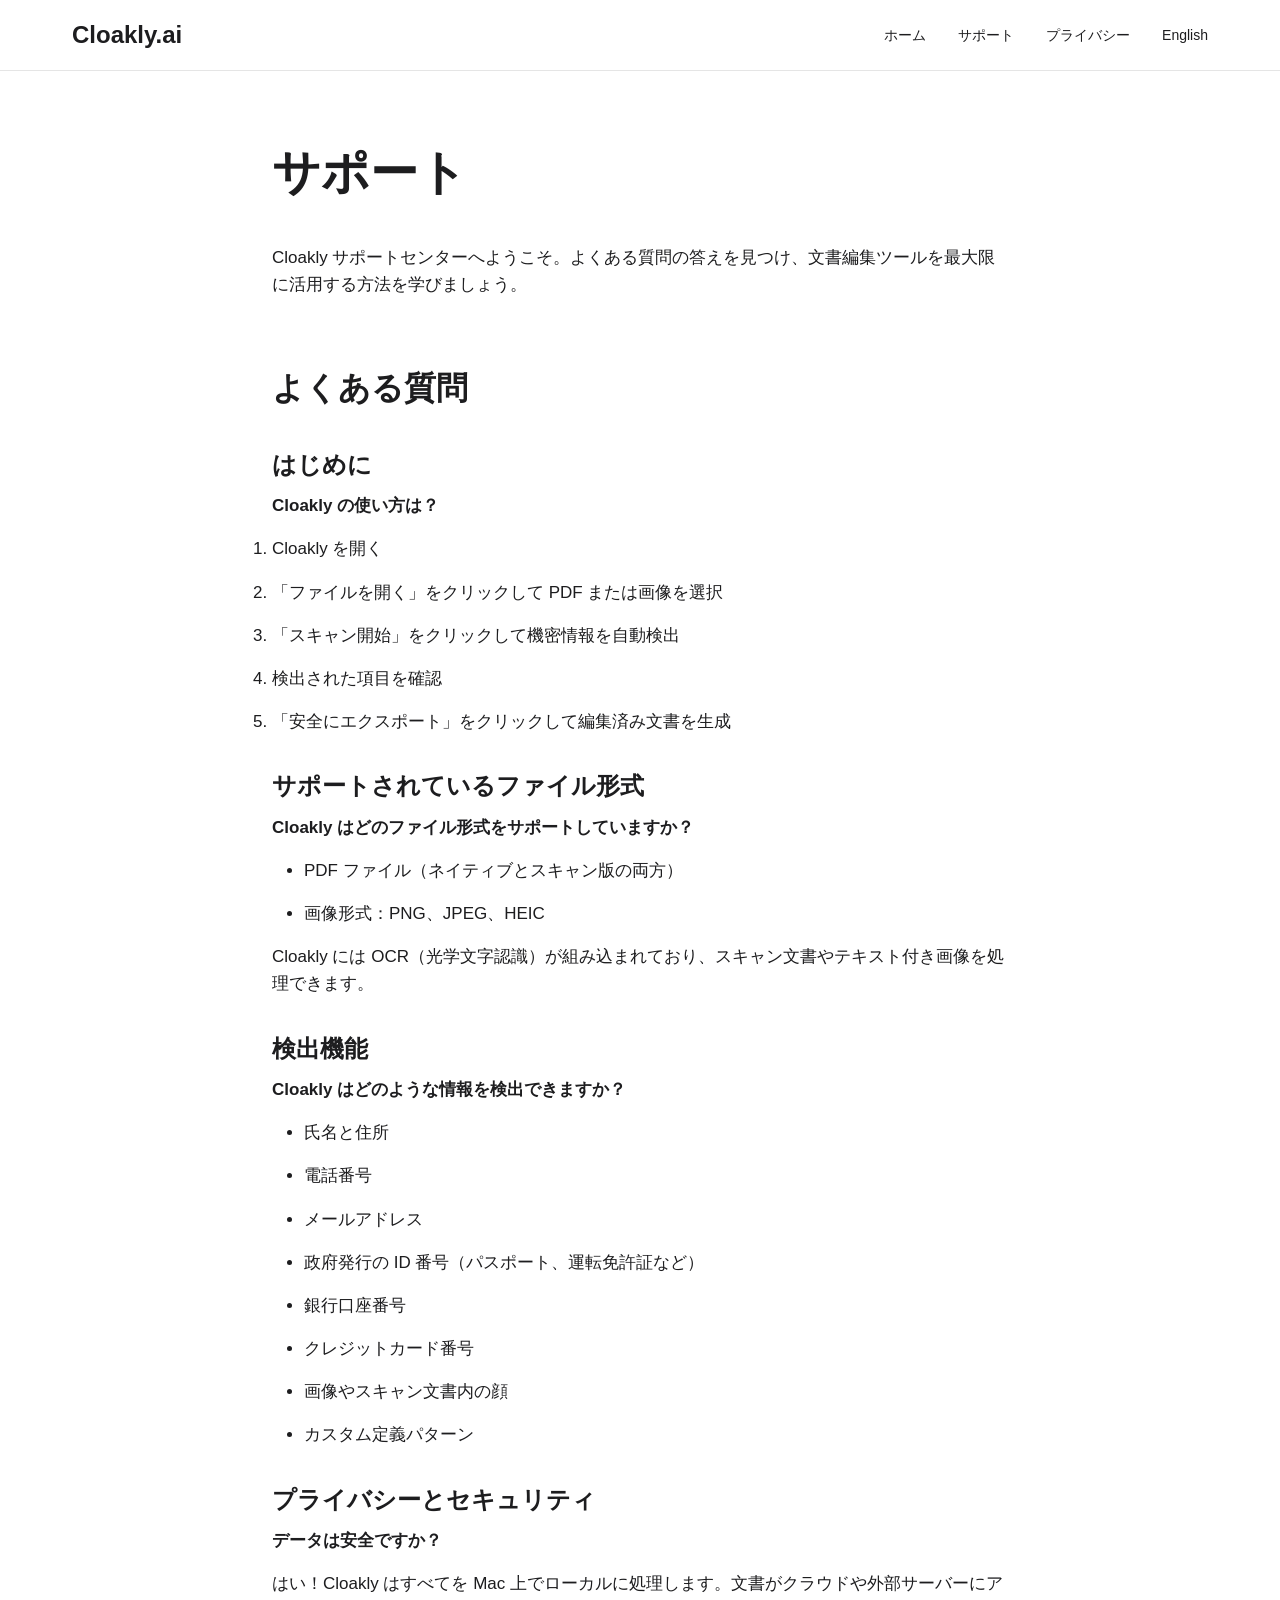
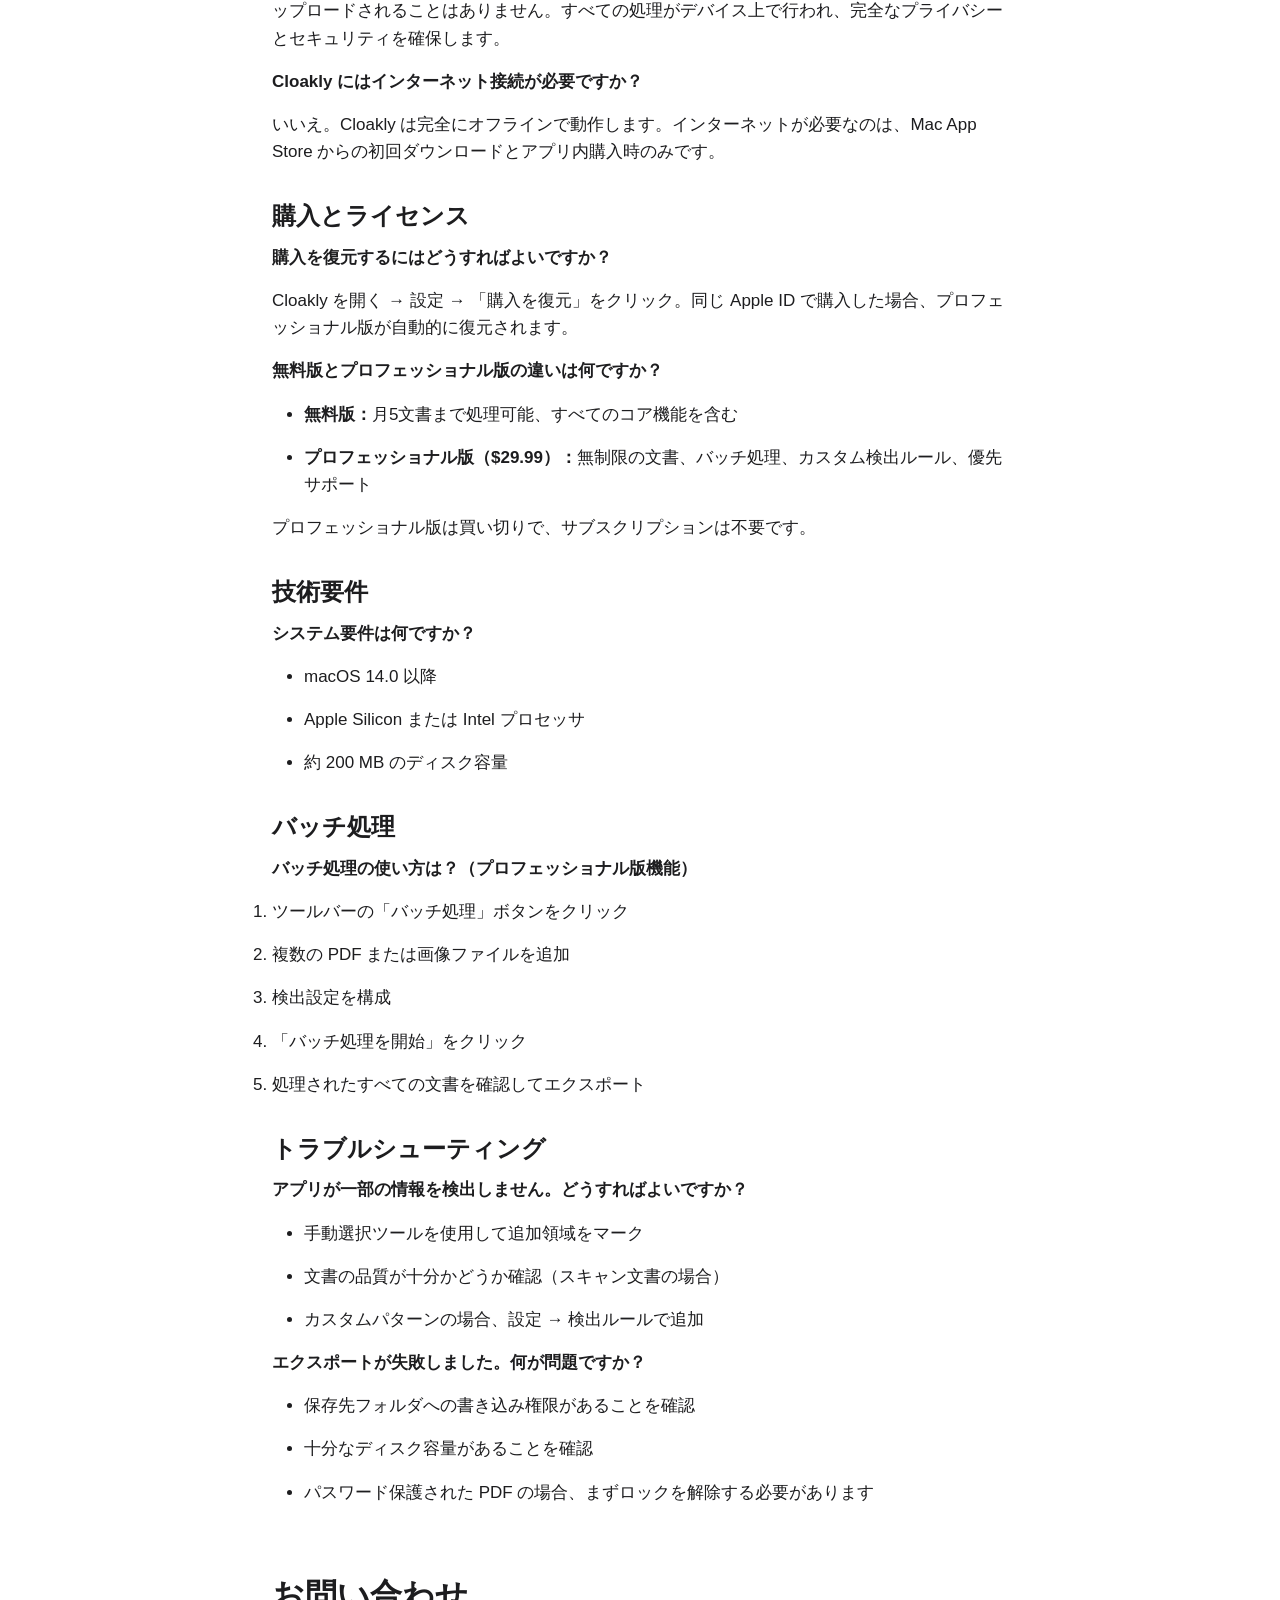
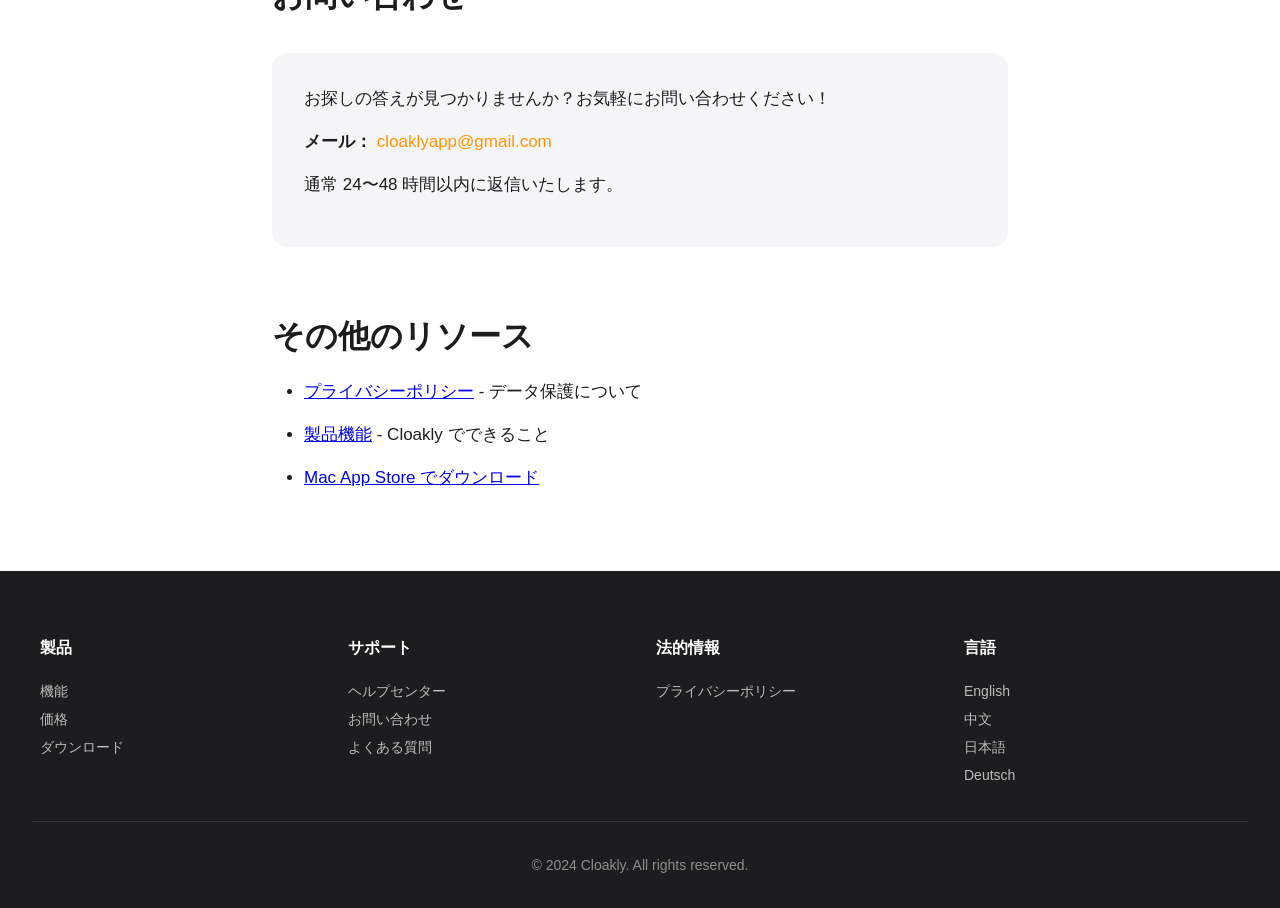
<file: support-ja.html>
<!DOCTYPE html>
<html lang="ja">
<head>
    <meta charset="UTF-8">
    <meta name="viewport" content="width=device-width, initial-scale=1.0">
    <meta name="description" content="Cloakly サポート - ヘルプセンター、よくある質問、お問い合わせ情報。">
    <title>サポート - Cloakly</title>
    <link rel="stylesheet" href="css/style.css">
</head>
<body>
    <header>
        <nav>
            <a href="index-ja.html" class="logo">Cloakly.ai</a>
            <ul class="nav-links">
                <li><a href="index-ja.html">ホーム</a></li>
                <li><a href="support-ja.html">サポート</a></li>
                <li><a href="privacy-ja.html">プライバシー</a></li>
                <li><a href="support.html">English</a></li>
            </ul>
        </nav>
    </header>

    <main class="support-container">
        <h1>サポート</h1>
        <p>Cloakly サポートセンターへようこそ。よくある質問の答えを見つけ、文書編集ツールを最大限に活用する方法を学びましょう。</p>

        <h2 id="faq">よくある質問</h2>

        <h3>はじめに</h3>
        <p><strong>Cloakly の使い方は？</strong></p>
        <ol>
            <li>Cloakly を開く</li>
            <li>「ファイルを開く」をクリックして PDF または画像を選択</li>
            <li>「スキャン開始」をクリックして機密情報を自動検出</li>
            <li>検出された項目を確認</li>
            <li>「安全にエクスポート」をクリックして編集済み文書を生成</li>
        </ol>

        <h3>サポートされているファイル形式</h3>
        <p><strong>Cloakly はどのファイル形式をサポートしていますか？</strong></p>
        <ul>
            <li>PDF ファイル（ネイティブとスキャン版の両方）</li>
            <li>画像形式：PNG、JPEG、HEIC</li>
        </ul>
        <p>Cloakly には OCR（光学文字認識）が組み込まれており、スキャン文書やテキスト付き画像を処理できます。</p>

        <h3>検出機能</h3>
        <p><strong>Cloakly はどのような情報を検出できますか？</strong></p>
        <ul>
            <li>氏名と住所</li>
            <li>電話番号</li>
            <li>メールアドレス</li>
            <li>政府発行の ID 番号（パスポート、運転免許証など）</li>
            <li>銀行口座番号</li>
            <li>クレジットカード番号</li>
            <li>画像やスキャン文書内の顔</li>
            <li>カスタム定義パターン</li>
        </ul>

        <h3>プライバシーとセキュリティ</h3>
        <p><strong>データは安全ですか？</strong></p>
        <p>はい！Cloakly はすべてを Mac 上でローカルに処理します。文書がクラウドや外部サーバーにアップロードされることはありません。すべての処理がデバイス上で行われ、完全なプライバシーとセキュリティを確保します。</p>

        <p><strong>Cloakly にはインターネット接続が必要ですか？</strong></p>
        <p>いいえ。Cloakly は完全にオフラインで動作します。インターネットが必要なのは、Mac App Store からの初回ダウンロードとアプリ内購入時のみです。</p>

        <h3>購入とライセンス</h3>
        <p><strong>購入を復元するにはどうすればよいですか？</strong></p>
        <p>Cloakly を開く → 設定 → 「購入を復元」をクリック。同じ Apple ID で購入した場合、プロフェッショナル版が自動的に復元されます。</p>

        <p><strong>無料版とプロフェッショナル版の違いは何ですか？</strong></p>
        <ul>
            <li><strong>無料版：</strong>月5文書まで処理可能、すべてのコア機能を含む</li>
            <li><strong>プロフェッショナル版（$29.99）：</strong>無制限の文書、バッチ処理、カスタム検出ルール、優先サポート</li>
        </ul>
        <p>プロフェッショナル版は買い切りで、サブスクリプションは不要です。</p>

        <h3>技術要件</h3>
        <p><strong>システム要件は何ですか？</strong></p>
        <ul>
            <li>macOS 14.0 以降</li>
            <li>Apple Silicon または Intel プロセッサ</li>
            <li>約 200 MB のディスク容量</li>
        </ul>

        <h3>バッチ処理</h3>
        <p><strong>バッチ処理の使い方は？（プロフェッショナル版機能）</strong></p>
        <ol>
            <li>ツールバーの「バッチ処理」ボタンをクリック</li>
            <li>複数の PDF または画像ファイルを追加</li>
            <li>検出設定を構成</li>
            <li>「バッチ処理を開始」をクリック</li>
            <li>処理されたすべての文書を確認してエクスポート</li>
        </ol>

        <h3>トラブルシューティング</h3>
        <p><strong>アプリが一部の情報を検出しません。どうすればよいですか？</strong></p>
        <ul>
            <li>手動選択ツールを使用して追加領域をマーク</li>
            <li>文書の品質が十分かどうか確認（スキャン文書の場合）</li>
            <li>カスタムパターンの場合、設定 → 検出ルールで追加</li>
        </ul>

        <p><strong>エクスポートが失敗しました。何が問題ですか？</strong></p>
        <ul>
            <li>保存先フォルダへの書き込み権限があることを確認</li>
            <li>十分なディスク容量があることを確認</li>
            <li>パスワード保護された PDF の場合、まずロックを解除する必要があります</li>
        </ul>

        <h2 id="contact">お問い合わせ</h2>
        <div class="contact-box">
            <p>お探しの答えが見つかりませんか？お気軽にお問い合わせください！</p>
            <p><strong>メール：</strong> <a href="mailto:cloaklyapp@gmail.com">cloaklyapp@gmail.com</a></p>
            <p>通常 24〜48 時間以内に返信いたします。</p>
        </div>

        <h2>その他のリソース</h2>
        <ul>
            <li><a href="privacy-ja.html">プライバシーポリシー</a> - データ保護について</li>
            <li><a href="index-ja.html">製品機能</a> - Cloakly でできること</li>
            <li><a href="https://apps.apple.com/app/cloakly">Mac App Store でダウンロード</a></li>
        </ul>
    </main>

    <footer>
        <div class="footer-content">
            <div class="footer-section">
                <h4>製品</h4>
                <ul>
                    <li><a href="index-ja.html">機能</a></li>
                    <li><a href="index-ja.html#pricing">価格</a></li>
                    <li><a href="https://apps.apple.com/app/cloakly">ダウンロード</a></li>
                </ul>
            </div>
            <div class="footer-section">
                <h4>サポート</h4>
                <ul>
                    <li><a href="support-ja.html">ヘルプセンター</a></li>
                    <li><a href="support-ja.html#contact">お問い合わせ</a></li>
                    <li><a href="support-ja.html#faq">よくある質問</a></li>
                </ul>
            </div>
            <div class="footer-section">
                <h4>法的情報</h4>
                <ul>
                    <li><a href="privacy-ja.html">プライバシーポリシー</a></li>
                </ul>
            </div>
            <div class="footer-section">
                <h4>言語</h4>
                <ul>
                    <li><a href="support.html">English</a></li>
                    <li><a href="support-zh.html">中文</a></li>
                    <li><a href="support-ja.html">日本語</a></li>
                    <li><a href="support-de.html">Deutsch</a></li>
                </ul>
            </div>
        </div>
        <div class="footer-bottom">
            <p>&copy; 2024 Cloakly. All rights reserved.</p>
        </div>
    </footer>
</body>
</html>
</file>
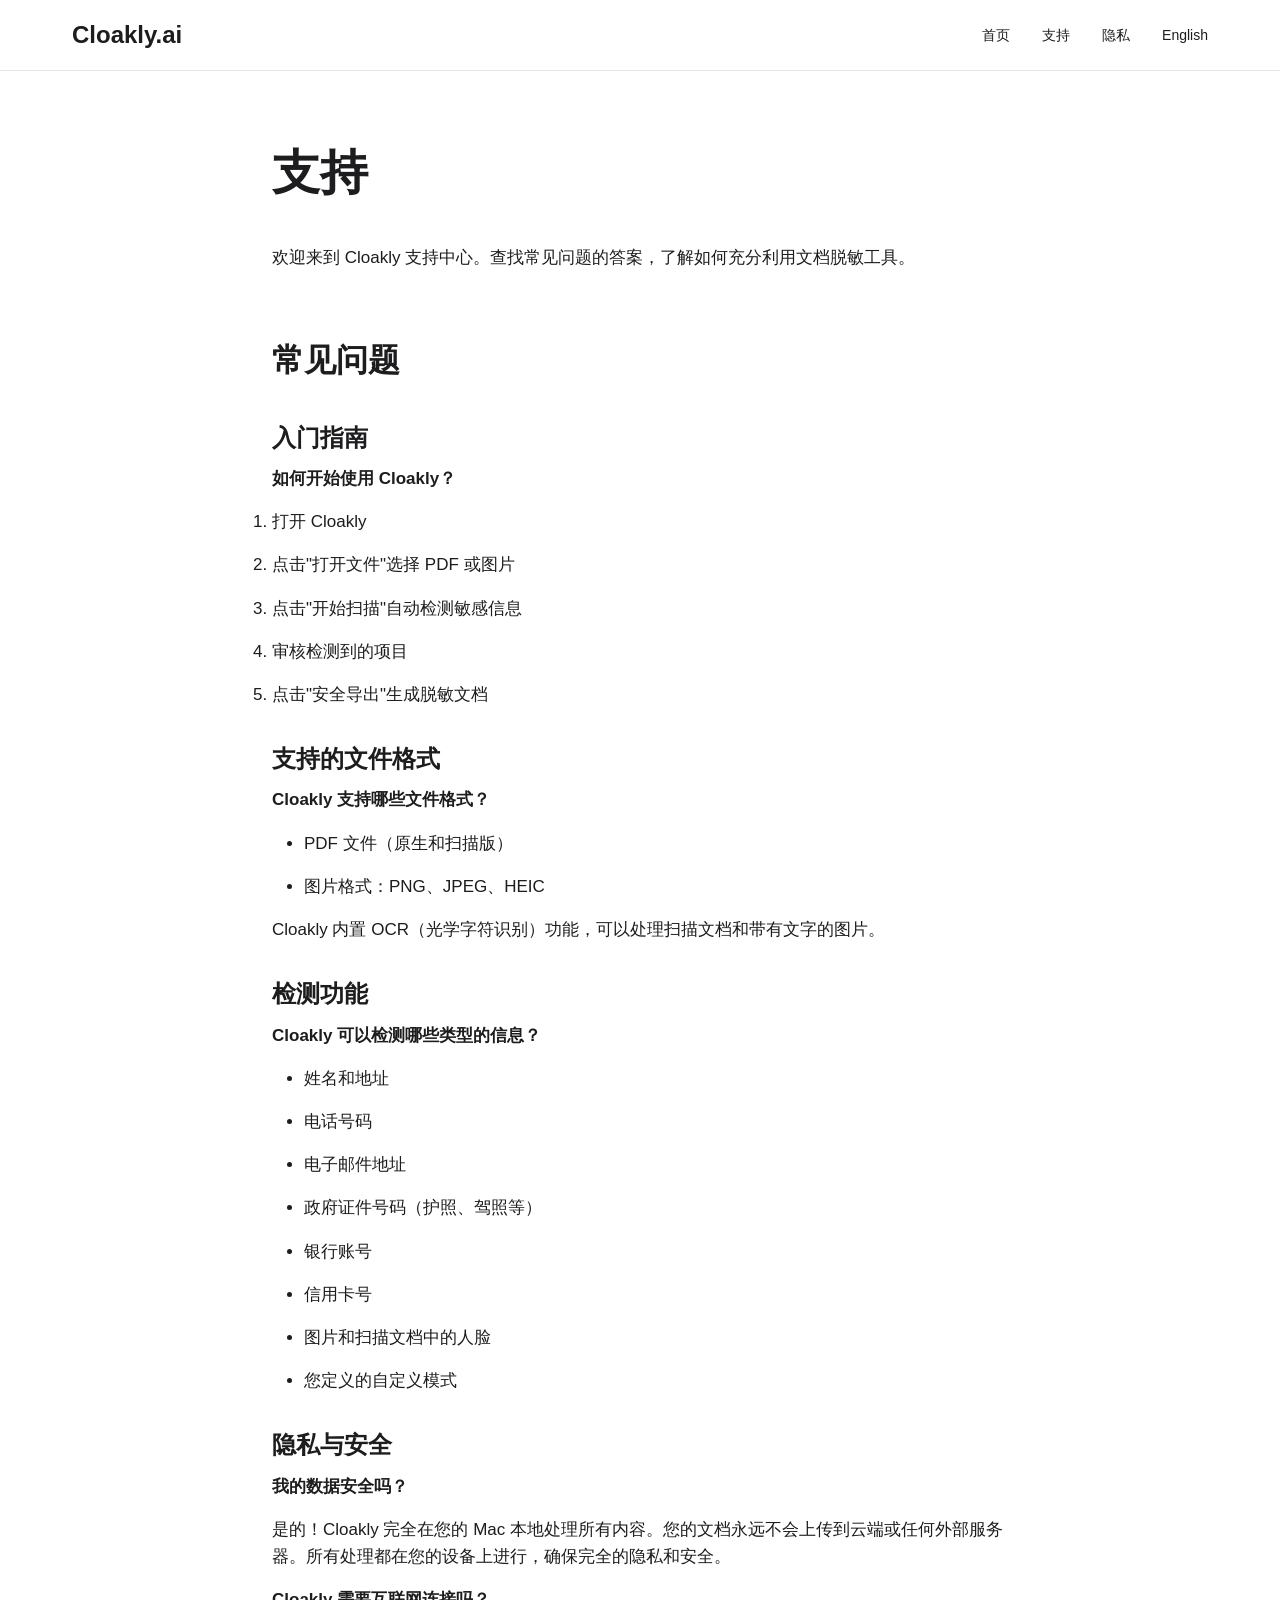
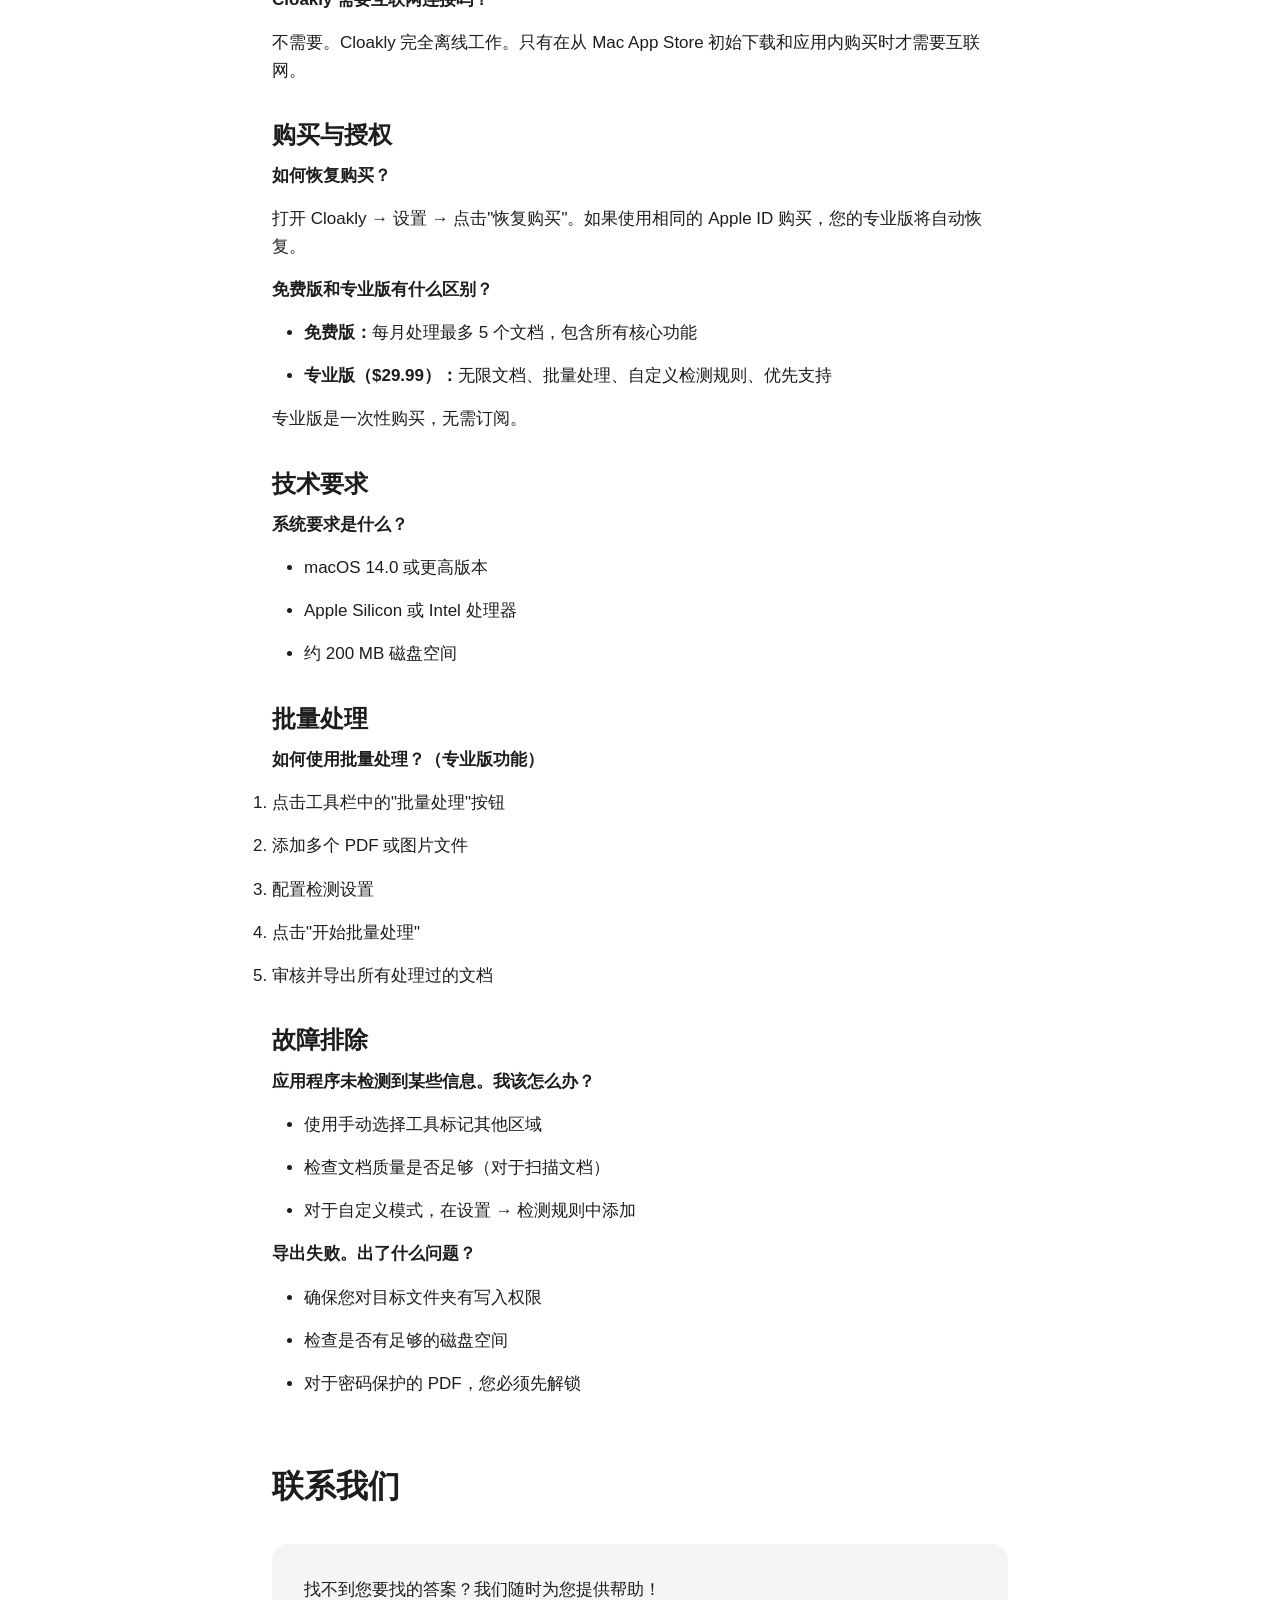
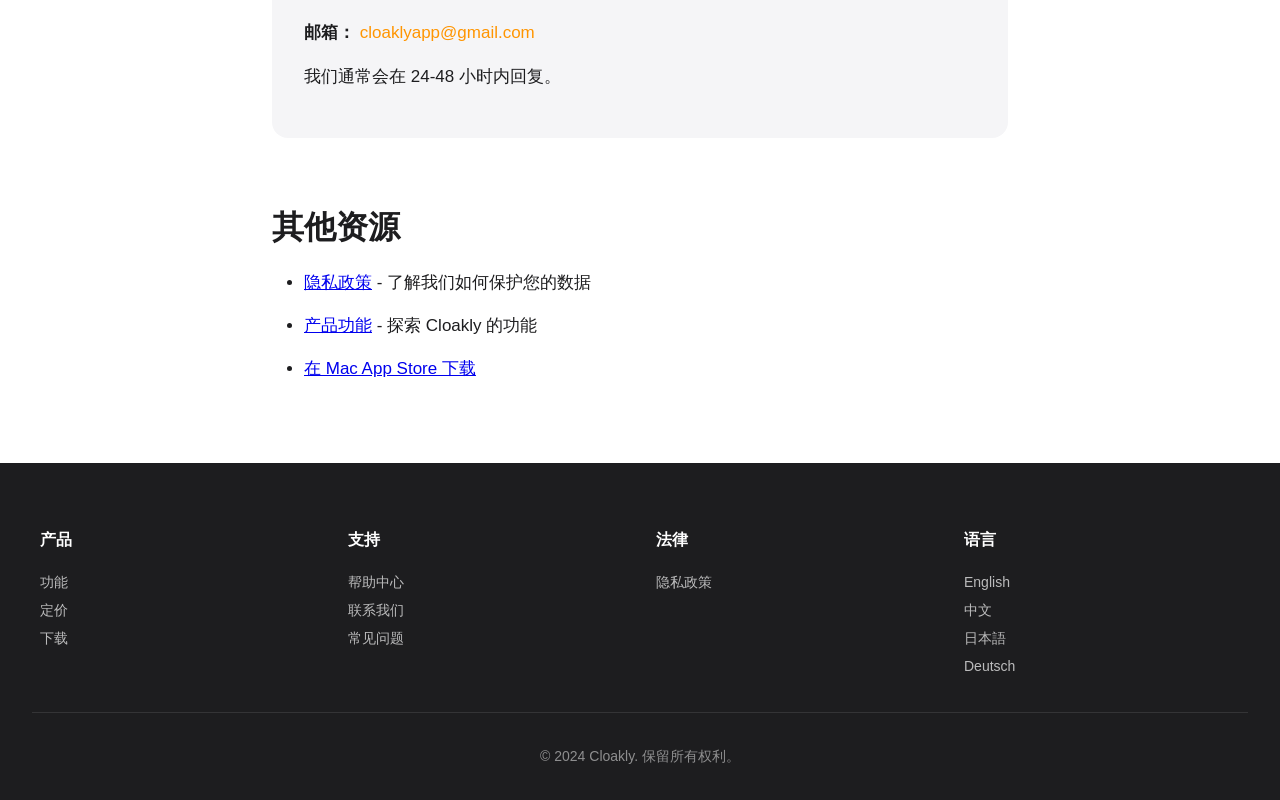
<file: support-zh.html>
<!DOCTYPE html>
<html lang="zh-Hans">
<head>
    <meta charset="UTF-8">
    <meta name="viewport" content="width=device-width, initial-scale=1.0">
    <meta name="description" content="Cloakly 支持 - 帮助中心、常见问题和联系信息。">
    <title>支持 - Cloakly</title>
    <link rel="stylesheet" href="css/style.css">
</head>
<body>
    <header>
        <nav>
            <a href="index-zh.html" class="logo">Cloakly.ai</a>
            <ul class="nav-links">
                <li><a href="index-zh.html">首页</a></li>
                <li><a href="support-zh.html">支持</a></li>
                <li><a href="privacy-zh.html">隐私</a></li>
                <li><a href="support.html">English</a></li>
            </ul>
        </nav>
    </header>

    <main class="support-container">
        <h1>支持</h1>
        <p>欢迎来到 Cloakly 支持中心。查找常见问题的答案，了解如何充分利用文档脱敏工具。</p>

        <h2 id="faq">常见问题</h2>

        <h3>入门指南</h3>
        <p><strong>如何开始使用 Cloakly？</strong></p>
        <ol>
            <li>打开 Cloakly</li>
            <li>点击"打开文件"选择 PDF 或图片</li>
            <li>点击"开始扫描"自动检测敏感信息</li>
            <li>审核检测到的项目</li>
            <li>点击"安全导出"生成脱敏文档</li>
        </ol>

        <h3>支持的文件格式</h3>
        <p><strong>Cloakly 支持哪些文件格式？</strong></p>
        <ul>
            <li>PDF 文件（原生和扫描版）</li>
            <li>图片格式：PNG、JPEG、HEIC</li>
        </ul>
        <p>Cloakly 内置 OCR（光学字符识别）功能，可以处理扫描文档和带有文字的图片。</p>

        <h3>检测功能</h3>
        <p><strong>Cloakly 可以检测哪些类型的信息？</strong></p>
        <ul>
            <li>姓名和地址</li>
            <li>电话号码</li>
            <li>电子邮件地址</li>
            <li>政府证件号码（护照、驾照等）</li>
            <li>银行账号</li>
            <li>信用卡号</li>
            <li>图片和扫描文档中的人脸</li>
            <li>您定义的自定义模式</li>
        </ul>

        <h3>隐私与安全</h3>
        <p><strong>我的数据安全吗？</strong></p>
        <p>是的！Cloakly 完全在您的 Mac 本地处理所有内容。您的文档永远不会上传到云端或任何外部服务器。所有处理都在您的设备上进行，确保完全的隐私和安全。</p>

        <p><strong>Cloakly 需要互联网连接吗？</strong></p>
        <p>不需要。Cloakly 完全离线工作。只有在从 Mac App Store 初始下载和应用内购买时才需要互联网。</p>

        <h3>购买与授权</h3>
        <p><strong>如何恢复购买？</strong></p>
        <p>打开 Cloakly → 设置 → 点击"恢复购买"。如果使用相同的 Apple ID 购买，您的专业版将自动恢复。</p>

        <p><strong>免费版和专业版有什么区别？</strong></p>
        <ul>
            <li><strong>免费版：</strong>每月处理最多 5 个文档，包含所有核心功能</li>
            <li><strong>专业版（$29.99）：</strong>无限文档、批量处理、自定义检测规则、优先支持</li>
        </ul>
        <p>专业版是一次性购买，无需订阅。</p>

        <h3>技术要求</h3>
        <p><strong>系统要求是什么？</strong></p>
        <ul>
            <li>macOS 14.0 或更高版本</li>
            <li>Apple Silicon 或 Intel 处理器</li>
            <li>约 200 MB 磁盘空间</li>
        </ul>

        <h3>批量处理</h3>
        <p><strong>如何使用批量处理？（专业版功能）</strong></p>
        <ol>
            <li>点击工具栏中的"批量处理"按钮</li>
            <li>添加多个 PDF 或图片文件</li>
            <li>配置检测设置</li>
            <li>点击"开始批量处理"</li>
            <li>审核并导出所有处理过的文档</li>
        </ol>

        <h3>故障排除</h3>
        <p><strong>应用程序未检测到某些信息。我该怎么办？</strong></p>
        <ul>
            <li>使用手动选择工具标记其他区域</li>
            <li>检查文档质量是否足够（对于扫描文档）</li>
            <li>对于自定义模式，在设置 → 检测规则中添加</li>
        </ul>

        <p><strong>导出失败。出了什么问题？</strong></p>
        <ul>
            <li>确保您对目标文件夹有写入权限</li>
            <li>检查是否有足够的磁盘空间</li>
            <li>对于密码保护的 PDF，您必须先解锁</li>
        </ul>

        <h2 id="contact">联系我们</h2>
        <div class="contact-box">
            <p>找不到您要找的答案？我们随时为您提供帮助！</p>
            <p><strong>邮箱：</strong> <a href="mailto:cloaklyapp@gmail.com">cloaklyapp@gmail.com</a></p>
            <p>我们通常会在 24-48 小时内回复。</p>
        </div>

        <h2>其他资源</h2>
        <ul>
            <li><a href="privacy-zh.html">隐私政策</a> - 了解我们如何保护您的数据</li>
            <li><a href="index-zh.html">产品功能</a> - 探索 Cloakly 的功能</li>
            <li><a href="https://apps.apple.com/app/cloakly">在 Mac App Store 下载</a></li>
        </ul>
    </main>

    <footer>
        <div class="footer-content">
            <div class="footer-section">
                <h4>产品</h4>
                <ul>
                    <li><a href="index-zh.html">功能</a></li>
                    <li><a href="index-zh.html#pricing">定价</a></li>
                    <li><a href="https://apps.apple.com/app/cloakly">下载</a></li>
                </ul>
            </div>
            <div class="footer-section">
                <h4>支持</h4>
                <ul>
                    <li><a href="support-zh.html">帮助中心</a></li>
                    <li><a href="support-zh.html#contact">联系我们</a></li>
                    <li><a href="support-zh.html#faq">常见问题</a></li>
                </ul>
            </div>
            <div class="footer-section">
                <h4>法律</h4>
                <ul>
                    <li><a href="privacy-zh.html">隐私政策</a></li>
                </ul>
            </div>
            <div class="footer-section">
                <h4>语言</h4>
                <ul>
                    <li><a href="support.html">English</a></li>
                    <li><a href="support-zh.html">中文</a></li>
                    <li><a href="support-ja.html">日本語</a></li>
                    <li><a href="support-de.html">Deutsch</a></li>
                </ul>
            </div>
        </div>
        <div class="footer-bottom">
            <p>&copy; 2024 Cloakly. 保留所有权利。</p>
        </div>
    </footer>
</body>
</html>
</file>
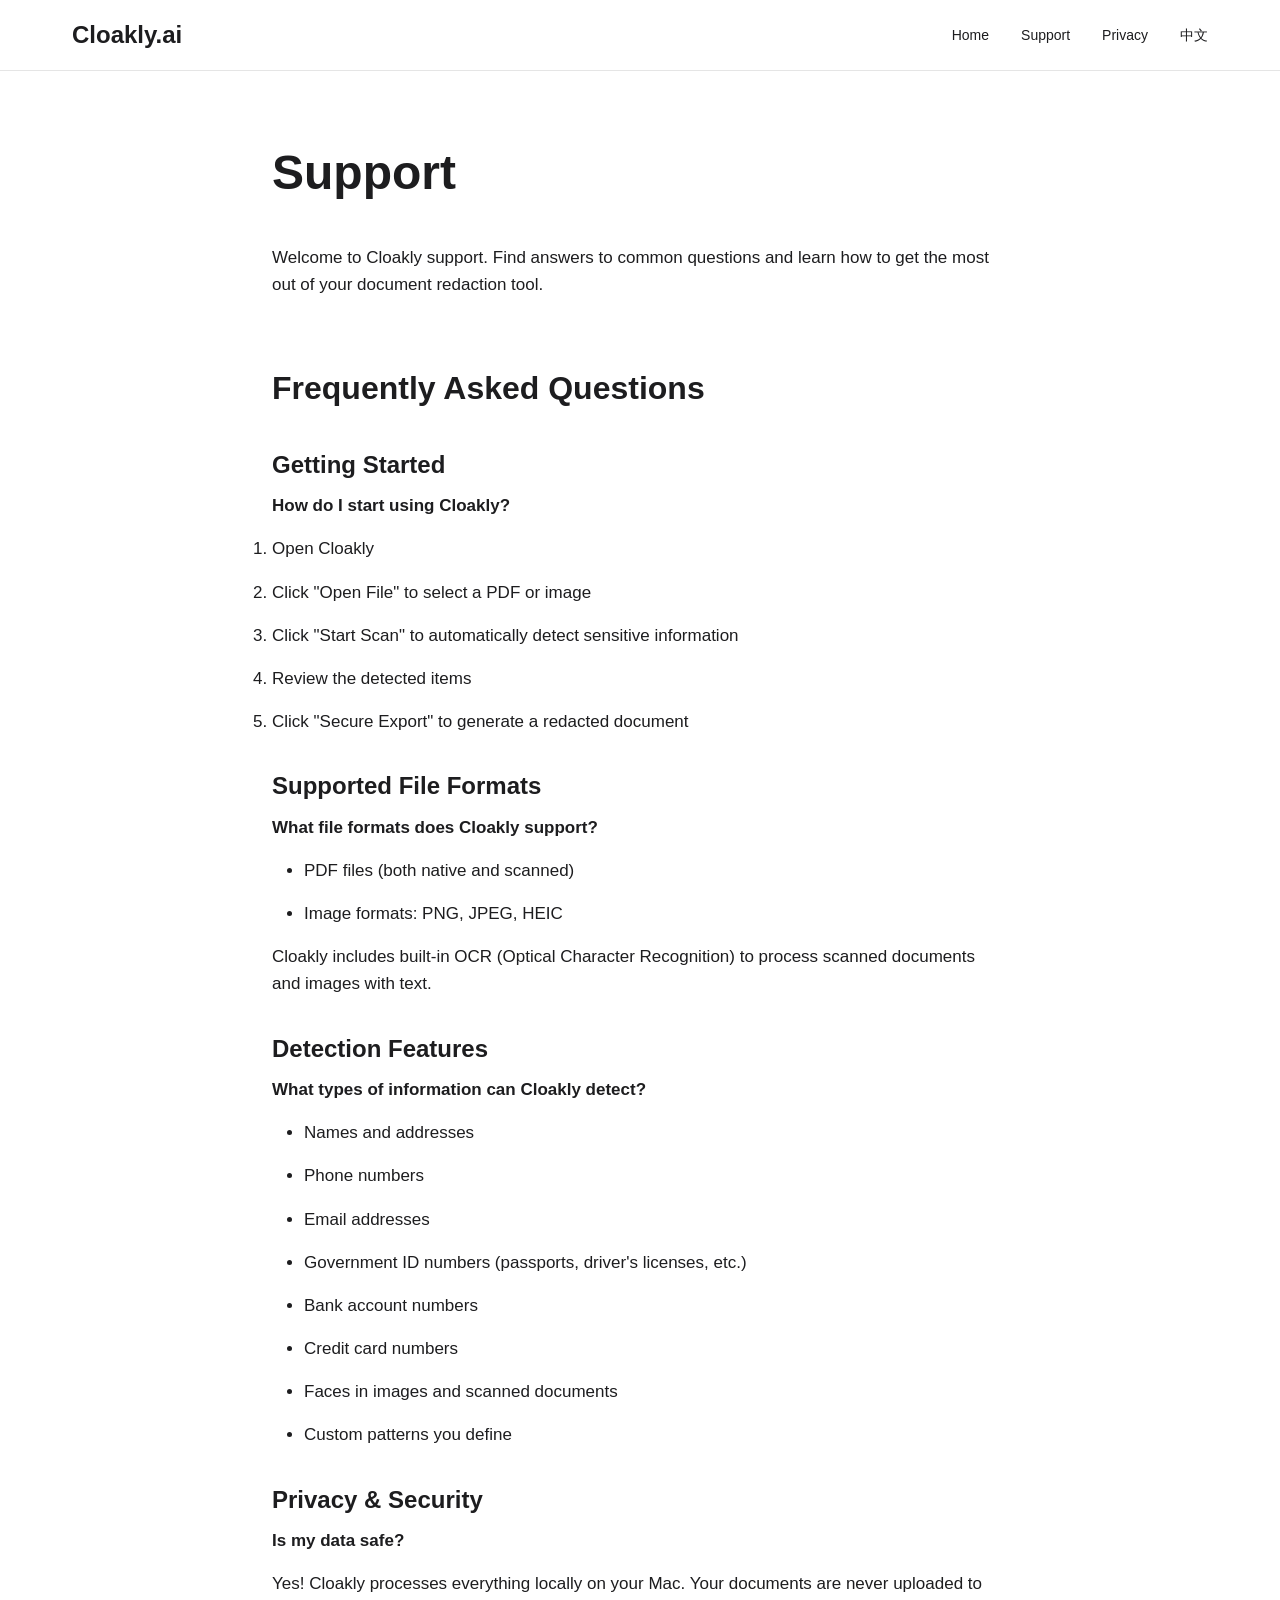
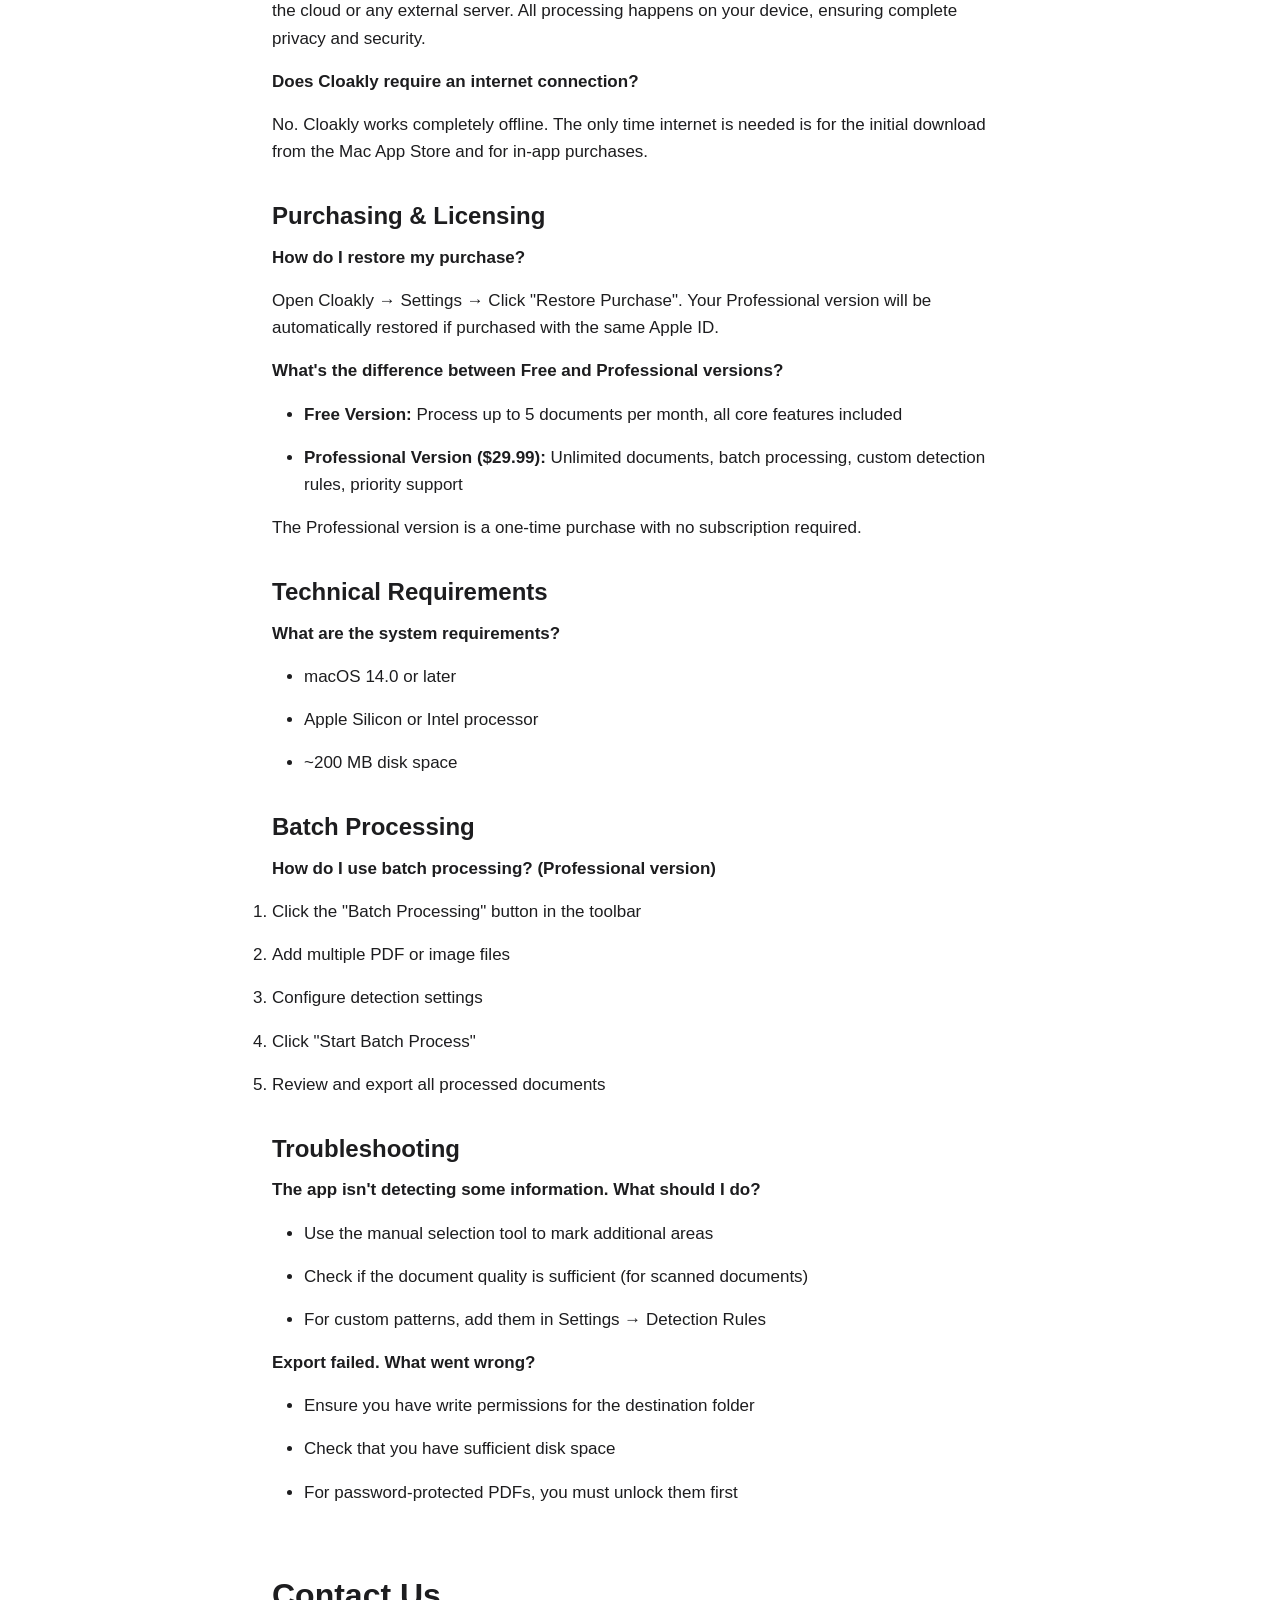
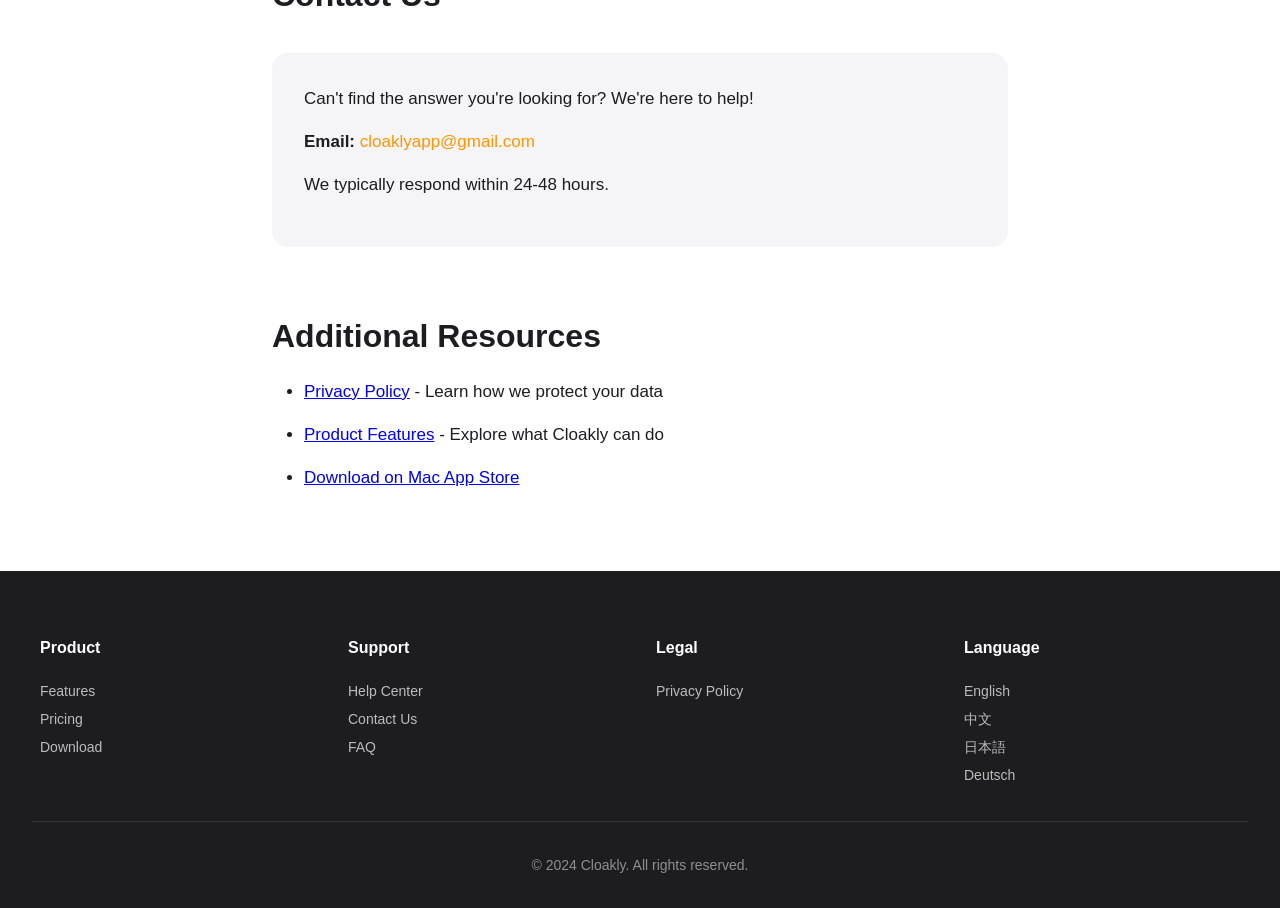
<file: support.html>
<!DOCTYPE html>
<html lang="en">
<head>
    <meta charset="UTF-8">
    <meta name="viewport" content="width=device-width, initial-scale=1.0">
    <meta name="description" content="Cloakly Support - Help center, FAQ, and contact information for Cloakly document redaction tool.">
    <title>Support - Cloakly</title>
    <link rel="stylesheet" href="css/style.css">
</head>
<body>
    <header>
        <nav>
            <a href="index.html" class="logo">Cloakly.ai</a>
            <ul class="nav-links">
                <li><a href="index.html">Home</a></li>
                <li><a href="support.html">Support</a></li>
                <li><a href="privacy.html">Privacy</a></li>
                <li><a href="index-zh.html">中文</a></li>
            </ul>
        </nav>
    </header>

    <main class="support-container">
        <h1>Support</h1>
        <p>Welcome to Cloakly support. Find answers to common questions and learn how to get the most out of your document redaction tool.</p>

        <h2 id="faq">Frequently Asked Questions</h2>

        <h3>Getting Started</h3>
        <p><strong>How do I start using Cloakly?</strong></p>
        <ol>
            <li>Open Cloakly</li>
            <li>Click "Open File" to select a PDF or image</li>
            <li>Click "Start Scan" to automatically detect sensitive information</li>
            <li>Review the detected items</li>
            <li>Click "Secure Export" to generate a redacted document</li>
        </ol>

        <h3>Supported File Formats</h3>
        <p><strong>What file formats does Cloakly support?</strong></p>
        <ul>
            <li>PDF files (both native and scanned)</li>
            <li>Image formats: PNG, JPEG, HEIC</li>
        </ul>
        <p>Cloakly includes built-in OCR (Optical Character Recognition) to process scanned documents and images with text.</p>

        <h3>Detection Features</h3>
        <p><strong>What types of information can Cloakly detect?</strong></p>
        <ul>
            <li>Names and addresses</li>
            <li>Phone numbers</li>
            <li>Email addresses</li>
            <li>Government ID numbers (passports, driver's licenses, etc.)</li>
            <li>Bank account numbers</li>
            <li>Credit card numbers</li>
            <li>Faces in images and scanned documents</li>
            <li>Custom patterns you define</li>
        </ul>

        <h3>Privacy & Security</h3>
        <p><strong>Is my data safe?</strong></p>
        <p>Yes! Cloakly processes everything locally on your Mac. Your documents are never uploaded to the cloud or any external server. All processing happens on your device, ensuring complete privacy and security.</p>

        <p><strong>Does Cloakly require an internet connection?</strong></p>
        <p>No. Cloakly works completely offline. The only time internet is needed is for the initial download from the Mac App Store and for in-app purchases.</p>

        <h3>Purchasing & Licensing</h3>
        <p><strong>How do I restore my purchase?</strong></p>
        <p>Open Cloakly → Settings → Click "Restore Purchase". Your Professional version will be automatically restored if purchased with the same Apple ID.</p>

        <p><strong>What's the difference between Free and Professional versions?</strong></p>
        <ul>
            <li><strong>Free Version:</strong> Process up to 5 documents per month, all core features included</li>
            <li><strong>Professional Version ($29.99):</strong> Unlimited documents, batch processing, custom detection rules, priority support</li>
        </ul>
        <p>The Professional version is a one-time purchase with no subscription required.</p>

        <h3>Technical Requirements</h3>
        <p><strong>What are the system requirements?</strong></p>
        <ul>
            <li>macOS 14.0 or later</li>
            <li>Apple Silicon or Intel processor</li>
            <li>~200 MB disk space</li>
        </ul>

        <h3>Batch Processing</h3>
        <p><strong>How do I use batch processing? (Professional version)</strong></p>
        <ol>
            <li>Click the "Batch Processing" button in the toolbar</li>
            <li>Add multiple PDF or image files</li>
            <li>Configure detection settings</li>
            <li>Click "Start Batch Process"</li>
            <li>Review and export all processed documents</li>
        </ol>

        <h3>Troubleshooting</h3>
        <p><strong>The app isn't detecting some information. What should I do?</strong></p>
        <ul>
            <li>Use the manual selection tool to mark additional areas</li>
            <li>Check if the document quality is sufficient (for scanned documents)</li>
            <li>For custom patterns, add them in Settings → Detection Rules</li>
        </ul>

        <p><strong>Export failed. What went wrong?</strong></p>
        <ul>
            <li>Ensure you have write permissions for the destination folder</li>
            <li>Check that you have sufficient disk space</li>
            <li>For password-protected PDFs, you must unlock them first</li>
        </ul>

        <h2 id="contact">Contact Us</h2>
        <div class="contact-box">
            <p>Can't find the answer you're looking for? We're here to help!</p>
            <p><strong>Email:</strong> <a href="mailto:cloaklyapp@gmail.com">cloaklyapp@gmail.com</a></p>
            <p>We typically respond within 24-48 hours.</p>
        </div>

        <h2>Additional Resources</h2>
        <ul>
            <li><a href="privacy.html">Privacy Policy</a> - Learn how we protect your data</li>
            <li><a href="index.html">Product Features</a> - Explore what Cloakly can do</li>
            <li><a href="https://apps.apple.com/app/cloakly">Download on Mac App Store</a></li>
        </ul>
    </main>

    <footer>
        <div class="footer-content">
            <div class="footer-section">
                <h4>Product</h4>
                <ul>
                    <li><a href="index.html">Features</a></li>
                    <li><a href="index.html#pricing">Pricing</a></li>
                    <li><a href="https://apps.apple.com/app/cloakly">Download</a></li>
                </ul>
            </div>
            <div class="footer-section">
                <h4>Support</h4>
                <ul>
                    <li><a href="support.html">Help Center</a></li>
                    <li><a href="support.html#contact">Contact Us</a></li>
                    <li><a href="support.html#faq">FAQ</a></li>
                </ul>
            </div>
            <div class="footer-section">
                <h4>Legal</h4>
                <ul>
                    <li><a href="privacy.html">Privacy Policy</a></li>
                </ul>
            </div>
            <div class="footer-section">
                <h4>Language</h4>
                <ul>
                    <li><a href="support.html">English</a></li>
                    <li><a href="support-zh.html">中文</a></li>
                    <li><a href="support-ja.html">日本語</a></li>
                    <li><a href="support-de.html">Deutsch</a></li>
                </ul>
            </div>
        </div>
        <div class="footer-bottom">
            <p>&copy; 2024 Cloakly. All rights reserved.</p>
        </div>
    </footer>
</body>
</html>
</file>
<file: css/style.css>
/* Cloakly Website Styles */
/* Modern, Clean Design with Orange Accent */

:root {
    --primary-orange: #FF9500;
    --dark-text: #1d1d1f;
    --gray-text: #86868b;
    --light-bg: #f5f5f7;
    --white: #ffffff;
    --border-radius: 16px;
    --spacing-xs: 8px;
    --spacing-sm: 16px;
    --spacing-md: 32px;
    --spacing-lg: 64px;
    --spacing-xl: 96px;
}

* {
    margin: 0;
    padding: 0;
    box-sizing: border-box;
}

body {
    font-family: -apple-system, BlinkMacSystemFont, 'SF Pro Display', 'Segoe UI', 'Helvetica Neue', Arial, sans-serif;
    color: var(--dark-text);
    line-height: 1.6;
    background: var(--white);
    -webkit-font-smoothing: antialiased;
    -moz-osx-font-smoothing: grayscale;
}

/* Header */
header {
    background: rgba(255, 255, 255, 0.8);
    backdrop-filter: blur(20px);
    border-bottom: 1px solid rgba(0, 0, 0, 0.1);
    position: sticky;
    top: 0;
    z-index: 1000;
}

nav {
    max-width: 1200px;
    margin: 0 auto;
    padding: var(--spacing-sm) var(--spacing-md);
    display: flex;
    justify-content: space-between;
    align-items: center;
}

.logo {
    font-size: 24px;
    font-weight: 600;
    color: var(--dark-text);
    text-decoration: none;
}

.nav-links {
    display: flex;
    gap: var(--spacing-md);
    list-style: none;
}

.nav-links a {
    color: var(--dark-text);
    text-decoration: none;
    font-size: 14px;
    transition: color 0.3s;
}

.nav-links a:hover {
    color: var(--primary-orange);
}

/* Hero Section */
.hero {
    text-align: center;
    padding: var(--spacing-xl) var(--spacing-md) var(--spacing-lg);
    max-width: 980px;
    margin: 0 auto;
}

.hero h1 {
    font-size: 56px;
    font-weight: 700;
    line-height: 1.1;
    margin-bottom: var(--spacing-sm);
    letter-spacing: -0.02em;
}

.hero .highlight {
    color: var(--primary-orange);
}

.hero p {
    font-size: 24px;
    color: var(--gray-text);
    margin-bottom: var(--spacing-md);
    font-weight: 400;
}

.cta-button {
    display: inline-block;
    background: var(--primary-orange);
    color: var(--white);
    padding: 14px 32px;
    border-radius: 980px;
    text-decoration: none;
    font-size: 17px;
    font-weight: 500;
    transition: all 0.3s;
    box-shadow: 0 4px 16px rgba(255, 149, 0, 0.3);
}

.cta-button:hover {
    transform: translateY(-2px);
    box-shadow: 0 6px 24px rgba(255, 149, 0, 0.4);
}

/* Features Section */
.features {
    background: var(--light-bg);
    padding: var(--spacing-lg) var(--spacing-md);
}

.features-container {
    max-width: 1200px;
    margin: 0 auto;
}

.section-title {
    font-size: 40px;
    font-weight: 700;
    text-align: center;
    margin-bottom: var(--spacing-lg);
}

.features-grid {
    display: grid;
    grid-template-columns: repeat(auto-fit, minmax(300px, 1fr));
    gap: var(--spacing-md);
    margin-bottom: var(--spacing-md);
}

.feature-card {
    background: var(--white);
    padding: var(--spacing-md);
    border-radius: var(--border-radius);
    box-shadow: 0 2px 8px rgba(0, 0, 0, 0.08);
}

.feature-icon {
    font-size: 48px;
    margin-bottom: var(--spacing-sm);
}

.feature-card h3 {
    font-size: 24px;
    font-weight: 600;
    margin-bottom: var(--spacing-xs);
}

.feature-card p {
    color: var(--gray-text);
    font-size: 16px;
    line-height: 1.5;
}

/* Use Cases Section */
.use-cases {
    padding: var(--spacing-lg) var(--spacing-md);
    max-width: 1200px;
    margin: 0 auto;
}

.use-cases-list {
    display: grid;
    grid-template-columns: repeat(auto-fit, minmax(250px, 1fr));
    gap: var(--spacing-md);
}

.use-case {
    padding: var(--spacing-md);
    background: var(--light-bg);
    border-radius: var(--border-radius);
}

.use-case h3 {
    font-size: 20px;
    margin-bottom: var(--spacing-xs);
}

.use-case p {
    color: var(--gray-text);
    font-size: 15px;
}

/* Pricing Section */
.pricing {
    background: var(--light-bg);
    padding: var(--spacing-lg) var(--spacing-md);
}

.pricing-container {
    max-width: 900px;
    margin: 0 auto;
    display: grid;
    grid-template-columns: repeat(auto-fit, minmax(280px, 1fr));
    gap: var(--spacing-md);
}

.pricing-card {
    background: var(--white);
    padding: var(--spacing-md);
    border-radius: var(--border-radius);
    box-shadow: 0 2px 8px rgba(0, 0, 0, 0.08);
    text-align: center;
}

.pricing-card.featured {
    border: 2px solid var(--primary-orange);
    position: relative;
}

.badge {
    background: var(--primary-orange);
    color: var(--white);
    padding: 4px 12px;
    border-radius: 12px;
    font-size: 12px;
    font-weight: 600;
    display: inline-block;
    margin-bottom: var(--spacing-xs);
}

.price {
    font-size: 48px;
    font-weight: 700;
    margin: var(--spacing-sm) 0;
}

.price-description {
    color: var(--gray-text);
    margin-bottom: var(--spacing-md);
    font-size: 14px;
}

.features-list {
    list-style: none;
    margin-bottom: var(--spacing-md);
    text-align: left;
}

.features-list li {
    padding: var(--spacing-xs) 0;
    font-size: 15px;
}

.features-list li::before {
    content: "✓ ";
    color: var(--primary-orange);
    font-weight: 600;
    margin-right: 8px;
}

/* Footer */
footer {
    background: var(--dark-text);
    color: var(--white);
    padding: var(--spacing-lg) var(--spacing-md) var(--spacing-md);
}

.footer-content {
    max-width: 1200px;
    margin: 0 auto;
    display: grid;
    grid-template-columns: repeat(auto-fit, minmax(200px, 1fr));
    gap: var(--spacing-md);
    margin-bottom: var(--spacing-md);
}

.footer-section h4 {
    margin-bottom: var(--spacing-sm);
    font-size: 16px;
}

.footer-section ul {
    list-style: none;
}

.footer-section a {
    color: rgba(255, 255, 255, 0.7);
    text-decoration: none;
    font-size: 14px;
    line-height: 2;
    transition: color 0.3s;
}

.footer-section a:hover {
    color: var(--primary-orange);
}

.footer-bottom {
    text-align: center;
    padding-top: var(--spacing-md);
    border-top: 1px solid rgba(255, 255, 255, 0.1);
    color: rgba(255, 255, 255, 0.5);
    font-size: 14px;
}

/* Support Page Specific */
.support-container {
    max-width: 800px;
    margin: 0 auto;
    padding: var(--spacing-lg) var(--spacing-md);
}

.support-container h1 {
    font-size: 48px;
    margin-bottom: var(--spacing-md);
}

.support-container h2 {
    font-size: 32px;
    margin-top: var(--spacing-lg);
    margin-bottom: var(--spacing-sm);
}

.support-container h3 {
    font-size: 24px;
    margin-top: var(--spacing-md);
    margin-bottom: var(--spacing-xs);
}

.support-container p, .support-container li {
    font-size: 17px;
    line-height: 1.6;
    color: var(--dark-text);
    margin-bottom: var(--spacing-sm);
}

.support-container ul {
    margin-left: var(--spacing-md);
}

.contact-box {
    background: var(--light-bg);
    padding: var(--spacing-md);
    border-radius: var(--border-radius);
    margin: var(--spacing-md) 0;
}

.contact-box a {
    color: var(--primary-orange);
    text-decoration: none;
    font-weight: 500;
}

/* Privacy Page Specific */
.privacy-container {
    max-width: 800px;
    margin: 0 auto;
    padding: var(--spacing-lg) var(--spacing-md);
}

.privacy-container h1 {
    font-size: 48px;
    margin-bottom: var(--spacing-sm);
}

.privacy-container h2 {
    font-size: 32px;
    margin-top: var(--spacing-lg);
    margin-bottom: var(--spacing-sm);
}

.privacy-container h3 {
    font-size: 24px;
    margin-top: var(--spacing-md);
    margin-bottom: var(--spacing-xs);
}

.privacy-container p, .privacy-container li {
    font-size: 17px;
    line-height: 1.6;
    color: var(--dark-text);
    margin-bottom: var(--spacing-sm);
}

.privacy-container ul {
    margin-left: var(--spacing-md);
}

.last-updated {
    color: var(--gray-text);
    font-size: 14px;
    margin-bottom: var(--spacing-md);
}

/* Responsive Design */
@media (max-width: 768px) {
    .hero h1 {
        font-size: 40px;
    }
    
    .hero p {
        font-size: 20px;
    }
    
    .section-title {
        font-size: 32px;
    }
    
    .nav-links {
        display: none;
    }
    
    .features-grid {
        grid-template-columns: 1fr;
    }
    
    .pricing-container {
        grid-template-columns: 1fr;
    }
}

@media (max-width: 480px) {
    .hero h1 {
        font-size: 32px;
    }
    
    .hero p {
        font-size: 18px;
    }
    
    nav {
        padding: var(--spacing-sm);
    }
}
</file>
